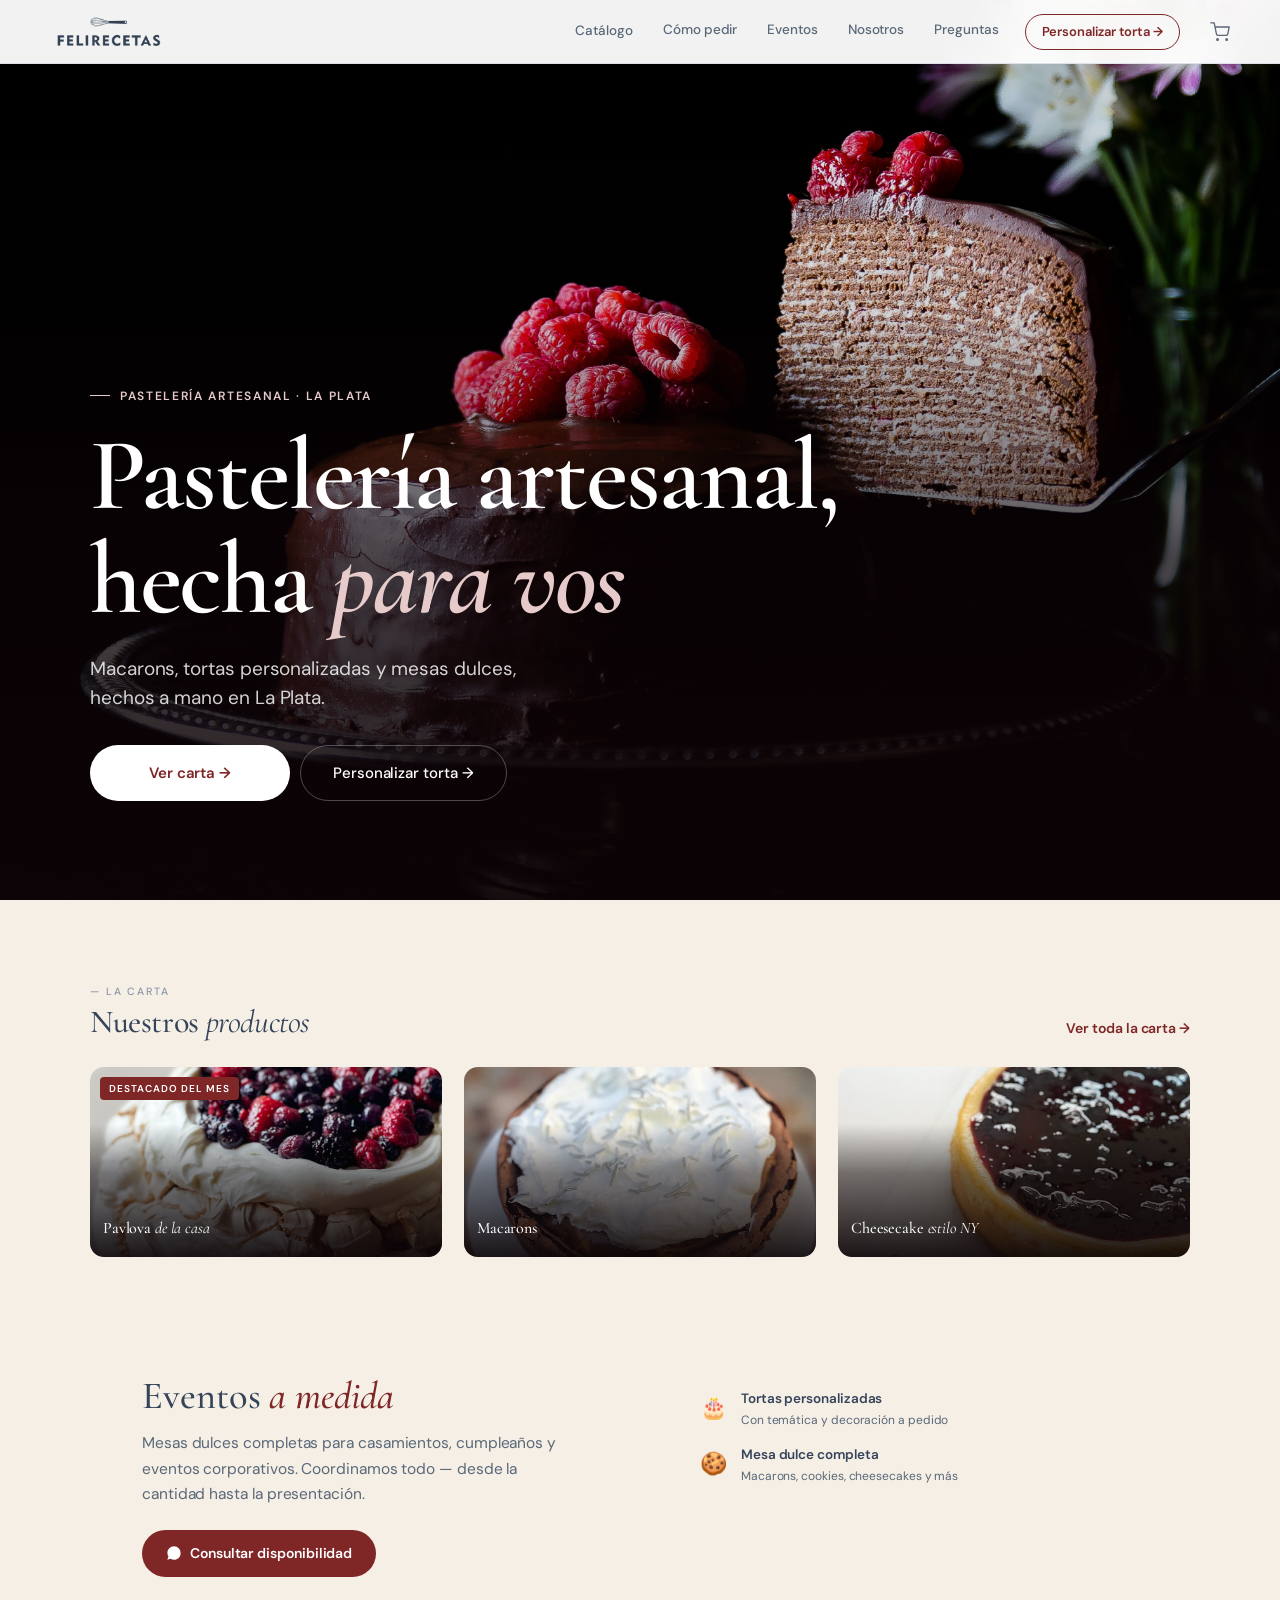
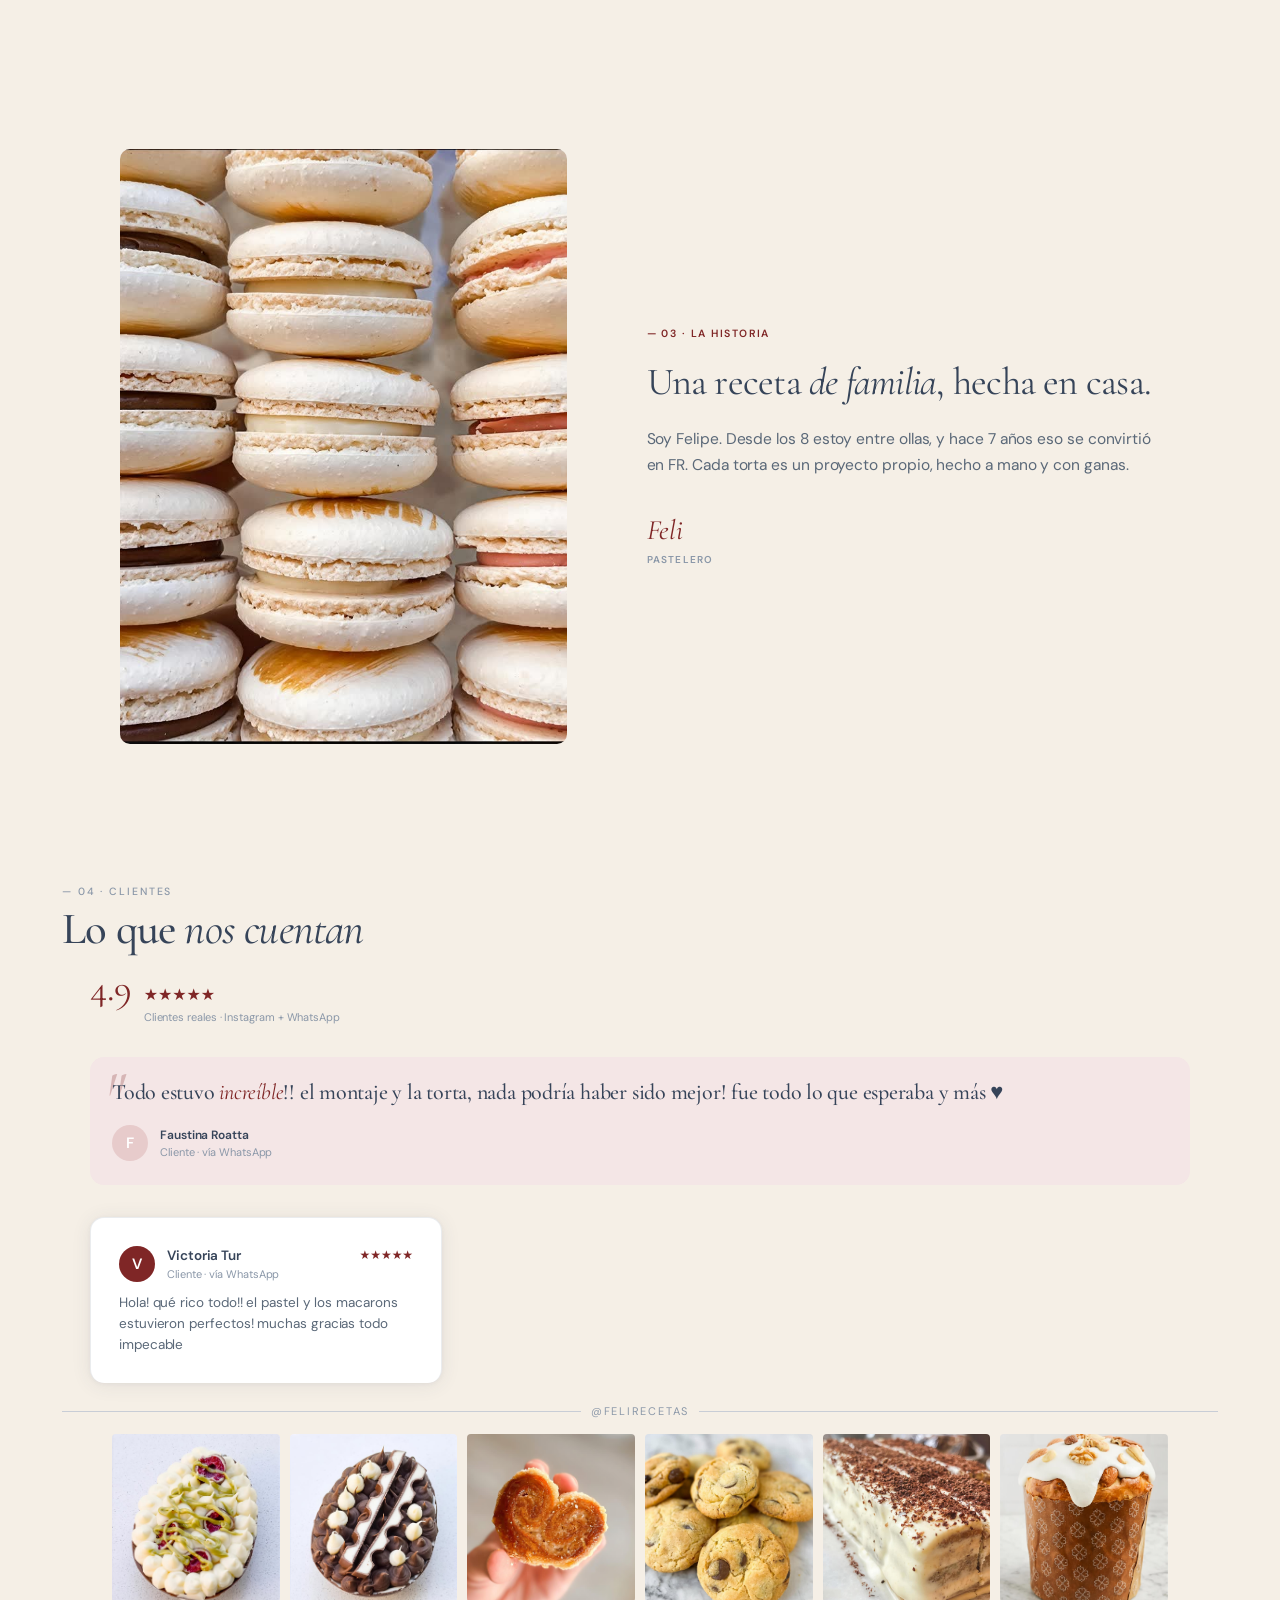
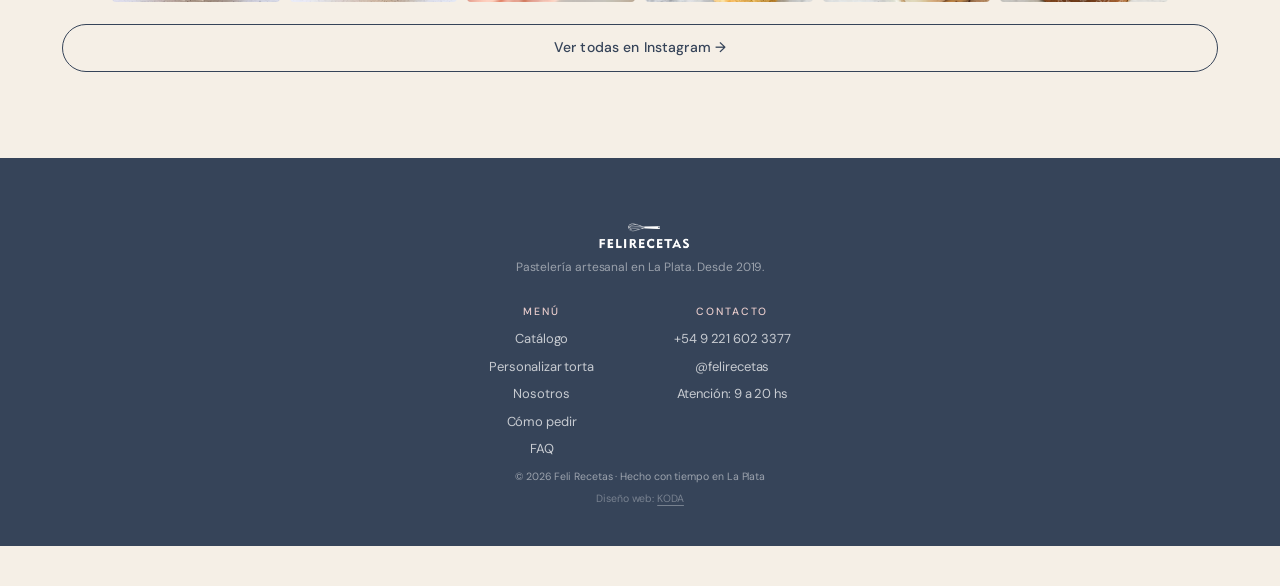
<file: index.html>
<!doctype html>
<html lang="es">
<head>
  <meta charset="utf-8"/>
  <script>document.documentElement.dataset.palette='v2';</script>
  <meta name="viewport" content="width=device-width,initial-scale=1"/>
  <title>Feli Recetas · Pastelería artesanal en La Plata</title>
  <meta name="description" content="Pastelería artesanal en La Plata. Macarons, tortas personalizadas, cheesecakes y más. Pedidos por WhatsApp con 48hs de anticipación."/>
  <meta name="theme-color" content="#EFEFEF"/>

  <!-- Open Graph / WhatsApp preview -->
  <meta property="og:type"        content="website"/>
  <meta property="og:url"         content="https://felirecetas.vercel.app/"/>
  <meta property="og:title"       content="Feli Recetas · Pastelería artesanal en La Plata"/>
  <meta property="og:description" content="Pastelería de cocina chica en La Plata. Macarons, tortas personalizadas, cheesecakes y más. Pedidos por WhatsApp con 48hs de anticipación."/>
  <meta property="og:image"       content="https://felirecetas.vercel.app/split-hero.jpg"/>
  <meta property="og:image:width"  content="1200"/>
  <meta property="og:image:height" content="630"/>

  <link rel="preconnect" href="https://fonts.googleapis.com"/>
  <link rel="preconnect" href="https://fonts.gstatic.com" crossorigin/>
  <link href="https://fonts.googleapis.com/css2?family=Cormorant+Garamond:ital,wght@0,400;0,500;0,600;1,400;1,500&family=DM+Sans:wght@400;500;600&family=Instrument+Serif:ital@0;1&display=swap" rel="stylesheet"/>
  <link rel="stylesheet" href="styles.css"/>
  <link rel="stylesheet" href="mag.css"/>
  <style>
    /* ── Draft resume banner ── */
    #draft-banner {
      display: none;
      animation: draftSlideDown .25s ease;
    }
    @keyframes draftSlideDown {
      from { transform: translateY(-10px); opacity: 0; }
      to   { transform: translateY(0);     opacity: 1; }
    }
    .draft-banner-inner {
      background: #FFFFFF;
      border: 1px solid rgba(54,68,89,.13);
      border-left: 3px solid #7F2626;
      border-radius: 10px;
      padding: 10px 12px;
      display: flex;
      align-items: center;
      gap: 10px;
      box-shadow: 0 4px 18px rgba(54,68,89,.13);
      pointer-events: auto;
      max-width: 430px;
      margin: 0 auto;
    }
    .draft-icon {
      flex-shrink: 0;
      width: 34px; height: 34px;
      background: rgba(127,38,38,.08);
      border-radius: 8px;
      display: flex; align-items: center; justify-content: center;
    }
    .draft-info {
      flex: 1;
      min-width: 0;
    }
    .draft-title {
      font-family: 'DM Sans', sans-serif;
      font-size: 10px; font-weight: 600;
      letter-spacing: 0.8px; text-transform: uppercase;
      color: #7F2626; margin-bottom: 2px;
    }
    .draft-desc {
      font-family: 'DM Sans', sans-serif;
      font-size: 12px; color: rgba(54,68,89,.65);
      white-space: nowrap; overflow: hidden; text-overflow: ellipsis;
    }
    .draft-continue {
      font-family: 'DM Sans', sans-serif;
      font-size: 12px; font-weight: 500;
      color: #FFFFFF; background: #7F2626;
      text-decoration: none;
      padding: 0 13px; height: 32px; border-radius: 6px;
      display: flex; align-items: center;
      white-space: nowrap; flex-shrink: 0;
      transition: opacity .15s;
    }
    .draft-continue:hover { opacity: .85; }
    .draft-dismiss {
      background: none; border: none; cursor: pointer;
      padding: 5px; color: rgba(54,68,89,.32);
      flex-shrink: 0; display: flex; align-items: center;
      transition: color .15s;
    }
    .draft-dismiss:hover { color: rgba(54,68,89,.65); }


    /* Ejemplos modal → bottom sheet en mobile */
    @media (max-width: 767px) {
      #ejemplosModal {
        align-items: flex-end !important;
        padding: 0 !important;
      }
      #ejemplosModal > div {
        border-radius: 18px 18px 0 0 !important;
        max-height: 85vh !important;
        max-width: 100% !important;
        width: 100% !important;
      }
      #ejemplosModal > div > div:last-child {
        grid-template-columns: 1fr !important;
        padding: 16px 16px 32px !important;
        gap: 12px !important;
      }
    }

    /* ── Modal: descripción truncada ── */
    .pm-desc-clamp {
      display: -webkit-box;
      -webkit-line-clamp: 2;
      -webkit-box-orient: vertical;
      overflow: hidden;
    }
    .pm-desc-clamp.pm-desc-expanded {
      display: block;
      overflow: visible;
    }

    /* ── Badge pop al agregar al carrito ── */
    @keyframes badgePop {
      0%   { transform: scale(1); }
      35%  { transform: scale(1.65); }
      65%  { transform: scale(0.85); }
      100% { transform: scale(1); }
    }
    .badge-pop { animation: badgePop 0.38s cubic-bezier(0.34,1.56,0.64,1); }

    /* ── Producto modal — animaciones ── */
    @keyframes pmSheetUp {
      from { transform: translateY(100%); }
      to   { transform: translateY(0); }
    }
    @keyframes pmSheetDown {
      from { transform: translateY(0); }
      to   { transform: translateY(105%); }
    }
    #productModal.pm-open #productModalInner {
      animation: pmSheetUp 0.32s cubic-bezier(0.32, 0.72, 0, 1);
    }
    #productModalInner.pm-closing {
      animation: pmSheetDown 0.28s cubic-bezier(0.4, 0, 1, 1) forwards;
    }

    /* ═══ HERO FULL-BLEED ═══ */
    .hero-fullbleed {
      position: relative;
      height: 100vh !important;
      overflow: hidden;
      display: flex;
      flex-direction: column;
      justify-content: flex-end;
      background: #1c0f14 !important;
    }
    @supports (height: 100svh) {
      .hero-fullbleed { height: 100svh !important; }
    }
    .hero-bg {
      position: absolute;
      inset: 0;
      background-image: url('hero.jpg');
      background-size: cover;
      background-position: center 30%;
      animation: heroZoom 12s ease-out forwards;
      z-index: 0;
    }
    @keyframes heroZoom {
      from { transform: scale(1.04); }
      to   { transform: scale(1.00); }
    }
    .hero-fullbleed::before {
      content: '';
      position: absolute;
      inset: 0;
      background: linear-gradient(to top,
        rgba(12,3,6,.96)  0%,
        rgba(12,3,6,.72) 38%,
        rgba(12,3,6,.15) 65%,
        rgba(12,3,6,.04) 100%);
      z-index: 1;
    }
    /* Topbar flotante dentro del hero */
    .hero-topbar {
      position: absolute;
      top: 0; left: 0; right: 0;
      z-index: 3;
      display: flex;
      align-items: center;
      justify-content: space-between;
      padding: 20px 24px;
    }
    .hero-logo {
      font-family: 'Cormorant Garamond', serif;
      font-weight: 600;
      font-size: 20px;
      letter-spacing: .12em;
      text-transform: uppercase;
      color: #fff;
    }
    .hero-wa-pill {
      display: flex;
      align-items: center;
      gap: 6px;
      font-family: 'DM Sans', sans-serif;
      font-size: 12px;
      font-weight: 500;
      color: #fff;
      background: rgba(255,255,255,.14);
      backdrop-filter: blur(10px);
      -webkit-backdrop-filter: blur(10px);
      border: 1px solid rgba(255,255,255,.25);
      padding: 8px 16px;
      border-radius: 999px;
      text-decoration: none;
      transition: background .15s;
    }
    .hero-wa-pill:hover { background: rgba(255,255,255,.22); }
    /* Contenido inferior */
    .hero-content {
      position: relative;
      z-index: 2;
      padding: 0 24px 44px;
      animation: heroFadeUp .9s ease both;
      animation-delay: .2s;
    }
    @keyframes heroFadeUp {
      from { opacity: 0; transform: translateY(18px); }
      to   { opacity: 1; transform: translateY(0);    }
    }
    .hero-eyebrow {
      display: flex;
      align-items: center;
      gap: 10px;
      font-family: 'DM Sans', sans-serif;
      font-size: 10px;
      font-weight: 600;
      letter-spacing: .14em;
      text-transform: uppercase;
      color: var(--surface-dark-accent);
      margin-bottom: 12px;
    }
    .hero-eyebrow::before {
      content: '';
      display: block;
      width: 20px; height: 1px;
      background: var(--surface-dark-accent);
      flex-shrink: 0;
    }
    .hero-title {
      font-family: 'Cormorant Garamond', serif;
      font-weight: 600;
      font-size: clamp(38px, 11vw, 54px);
      line-height: 1.05;
      color: #FFFFFF;
      margin: 0 0 22px;
    }
    .hero-title em {
      font-style: italic;
      color: var(--surface-dark-accent);
    }
    /* Bajada del hero: solo desktop (en mobile no se muestra) */
    .hero-sub {
      display: none;
      font-family: 'DM Sans', sans-serif;
      font-size: 19px;
      line-height: 1.55;
      color: rgba(255,255,255,.82);
      max-width: 34ch;
      margin: 0 0 32px;
    }
    .hero-ctas {
      display: flex;
      flex-direction: column;
      gap: 10px;
    }
    .hero-btn-primary {
      display: flex; align-items: center; justify-content: center;
      font-family: 'DM Sans', sans-serif;
      font-size: 14px; font-weight: 600;
      color: #7F2626;
      background: #FFFFFF;
      border-radius: 999px;
      padding: 14px 24px;
      text-decoration: none;
      transition: opacity .15s;
    }
    .hero-btn-primary:hover { opacity: .88; }
    .hero-btn-secondary {
      display: flex; align-items: center; justify-content: center;
      font-family: 'DM Sans', sans-serif;
      font-size: 14px; font-weight: 500;
      color: #fff;
      background: transparent;
      border: 1px solid rgba(255,255,255,.28);
      border-radius: 999px;
      padding: 14px 24px;
      text-decoration: none;
      transition: background .15s;
    }
    .hero-btn-secondary:hover { background: rgba(255,255,255,.09); }
    @media (min-width: 768px) {
      .hero-ctas        { flex-direction: row; }
      .hero-btn-primary,
      .hero-btn-secondary { min-width: 200px; }
      .hero-topbar  { padding: 28px 50px; }
      .hero-logo    { font-size: 22px; }

      /* ── Desktop cinematográfico: contenido grande, en el tercio inferior, con aire ── */
      .hero-content {
        width: 100%;
        max-width: 1200px;
        margin: 0 auto;
        padding: 0 50px 11vh;
      }
      .hero-eyebrow { font-size: 12px; margin-bottom: 18px; }
      .hero-title {
        font-size: clamp(60px, 8vw, 104px);
        line-height: 1.02;
        letter-spacing: -.02em;
        max-width: 16ch;
        margin-bottom: 22px;
      }
      .hero-sub { display: block; }
      .hero-btn-primary,
      .hero-btn-secondary {
        padding: 16px 32px;
        font-size: 15px;
      }
    }
    /* ═══ FIN HERO ═══ */

    /* ── Vistas: main (inicio) vs catálogo ── */

    /* Cuando se muestra el catálogo: ocultar secciones principales */
    body.showing-catalogo #inicio,
    body.showing-catalogo #historia,
    body.showing-catalogo #eventos,
    body.showing-catalogo .cta-libre,
    body.showing-catalogo #como-pedir,
    body.showing-catalogo #testimonios,
    body.showing-catalogo #faq,
    body.showing-catalogo .final-cta,
    body.showing-catalogo .site-footer,
    body.showing-catalogo .page-bottom,
    body.showing-catalogo .personalizar-banner { display: none !important; }

    /* Cuando se muestra el inicio: ocultar catálogo */
    body:not(.showing-catalogo) #catalogo,
    body:not(.showing-catalogo) .cta-libre { display: none !important; }

    /* Padding-top en catálogo para compensar el header fijo */
    body.showing-catalogo #catalogo { padding-top: 56px !important; }
    @media (min-width: 768px) {
      body.showing-catalogo #catalogo { padding-top: 72px !important; }
    }

    /* ── Catálogo preview (solo desktop): oculto en mobile y dentro de las vistas ── */
    .catalogo-preview { display: none; }
    body.showing-catalogo #catalogo-preview,
    body.showing-comopedir #catalogo-preview,
    body.showing-faq #catalogo-preview { display: none !important; }
    @media (min-width: 768px) {
      body:not(.showing-catalogo):not(.showing-comopedir):not(.showing-faq) .catalogo-preview {
        display: block;
        padding: 84px 50px 0;
      }
      .cp-head {
        display: flex;
        justify-content: space-between;
        align-items: flex-end;
        margin-bottom: 28px;
      }
      .cp-viewall {
        font-family: var(--sans);
        font-size: 14px; font-weight: 600;
        color: var(--wine);
        text-decoration: none;
        white-space: nowrap;
        transition: opacity .15s;
      }
      .cp-viewall:hover { opacity: .7; }
      .cp-grid {
        display: grid;
        grid-template-columns: repeat(3, 1fr);
        gap: 22px;
      }
      .cp-grid .product-card .card-img { height: 260px !important; }
      .cp-grid .product-card .card-body .caption { display: block !important; }
    }

    /* ── Vista "Cómo pedir": sección fuera del scroll, aparece solo desde el menú ── */
    body.showing-comopedir #inicio,
    body.showing-comopedir #historia,
    body.showing-comopedir #eventos,
    body.showing-comopedir .cta-libre,
    body.showing-comopedir #catalogo,
    body.showing-comopedir #testimonios,
    body.showing-comopedir #faq,
    body.showing-comopedir .final-cta,
    body.showing-comopedir .site-footer,
    body.showing-comopedir .page-bottom,
    body.showing-comopedir .personalizar-banner { display: none !important; }

    /* "Cómo pedir" vive fuera del scroll principal: solo visible en su propia vista */
    body:not(.showing-comopedir) #como-pedir { display: none !important; }

    /* Padding-top para compensar el header fijo */
    body.showing-comopedir #como-pedir { padding-top: 76px !important; }
    @media (min-width: 768px) {
      body.showing-comopedir #como-pedir { padding-top: 96px !important; }
    }

    /* ── Vista "FAQ": sección fuera del scroll, aparece solo desde el menú ── */
    body.showing-faq #inicio,
    body.showing-faq #historia,
    body.showing-faq #eventos,
    body.showing-faq .cta-libre,
    body.showing-faq #catalogo,
    body.showing-faq #como-pedir,
    body.showing-faq #testimonios,
    body.showing-faq .final-cta,
    body.showing-faq .site-footer,
    body.showing-faq .page-bottom,
    body.showing-faq .personalizar-banner { display: none !important; }

    /* El FAQ vive fuera del scroll principal: solo visible en su propia vista */
    body:not(.showing-faq) #faq { display: none !important; }

    /* Padding-top para compensar el header fijo */
    body.showing-faq #faq { padding-top: 76px !important; }
    @media (min-width: 768px) {
      body.showing-faq #faq { padding-top: 96px !important; }
    }

    /* ── Topbar: siempre visible, color según posición ── */
    .topbar {
      position: fixed !important;
      top: 0; left: 0; right: 0;
      transition: background .25s ease, border-color .25s ease;
    }
    /* Hero: fondo negro/oscuro, íconos blancos */
    body .topbar.topbar-in-hero {
      background: rgba(10,4,6,.72);
      border-bottom: 1px solid rgba(255,255,255,.08);
    }
    body .topbar.topbar-in-hero .logo,
    body .topbar.topbar-in-hero .topbar-btn { color: rgba(255,255,255,.9); }
    /* Logo imagen: blanco sobre hero */
    body .topbar.topbar-in-hero .logo-img-mobile {
      filter: brightness(0) invert(1);
    }
    /* La topbar del hero (logo+WA original) sigue oculta */
    .hero-topbar { display: none !important; }
    /* Side menu: glassmorphism — adapta al fondo que haya detrás */
    .side-menu {
      background: rgba(0,0,0,.32) !important;
      backdrop-filter: blur(24px) saturate(160%) !important;
      -webkit-backdrop-filter: blur(24px) saturate(160%) !important;
      box-shadow: 0 0 40px rgba(0,0,0,.25) !important;
    }
    .side-menu .logo,
    .side-menu .topbar-btn { color: rgba(255,255,255,.9) !important; }
    .side-menu .menu-item-title { color: rgba(255,255,255,.92) !important; }
    .side-menu .caption,
    .side-menu .num { color: rgba(255,255,255,.45) !important; }
    .side-menu .menu-item { border-bottom-color: rgba(255,255,255,.1) !important; }
    .side-menu .menu-item:hover { background: rgba(255,255,255,.07) !important; }
    .side-menu hr.rule-soft { border-color: rgba(255,255,255,.1) !important; }
    .side-menu .side-menu-footer { border-top-color: rgba(255,255,255,.1) !important; }
    /* Banner "seguir personalizando": vive dentro del hero, no sigue al scrollear */
    #draft-banner {
      position: absolute !important;
      bottom: auto !important;
      top: 58px;
      left: 12px; right: 12px;
      z-index: 10;
      padding: 0;
      pointer-events: none;
    }
    /* Banner transparente oscuro (siempre dentro del hero) */
    #inicio .draft-banner-inner {
      background: rgba(10,4,6,.52);
      border: 1px solid rgba(255,255,255,.15);
      border-left: 3px solid var(--surface-dark-accent);
      box-shadow: none;
      margin: 0;
    }
    #inicio .draft-title   { color: var(--surface-dark-accent); }
    #inicio .draft-desc    { color: rgba(255,255,255,.65); }
    #inicio .draft-icon    { background: rgba(255,255,255,.10); }
    #inicio .draft-icon svg { stroke: var(--surface-dark-accent); }
    #inicio .draft-dismiss { color: rgba(255,255,255,.4); }
    #inicio .draft-continue { background: rgba(255,255,255,.18); color: #fff; }
    /* ── Split-header (desktop): fixed, oculto durante el hero ── */
    .split-header {
      position: fixed !important;
      left: 0; right: 0; top: 0; width: 100%; box-sizing: border-box;
      transform: translateY(-100%) !important;
      opacity: 0 !important;
      pointer-events: none !important;
      transition: transform .3s ease, opacity .25s ease !important;
    }
    .split-header.nav-visible {
      transform: translateY(0) !important;
      opacity: 1 !important;
      pointer-events: auto !important;
    }
    /* ── Tabbar: ocultar durante el hero ── */
    .tabbar {
      transition: transform .35s cubic-bezier(.34,1.4,.64,1), opacity .25s ease;
    }
    .tabbar.nav-hidden {
      transform: translateX(-50%) translateY(110%) !important;
      opacity: 0;
      pointer-events: none;
    }
    /* Desktop: tabbar siempre visible como header */
    @media (min-width: 768px) {
      .tabbar.nav-hidden {
        transform: none !important;
        opacity: 1 !important;
        pointer-events: auto !important;
      }
    }

    /* WA FAB sube cuando el banner está activo */
    @media (max-width: 767px) {
      /* En mobile la tab "Pedir" ya cubre el CTA de WhatsApp — ocultamos el FAB para no duplicar */
      .whatsapp-fab {
        display: none !important;
      }
      .whatsapp-fab.draft-lifted {
        bottom: 150px;
      }
      .whatsapp-fab.hero-visible {
        opacity: 0;
        visibility: hidden;
        pointer-events: none;
      }
    }

    /* Espacio para que el tabbar no tape el último producto */
    .products-grid { padding-bottom: 100px !important; }

    /* ── Catalog cards: gradient overlay design ── */

    /* Alturas */
    .product-card-big .card-img                 { height: 280px !important; }
    .product-card:not(.product-card-big) .card-img { height: 190px !important; }

    /* Degradado oscuro en la parte de abajo de cada foto */
    .product-card .card-img::after {
      content: '';
      position: absolute;
      inset: 0;
      background: linear-gradient(
        to top,
        rgba(10,4,6,.92) 0%,
        rgba(10,4,6,.52) 44%,
        transparent 70%
      );
      pointer-events: none;
      z-index: 0;
    }

    /* Card: el body flota encima de la imagen */
    .product-card { position: relative !important; border: none !important; }
    .product-card .card-body {
      position: absolute;
      bottom: 0; left: 0; right: 0;
      padding: 10px 13px 14px;
      z-index: 2;
    }

    /* Textos en blanco */
    .product-card .card-body .h3            { color: #fff !important; font-size: 16px; line-height: 1.2; }
    .product-card-big .card-body .h3        { font-size: 20px !important; }
    .product-card .card-body .caption       { color: rgba(255,255,255,.70) !important; margin-top: 3px; }
    .product-card .card-body .price-serif   { color: rgba(255,255,255,.95) !important; font-size: 14px; }
    .product-card-big .card-body .price-serif { font-size: 17px !important; }
    .product-card .card-row                 { margin-top: 5px; }

    /* Ocultar botón "Ver detalles" — toda la card es el CTA */
    .product-card .card-row > span:last-child { display: none !important; }

    /* En cards pequeñas ocultar descripción (poco espacio) */
    .product-card:not(.product-card-big) .card-body .caption { display: none !important; }

    /* Badge queda encima del degradado */
    .product-card .card-img .chip-tag { z-index: 3; }

    /* ── Hover lift en tarjetas (solo en dispositivos con cursor real) ── */
    @media (hover: hover) {
      .product-card {
        transition: transform .2s cubic-bezier(0.4,0,0.2,1),
                    box-shadow .2s cubic-bezier(0.4,0,0.2,1);
      }
      .product-card:hover {
        transform: translateY(-5px);
        box-shadow: 0 12px 36px rgba(54,68,89,.22), 0 3px 10px rgba(54,68,89,.10);
      }
      .product-card:hover .card-img {
        filter: brightness(1.04);
        transition: filter .2s ease;
      }
    }

    /* ── Lightbox de galería ── */
    #lightbox {
      display: none;
      position: fixed;
      inset: 0;
      background: rgba(0,0,0,.88);
      z-index: 2000;
      align-items: center;
      justify-content: center;
      cursor: zoom-out;
      padding: 24px;
      box-sizing: border-box;
    }
    #lightbox.open { display: flex; }
    #lightbox img {
      max-width: 100%;
      max-height: 82vh;
      border-radius: 12px;
      object-fit: contain;
      box-shadow: 0 8px 40px rgba(0,0,0,.5);
      animation: lb-in .18s ease;
    }
    @keyframes lb-in {
      from { opacity: 0; transform: scale(.94); }
      to   { opacity: 1; transform: scale(1); }
    }
    .lightbox-close {
      position: fixed;
      top: 18px; right: 18px;
      width: 36px; height: 36px;
      border-radius: 50%;
      border: none;
      background: rgba(255,255,255,.15);
      color: #fff;
      font-size: 18px;
      line-height: 1;
      cursor: pointer;
      display: flex; align-items: center; justify-content: center;
    }
    .instagram-grid .cell {
      cursor: pointer;
      transition: opacity .18s;
    }
    .instagram-grid .cell:active { opacity: .75; }

    /* ── Card compartida: Cómo pedir + Eventos ── */
    .section-card {
      background: var(--surface-soft);
      border-radius: 16px;
      border-left: 4px solid var(--wine);
      overflow: hidden;
      margin: 0 22px;
    }
    #como-pedir,
    #eventos { --surface-soft: var(--c-white); }
    .eventos-badge {
      display: inline-block;
      background: var(--wine);
      color: #fff;
      font-family: var(--sans);
      font-size: 10px;
      font-weight: 700;
      letter-spacing: .1em;
      text-transform: uppercase;
      padding: 4px 10px;
      border-radius: 999px;
      white-space: nowrap;
      flex-shrink: 0;
    }

    /* ── Cómo pedir: toggle desplegable ── */
    .howto-toggle {
      display: flex;
      align-items: flex-start;
      justify-content: space-between;
      width: 100%;
      padding: 20px 20px 16px;
      background: none;
      border: none;
      cursor: pointer;
      text-align: left;
      gap: 12px;
    }
    .howto-toggle:focus-visible {
      outline: 2px solid var(--wine);
      outline-offset: 2px;
      border-radius: 2px;
    }
    .howto-toggle-text { flex: 1; min-width: 0; }
    .howto-pill {
      display: inline-block;
      margin-top: 10px;
      padding: 5px 12px;
      border-radius: 999px;
      border: 1.5px solid var(--wine);
      color: var(--wine);
      font-family: var(--sans);
      font-size: 12px;
      font-weight: 600;
      letter-spacing: .01em;
      line-height: 1;
      transition: background .2s, color .2s;
    }
    .howto-toggle[aria-expanded="true"] .howto-pill {
      background: var(--wine);
      color: #fff;
    }
    .howto-chevron {
      flex-shrink: 0;
      color: var(--wine);
      margin-top: 4px;
      transition: transform .35s cubic-bezier(.4,0,.2,1);
    }
    .howto-toggle[aria-expanded="true"] .howto-chevron {
      transform: rotate(180deg);
    }
    .howto-body {
      overflow: hidden;
      max-height: 0;
      transition: max-height .4s cubic-bezier(.4,0,.2,1);
    }
    .howto-body.open {
      max-height: 1200px;
    }

    /* ── Cómo pedir: tira simple de 3 pasos ── */
    .howto-strip {
      margin: 18px 22px 0;
      display: grid;
      gap: 12px;
    }
    .howto-strip-step {
      display: flex;
      align-items: flex-start;
      gap: 14px;
      padding: 15px 18px;
      background: var(--c-white);
      border-radius: 14px;
      border-left: 3px solid var(--wine);
    }
    .howto-strip-num {
      font-family: var(--serif);
      font-size: 22px;
      font-weight: 500;
      color: var(--wine);
      line-height: 1;
      flex-shrink: 0;
    }
    .howto-strip-text { display: flex; flex-direction: column; gap: 3px; }
    .howto-strip-text strong {
      font-family: var(--sans);
      font-size: 14.5px;
      font-weight: 600;
      color: var(--ink);
    }
    .howto-strip-text span {
      font-family: var(--sans);
      font-size: 13px;
      line-height: 1.45;
      color: var(--ink-2);
    }
    @media (min-width: 768px) {
      .howto-strip {
        grid-template-columns: repeat(3, 1fr);
        max-width: 1080px;
        margin: 24px auto 0;
        padding: 0 40px;
        gap: 20px;
      }
    }

    /* ── Historia (nueva) ── */
    #historia { margin: 0; padding: 0; }
    .hist-img { width: 100%; aspect-ratio: 4/3; overflow: hidden; }
    .hist-img img { width: 100%; height: 100%; object-fit: cover; object-position: center; display: block; }
    .hist-content {
      background: var(--surface-dark);
      padding: 36px 24px 44px;
    }
    .hist-eyebrow {
      font-family: var(--sans);
      font-size: 10.5px;
      font-weight: 600;
      letter-spacing: .14em;
      text-transform: uppercase;
      color: var(--surface-dark-ink-2);
      margin-bottom: 20px;
    }
    .hist-title {
      font-family: var(--serif);
      font-size: 42px;
      font-weight: 400;
      line-height: 1.08;
      color: var(--surface-dark-ink);
      margin: 0 0 24px;
      letter-spacing: -.02em;
    }
    .hist-title em { color: var(--surface-dark-accent); font-style: italic; }
    .hist-body {
      font-family: var(--sans);
      font-size: 14.5px;
      line-height: 1.72;
      color: var(--surface-dark-ink-2);
      margin: 0 0 34px;
    }
    .hist-author { display: flex; align-items: center; gap: 14px; }
    .hist-avatar {
      width: 46px; height: 46px; border-radius: 50%;
      background: var(--surface-dark-accent); color: var(--surface-dark);
      font-family: var(--serif); font-size: 14px; font-weight: 500;
      display: flex; align-items: center; justify-content: center;
      flex-shrink: 0; letter-spacing: .04em;
      overflow: hidden;
    }
    .hist-avatar img {
      width: 100%; height: 100%;
      object-fit: contain;
      transform: scale(2.08);
      transform-origin: center center;
    }
    .hist-author-name { font-family: var(--serif); font-size: 18px; color: var(--surface-dark-ink); line-height: 1.2; }
    .hist-author-role {
      font-family: var(--sans); font-size: 10px; font-weight: 600;
      letter-spacing: .12em; text-transform: uppercase; color: var(--surface-dark-ink-2); margin-top: 4px;
    }
    /* ── Modal de producto ── */
    .pm-right-panel { display: contents; } /* mobile: los hijos se comportan como hermanos directos */
    .pm-desktop-title { display: none; }   /* oculto en mobile */

    /* Desktop: split 50/50 — foto izquierda, detalles derecha */
    @media (min-width: 768px) {
      #productModal {
        align-items: center !important;
        padding: 24px !important;
      }
      #productModalInner {
        flex-direction: row !important;
        border-radius: 20px !important;
        max-width: 900px !important;
        max-height: 88vh !important;
        overflow: hidden !important;
        width: 100% !important;
      }
      /* La foto ocupa el lado izquierdo, cuadrada */
      #pmImg {
        flex: 0 0 420px !important;
        width: 420px !important;
        height: 100% !important;
        border-radius: 20px 0 0 20px !important;
        align-self: stretch !important;
      }
      /* Ocultar drag-handle pill y overlay-gradient en desktop */
      #pmImg > div:first-child,
      #pmImg > div:nth-child(2) { display: none !important; }
      /* El panel derecho ocupa el resto */
      .pm-right-panel {
        display: flex !important;
        flex-direction: column !important;
        flex: 1 !important;
        overflow: hidden !important;
        min-width: 0 !important;
      }
      /* Título del producto en el panel derecho */
      .pm-desktop-title {
        display: block !important;
        padding: 32px 28px 0 !important;
        font-family: var(--serif) !important;
        font-style: italic !important;
        font-size: 28px !important;
        line-height: 1.15 !important;
        color: var(--ink) !important;
        flex-shrink: 0 !important;
      }
      /* Body ocupa el espacio restante */
      #pmBody { padding: 16px 28px !important; }
      /* Footer alineado */
      #pmBody + div { padding: 14px 28px 28px !important; }
      /* Sin animación bottom-sheet en desktop */
      #productModal.pm-open #productModalInner { animation: none !important; }
      #productModalInner.pm-closing { animation: none !important; }
      /* Sombra centrada, no solo arriba */
      #productModalInner { box-shadow: 0 24px 80px rgba(0,0,0,.28) !important; }
    }

    /* ── Desktop: fondo crema + sin section-cards ── */
    @media (min-width: 768px) {
      body { background: #F5EFE6; }
      .section-card {
        background: transparent !important;
        border-left: none !important;
        border-radius: 0 !important;
        margin: 0 !important;
        box-shadow: none !important;
        overflow: visible !important;
        padding: 0 !important;
      }
      /* Ocultar párrafo intro de cómo pedir y también el howto-body padding wrapper */
      #como-pedir-body > div:first-child { display: none !important; }
    }
  </style>
</head>
<body class="has-mag-hero">

<div class="content-wrap">

  <!-- ░░ SIDE MENU ░░ -->
  <div class="menu-overlay" id="menuOverlay" onclick="closeMenu()"></div>

  <!-- ░░ LIGHTBOX ░░ -->
  <div id="lightbox" onclick="closeLightbox()">
    <img id="lightbox-img" alt="Foto de Feli Recetas">
    <button class="lightbox-close" onclick="closeLightbox();event.stopPropagation()" aria-label="Cerrar">✕</button>
  </div>
  <nav class="side-menu" id="sideMenu" aria-hidden="true">
    <div class="side-menu-head">
      <span class="logo"><img src="logoheader.png" alt="Feli Recetas" class="logo-img-sidemenu"></span>
      <button class="topbar-btn" onclick="closeMenu()" aria-label="Cerrar menú">
        <svg width="20" height="20" viewBox="0 0 20 20" fill="none" stroke="currentColor" stroke-width="1.5" stroke-linecap="round"><path d="M4 4l12 12M16 4L4 16"/></svg>
      </button>
    </div>
    <hr class="rule-soft" style="margin:0 20px"/>
    <div class="side-menu-body">
      <a href="#" class="menu-item" onclick="switchView('catalogo');closeMenu();return false;">
        <span class="eyebrow num">01</span>
        <div>
          <div class="menu-item-title">Catálogo</div>
          <div class="caption" style="margin-top:2px">Macarons · Tortas · Cookies</div>
        </div>
      </a>
      <a href="configurar.html" class="menu-item">
        <span class="eyebrow num">02</span>
        <div>
          <div class="menu-item-title">Personalizar una torta</div>
          <div class="caption" style="margin-top:2px">Configurador paso a paso</div>
        </div>
      </a>
      <a href="#" class="menu-item" onclick="switchView('comopedir');closeMenu();return false;">
        <span class="eyebrow num">03</span>
        <div>
          <div class="menu-item-title">Cómo pedir</div>
          <div class="caption" style="margin-top:2px">El proceso · 48hs mínimo</div>
        </div>
      </a>
      <a href="#historia" class="menu-item" onclick="closeMenu()">
        <span class="eyebrow num">04</span>
        <div>
          <div class="menu-item-title">Nuestra historia</div>
          <div class="caption" style="margin-top:2px">Desde 2019 · La Plata</div>
        </div>
      </a>
      <a href="#testimonios" class="menu-item" onclick="closeMenu()">
        <span class="eyebrow num">05</span>
        <div>
          <div class="menu-item-title">Testimonios</div>
        </div>
      </a>
      <a href="#" class="menu-item" onclick="switchView('faq');closeMenu();return false;">
        <span class="eyebrow num">06</span>
        <div>
          <div class="menu-item-title">Preguntas frecuentes</div>
        </div>
      </a>
      <a href="cart.html" class="menu-item">
        <span class="eyebrow num">07</span>
        <div>
          <div class="menu-item-title" style="display:flex;align-items:center;gap:8px">
            Mi carrito
            <span id="menu-cart-badge" style="display:none;min-width:18px;height:18px;padding:0 5px;background:var(--wine);color:#fff;font-family:var(--sans);font-size:10px;font-weight:700;border-radius:99px;line-height:18px;text-align:center;box-sizing:border-box"></span>
          </div>
          <div class="caption" style="margin-top:2px">Tus productos seleccionados</div>
        </div>
      </a>
    </div>
    <div class="side-menu-footer">
      <a href="https://wa.me/5492216023377?text=Hola%20Feli!%20Quiero%20hacer%20un%20pedido" target="_blank" class="btn btn-wine btn-block">
        <svg width="16" height="16" viewBox="0 0 24 24" fill="currentColor"><path d="M12.04 2C6.58 2 2.13 6.45 2.13 11.91c0 1.92.55 3.79 1.6 5.41L2 22l4.79-1.26a9.9 9.9 0 005.25 1.5c5.46 0 9.91-4.45 9.91-9.91S17.5 2 12.04 2zm5.78 14.16c-.25.71-1.42 1.36-2 1.45-.5.08-1.15.11-1.85-.12-.43-.14-.97-.32-1.67-.62-2.95-1.27-4.87-4.24-5.02-4.44-.15-.2-1.2-1.6-1.2-3.05 0-1.45.76-2.16 1.03-2.45.27-.3.59-.37.79-.37.2 0 .39 0 .57.01.18.01.42-.07.66.5.25.62.85 2.07.93 2.22.07.15.12.32.02.52-.1.2-.15.32-.3.5-.15.17-.32.39-.45.52-.15.15-.31.31-.13.62.17.3.78 1.28 1.67 2.07 1.15 1.02 2.11 1.34 2.42 1.49.31.15.49.13.67-.07.18-.2.78-.91.99-1.22.2-.31.4-.26.68-.15.27.1 1.72.81 2.02.96.3.15.49.22.57.35.07.13.07.74-.18 1.45z"/></svg>
        Pedir por WhatsApp
      </a>
      <div style="display:flex;justify-content:space-between;margin-top:14px;color:var(--ink-3);font-size:11px;">
        <span>@felirecetas</span>
        <span>La Plata, AR · desde 2019</span>
      </div>
    </div>
  </nav>

  <!-- ░░ HERO FULL-BLEED ░░ -->
  <section id="inicio" class="hero-fullbleed">

    <!-- Fondo con zoom sutil -->
    <div class="hero-bg"></div>

    <!-- Topbar flotante encima de la foto -->
    <div class="hero-topbar">
      <img src="logoheader.png" alt="Feli Recetas" class="hero-logo logo-img-hero">
      <a href="https://wa.me/5492216023377?text=Hola%20Feli!%20Quiero%20hacer%20un%20pedido" target="_blank" class="hero-wa-pill">
        <svg width="14" height="14" viewBox="0 0 24 24" fill="currentColor"><path d="M12.04 2C6.58 2 2.13 6.45 2.13 11.91c0 1.92.55 3.79 1.6 5.41L2 22l4.79-1.26a9.9 9.9 0 005.25 1.5c5.46 0 9.91-4.45 9.91-9.91S17.5 2 12.04 2zm5.78 14.16c-.25.71-1.42 1.36-2 1.45-.5.08-1.15.11-1.85-.12-.43-.14-.97-.32-1.67-.62-2.95-1.27-4.87-4.24-5.02-4.44-.15-.2-1.2-1.6-1.2-3.05 0-1.45.76-2.16 1.03-2.45.27-.3.59-.37.79-.37.2 0 .39 0 .57.01.18.01.42-.07.66.5.25.62.85 2.07.93 2.22.07.15.12.32.02.52-.1.2-.15.32-.3.5-.15.17-.32.39-.45.52-.15.15-.31.31-.13.62.17.3.78 1.28 1.67 2.07 1.15 1.02 2.11 1.34 2.42 1.49.31.15.49.13.67-.07.18-.2.78-.91.99-1.22.2-.31.4-.26.68-.15.27.1 1.72.81 2.02.96.3.15.49.22.57.35.07.13.07.74-.18 1.45z"/></svg>
        WhatsApp
      </a>
    </div>

    <!-- Contenido alineado al fondo -->
    <div class="hero-content">
      <div class="hero-eyebrow">Pastelería artesanal · La Plata</div>
      <h1 class="hero-title">Pastelería artesanal,<br>hecha <em>para vos</em></h1>
      <p class="hero-sub">Macarons, tortas personalizadas y mesas dulces, hechos a mano en La Plata.</p>
      <div class="hero-ctas">
        <a href="#" onclick="switchView('catalogo');return false;" class="hero-btn-primary">Ver carta →</a>
        <a href="configurar.html" class="hero-btn-secondary">Personalizar torta →</a>
      </div>
    </div>

    <!-- Banner "seguir personalizando": posición absoluta, no sigue al scrollear -->
    <div id="draft-banner">
      <div class="draft-banner-inner">
        <div class="draft-icon">
          <svg width="18" height="18" viewBox="0 0 22 20" fill="none" stroke="#7F2626" stroke-width="1.6" stroke-linecap="round" stroke-linejoin="round">
            <path d="M2 14c0-4 18-4 18 0l-1.5 5H3.5L2 14z"/>
            <path d="M7 14 Q11 9 15 14"/>
            <line x1="2" y1="14" x2="20" y2="14"/>
            <path d="M8 9 Q11 5.5 14 9"/>
          </svg>
        </div>
        <div class="draft-info">
          <div class="draft-title">Torta en progreso</div>
          <div class="draft-desc" id="draft-desc">—</div>
        </div>
        <a href="configurar.html" class="draft-continue">Seguir →</a>
        <button class="draft-dismiss" onclick="dismissDraft()" aria-label="Descartar borrador">
          <svg width="13" height="13" viewBox="0 0 13 13" fill="none" stroke="currentColor" stroke-width="2.2" stroke-linecap="round"><path d="M1.5 1.5l10 10M11.5 1.5l-10 10"/></svg>
        </button>
      </div>
    </div>

  </section>

  <!-- ░░ TOP BAR (mobile) ░░ -->
  <header class="topbar topbar-in-hero">
    <button class="topbar-btn topbar-hamburger" onclick="openMenu()" aria-label="Abrir menú">
      <svg width="20" height="20" viewBox="0 0 20 20" fill="none" stroke="currentColor" stroke-width="1.4" stroke-linecap="round">
        <path d="M3 6h14M3 10h14M3 14h14"/>
      </svg>
    </button>
    <a href="#" onclick="switchView('main');return false;" class="logo">
      <img src="logoheader.png" alt="Feli Recetas" class="logo-img-mobile">
    </a>
    <a href="cart.html" class="topbar-btn topbar-hamburger topbar-cart" aria-label="Ver carrito" style="position:relative">
      <svg width="20" height="20" viewBox="0 0 24 24" fill="none" stroke="currentColor" stroke-width="1.6" stroke-linecap="round" stroke-linejoin="round"><circle cx="9" cy="21" r="1"/><circle cx="20" cy="21" r="1"/><path d="M1 1h4l2.68 13.39a2 2 0 0 0 2 1.61h9.72a2 2 0 0 0 2-1.61L23 6H6"/></svg>
      <span id="cart-badge" style="display:none;position:absolute;top:-6px;right:-6px;min-width:16px;height:16px;padding:0 4px;background:var(--wine);color:#fff;font-family:var(--sans);font-size:10px;font-weight:700;border-radius:99px;line-height:16px;text-align:center;box-sizing:border-box"></span>
    </a>
  </header>

  <!-- ░░ HEADER EDITORIAL (desktop sticky) ░░ -->
  <header class="split-header">
    <a href="#" onclick="switchView('main');return false;" class="split-logo">FELIRECETAS</a>
    <nav class="split-nav">
      <a href="#" onclick="switchView('catalogo');return false;">Catálogo</a>
      <a href="configurar.html">Personalizar</a>
      <a href="#" onclick="switchView('comopedir');return false;">Cómo pedir</a>
      <a href="#historia">Nosotros</a>
      <a href="#" onclick="switchView('faq');return false;">FAQ</a>
    </nav>
    <a href="https://wa.me/5492216023377?text=Hola%20Feli!%20Quiero%20hacer%20un%20pedido" target="_blank" class="split-wa-btn">
      <svg width="15" height="15" viewBox="0 0 24 24" fill="currentColor"><path d="M12.04 2C6.58 2 2.13 6.45 2.13 11.91c0 1.92.55 3.79 1.6 5.41L2 22l4.79-1.26a9.9 9.9 0 005.25 1.5c5.46 0 9.91-4.45 9.91-9.91S17.5 2 12.04 2zm5.78 14.16c-.25.71-1.42 1.36-2 1.45-.5.08-1.15.11-1.85-.12-.43-.14-.97-.32-1.67-.62-2.95-1.27-4.87-4.24-5.02-4.44-.15-.2-1.2-1.6-1.2-3.05 0-1.45.76-2.16 1.03-2.45.27-.3.59-.37.79-.37.2 0 .39 0 .57.01.18.01.42-.07.66.5.25.62.85 2.07.93 2.22.07.15.12.32.02.52-.1.2-.15.32-.3.5-.15.17-.32.39-.45.52-.15.17-.32.39-.45.52-.15.15-.31.31-.13.62.17.3.78 1.28 1.67 2.07 1.15 1.02 2.11 1.34 2.42 1.49.31.15.49.13.67-.07.18-.2.78-.91.99-1.22.2-.31.4-.26.68-.15.27.1 1.72.81 2.02.96.3.15.49.22.57.35.07.13.07.74-.18 1.45z"/></svg>
      Pedir por WhatsApp
    </a>
  </header>

  <!-- ░░ CATÁLOGO PREVIEW (solo desktop) ░░ -->
  <section id="catalogo-preview" class="catalogo-preview">
    <div class="cp-head">
      <div>
        <div class="eyebrow">— La carta</div>
        <div class="h2" style="margin-top:4px">Nuestros <span class="serif-i">productos</span></div>
      </div>
      <a href="#" onclick="switchView('catalogo');return false;" class="cp-viewall">Ver toda la carta →</a>
    </div>
    <div class="cp-grid">
      <div class="card product-card" data-product="pavlova" onclick="openProduct('pavlova')" style="cursor:pointer">
        <div class="card-img" style="height:240px;position:relative;background-image:url('pavlova.jpg');background-size:cover;background-position:center">
          <span class="chip-tag">Destacado del mes</span>
        </div>
        <div class="card-body">
          <div class="h3">Pavlova <span class="serif-i">de la casa</span></div>
          <div class="caption" style="margin-top:2px">Merengue · crema chantilly · frutos rojos</div>
          <div class="card-row"><span class="price-serif">Consultar precio</span></div>
        </div>
      </div>
      <div class="card product-card" data-product="macarons" onclick="openProduct('macarons')" style="cursor:pointer">
        <div class="card-img" style="height:240px;position:relative;background-image:url('macarons.jpg');background-size:cover;background-position:center"></div>
        <div class="card-body">
          <div class="h3">Macarons</div>
          <div class="caption" style="margin-top:2px">Coquille de almendra · sabores de temporada</div>
          <div class="card-row"><span class="price-serif">Consultar precio</span></div>
        </div>
      </div>
      <div class="card product-card" data-product="cheesecake-ny" onclick="openProduct('cheesecake-ny')" style="cursor:pointer">
        <div class="card-img" style="height:240px;position:relative;background-image:url('cheesecake.jpg');background-size:cover;background-position:center"></div>
        <div class="card-body">
          <div class="h3">Cheesecake <span class="serif-i">estilo NY</span></div>
          <div class="caption" style="margin-top:2px">Base crocante · queso crema · frío</div>
          <div class="card-row"><span class="price-serif">Consultar precio</span></div>
        </div>
      </div>
    </div>
  </section>

  <!-- ░░ CÓMO PEDIR ░░ -->
  <section id="como-pedir" style="padding-top:60px">
    <div style="padding:0 22px 0">
      <div class="eyebrow">— El proceso</div>
      <div class="h1" style="margin-top:6px">¿Cómo <span class="serif-i">pedir</span>?</div>
      <p style="margin-top:12px;font-size:14px;line-height:1.6;color:var(--ink-2);max-width:520px">Trabajamos solo por encargo, así horneamos cada pieza el día anterior a la entrega. En tres pasos:</p>
    </div>
    <div class="howto-strip">
      <div class="howto-strip-step">
        <span class="howto-strip-num">01</span>
        <div class="howto-strip-text">
          <strong>Elegí</strong>
          <span>Del catálogo o personalizá tu torta paso a paso.</span>
        </div>
      </div>
      <div class="howto-strip-step">
        <span class="howto-strip-num">02</span>
        <div class="howto-strip-text">
          <strong>Escribime</strong>
          <span>Coordinamos los detalles por WhatsApp.</span>
        </div>
      </div>
      <div class="howto-strip-step">
        <span class="howto-strip-num">03</span>
        <div class="howto-strip-text">
          <strong>Reservá</strong>
          <span>Seña 50% · mínimo 48hs · retiro o envío.</span>
        </div>
      </div>
    </div>
  </section>

  <!-- ░░ EVENTOS POR WHATSAPP ░░ -->
  <section id="eventos" style="padding-top:24px">
    <div class="eventos-banner">
      <!-- Izquierda: copy -->
      <div class="eventos-copy">
        <h2 class="eventos-title">Eventos <em>a medida</em></h2>
        <p class="eventos-desc">Mesas dulces completas para casamientos, cumpleaños y eventos corporativos. Coordinamos todo — desde la cantidad hasta la presentación.</p>
        <a href="https://wa.me/5492216023377?text=Hola%20Feli!%20Quiero%20consultar%20por%20una%20mesa%20dulce%20para%20un%20evento%20%F0%9F%8E%82"
           target="_blank" class="eventos-btn">
          <svg width="16" height="16" viewBox="0 0 24 24" fill="currentColor"><path d="M12.04 2C6.58 2 2.13 6.45 2.13 11.91c0 1.92.55 3.79 1.6 5.41L2 22l4.79-1.26a9.9 9.9 0 005.25 1.5c5.46 0 9.91-4.45 9.91-9.91S17.5 2 12.04 2z"/></svg>
          Consultar disponibilidad
        </a>
      </div>
      <!-- Derecha: qué incluye -->
      <div class="eventos-items">
        <div class="eventos-item">
          <span class="eventos-item-icon">🎂</span>
          <div>
            <div class="eventos-item-title">Tortas personalizadas</div>
            <div class="eventos-item-sub">Con temática y decoración a pedido</div>
          </div>
        </div>
        <div class="eventos-item">
          <span class="eventos-item-icon">🍪</span>
          <div>
            <div class="eventos-item-title">Mesa dulce completa</div>
            <div class="eventos-item-sub">Macarons, cookies, cheesecakes y más</div>
          </div>
        </div>
      </div>
    </div>
  </section>

  <!-- ░░ HISTORIA ░░ -->
  <section id="historia" style="margin-top:60px">

    <!-- Separador de transición -->
    <div style="display:flex;align-items:center;gap:14px;padding:0 22px 28px">
      <hr style="flex:1;border:none;border-top:1px solid var(--rule)">
      <span style="font-family:var(--sans);font-size:10px;font-weight:700;letter-spacing:.16em;text-transform:uppercase;color:var(--ink-3);white-space:nowrap">Nuestra historia</span>
      <hr style="flex:1;border:none;border-top:1px solid var(--rule)">
    </div>

    <!-- Bloque unificado: foto + contenido -->
    <div style="margin:0 22px;border-radius:16px;overflow:hidden">
      <div class="hist-img">
        <img src="nosotros.jpg" alt="Feli Recetas · equipo">
      </div>
      <div class="hist-content">
        <div class="hist-eyebrow">— 03 · La historia</div>
        <h2 class="hist-title">Una receta <em>de familia</em>, hecha en casa.</h2>
        <p class="hist-body">Soy Felipe. Desde los 8 estoy entre ollas, y hace 7 años eso se convirtió en FR. Cada torta es un proyecto propio, hecho a mano y con ganas.</p>
        <div class="hist-author">
          <div class="hist-avatar"><img src="logo.png" alt="FR" style="width:100%;height:100%;object-fit:contain;"></div>
          <div>
            <div class="hist-author-name">Feli</div>
            <div class="hist-author-role">Pastelero</div>
          </div>
        </div>
      </div>
    </div>

  </section>

  <!-- ░░ CATÁLOGO ░░ -->
  <section id="catalogo" style="padding-top:60px">
    <div class="section-head" style="padding-top:16px">
      <div>
        <div class="eyebrow">— 02 · La carta</div>
        <div class="h2" style="margin-top:4px">Nuestros <span class="serif-i">productos</span></div>
      </div>
      <!-- Desktop only: descripción al lado del título -->
      <p class="catalog-desc-desktop">Todo se hornea a pedido. Precios de referencia para tamaño mediano; ajustamos según porciones.</p>
    </div>

    <!-- Filters -->
    <div class="filters-scroll" style="margin-top:12px">
      <span class="chip active" data-filter="todos">Todos</span>
      <span class="chip" data-filter="tortas">Tortas</span>
      <span class="chip" data-filter="chocolates">Chocolates</span>
      <span class="chip" data-filter="cheesecakes">Cheesecakes</span>
    </div>

    <!-- Featured big card -->
    <div class="featured-wrap" style="padding:0 22px 16px">
      <div class="card product-card product-card-big" data-cat="tortas" data-product="pavlova" onclick="openProduct('pavlova')" style="cursor:pointer">
        <div class="card-img img-placeholder wine" style="height:200px;position:relative;background-image:url('pavlova.jpg');background-size:cover;background-position:center">
          <span class="chip-tag">Destacado del mes</span>
        </div>
        <div class="card-body">
          <div class="h3">Pavlova <span class="serif-i">de la casa</span></div>
          <div class="caption" style="margin-top:2px">Merengue crujiente · crema chantilly · frutos rojos · 12/16/24 porciones</div>
          <div class="card-row">
            <span class="price-serif">Consultar precio</span>
            <span style="background:var(--wine);color:#fff;font-size:11px;font-weight:500;padding:5px 12px;border-radius:20px;font-family:var(--sans);white-space:nowrap">Ver detalles</span>
          </div>
        </div>
      </div>
    </div>

    <!-- Grid -->
    <div class="products-grid" id="productsGrid">

      <!-- Pavlova como card regular (solo visible en filtro "Tortas") -->
      <div id="pavlova-grid" class="card product-card" data-cat="tortas" data-product="pavlova" onclick="openProduct('pavlova')" style="cursor:pointer;display:none">
        <div class="card-img img-placeholder wine" style="height:130px;position:relative;background-image:url('pavlova.jpg');background-size:cover;background-position:center">
          <span class="chip-tag">Destacada</span>
        </div>
        <div class="card-body">
          <div class="h3" style="font-size:17px">Pavlova <span class="serif-i">de la casa</span></div>
          <div class="caption" style="margin-top:2px">Merengue · crema chantilly · frutos rojos</div>
          <div class="card-row">
            <span class="price-serif">Consultar precio</span>
          </div>
        </div>
      </div>

      <div class="card product-card" data-cat="chocolates" data-product="macarons" onclick="openProduct('macarons')" style="cursor:pointer">
        <div class="card-img img-placeholder cream" data-bg="nosotros.jpg" style="height:130px;position:relative;background-size:cover;background-position:center">

        </div>
        <div class="card-body">
          <div class="h3" style="font-size:17px">Macarons</div>
          <div class="caption" style="margin-top:2px">Caja x 6 · sabores variados</div>
          <div class="card-row">
            <span class="price-serif">Consultar precio</span>
            <span style="background:var(--wine);color:#fff;font-size:11px;font-weight:500;padding:5px 12px;border-radius:20px;font-family:var(--sans);white-space:nowrap">Ver detalles</span>
          </div>
        </div>
      </div>

      <div class="card product-card" data-cat="cheesecakes" data-product="cheesecake-ny" onclick="openProduct('cheesecake-ny')" style="cursor:pointer">
        <div class="card-img img-placeholder gold" data-bg="cheesecake.jpg" style="height:130px;position:relative;background-size:cover;background-position:center">
        </div>
        <div class="card-body">
          <div class="h3" style="font-size:17px">Cheesecake estilo NY</div>
          <div class="caption" style="margin-top:2px">Base crocante · queso crema · frío</div>
          <div class="card-row">
            <span class="price-serif">Consultar precio</span>
            <span style="background:var(--wine);color:#fff;font-size:11px;font-weight:500;padding:5px 12px;border-radius:20px;font-family:var(--sans);white-space:nowrap">Ver detalles</span>
          </div>
        </div>
      </div>

      <div class="card product-card" data-cat="tortas" data-product="red-velvet" onclick="openProduct('red-velvet')" style="cursor:pointer">
        <div class="card-img img-placeholder wine" data-bg="red-velvet.jpg" style="height:130px;position:relative;background-size:cover;background-position:center">

        </div>
        <div class="card-body">
          <div class="h3" style="font-size:17px">Red Velvet</div>
          <div class="caption" style="margin-top:2px">Bizcocho aterciopelado · queso crema</div>
          <div class="card-row">
            <span class="price-serif">Consultar precio</span>
            <span style="background:var(--wine);color:#fff;font-size:11px;font-weight:500;padding:5px 12px;border-radius:20px;font-family:var(--sans);white-space:nowrap">Ver detalles</span>
          </div>
        </div>
      </div>

      <div class="card product-card" data-cat="chocolates" data-product="cookies" onclick="openProduct('cookies')" style="cursor:pointer">
        <div class="card-img img-placeholder choc" data-bg="insta-cookies.jpg" style="height:130px;position:relative;background-size:cover;background-position:center">
          <span class="chip-tag">Desde x 6</span>
        </div>
        <div class="card-body">
          <div class="h3" style="font-size:17px">Cookies</div>
          <div class="caption" style="margin-top:2px">Chips de chocolate · base crujiente</div>
          <div class="card-row">
            <span class="price-serif">Consultar precio</span>
            <span style="background:var(--wine);color:#fff;font-size:11px;font-weight:500;padding:5px 12px;border-radius:20px;font-family:var(--sans);white-space:nowrap">Ver detalles</span>
          </div>
        </div>
      </div>

      <div class="card product-card" data-cat="tortas" data-product="key-lime-pie" onclick="openProduct('key-lime-pie')" style="cursor:pointer">
        <div class="card-img img-placeholder gold" data-bg="lemon-pie.jpg" style="height:130px;position:relative;background-size:cover;background-position:center">
        </div>
        <div class="card-body">
          <div class="h3" style="font-size:17px">Key lime pie</div>
          <div class="caption" style="margin-top:2px">Lima · merengue · base crujiente</div>
          <div class="card-row">
            <span class="price-serif">Consultar precio</span>
            <span style="background:var(--wine);color:#fff;font-size:11px;font-weight:500;padding:5px 12px;border-radius:20px;font-family:var(--sans);white-space:nowrap">Ver detalles</span>
          </div>
        </div>
      </div>

      <div class="card product-card" data-cat="chocolates" data-product="marquise" onclick="openProduct('marquise')" style="cursor:pointer">
        <div class="card-img img-placeholder choc" data-bg="brownie.jpg" style="height:130px;position:relative;background-size:cover;background-position:center">

        </div>
        <div class="card-body">
          <div class="h3" style="font-size:17px">Marquise de chocolate</div>
          <div class="caption" style="margin-top:2px">Semi-amargo · sin harina · tipo brownie</div>
          <div class="card-row">
            <span class="price-serif">Consultar precio</span>
            <span style="background:var(--wine);color:#fff;font-size:11px;font-weight:500;padding:5px 12px;border-radius:20px;font-family:var(--sans);white-space:nowrap">Ver detalles</span>
          </div>
        </div>
      </div>

      <div class="card product-card" data-cat="tortas" data-product="tarta-tofee" onclick="openProduct('tarta-tofee')" style="cursor:pointer">
        <div class="card-img img-placeholder cream" data-bg="tarta-tofee.jpg" style="height:130px;position:relative;background-size:cover;background-position:center;background-image:url('tarta-tofee.jpg')">

        </div>
        <div class="card-body">
          <div class="h3" style="font-size:17px">Tarta tipo toffee</div>
          <div class="caption" style="margin-top:2px">Caramelo · crema · base crujiente</div>
          <div class="card-row">
            <span class="price-serif">Consultar precio</span>
            <span style="background:var(--wine);color:#fff;font-size:11px;font-weight:500;padding:5px 12px;border-radius:20px;font-family:var(--sans);white-space:nowrap">Ver detalles</span>
          </div>
        </div>
      </div>


    </div><!-- /products-grid -->

    <!-- Personalizar banner -->
    <div id="personalizar" class="personalizar-banner" style="margin:16px 22px;background:var(--paper-2);border-radius:14px;border:1px solid var(--rule-soft);overflow:hidden">
      <div class="personalizar-banner-inner">
        <div class="personalizar-banner-text" style="padding:22px">
          <div class="eyebrow" style="color:var(--wine)">— Torta a medida</div>
          <div class="h3 serif" style="margin-top:6px">¿Querés una torta <span class="serif-i">tuya</span>?</div>
          <p class="caption" style="margin-top:6px;font-size:13px">Armá tu torta paso a paso — base, relleno, tamaño y decoración.</p>
          <div style="display:flex;gap:18px;margin-top:14px;flex-wrap:wrap">
            <a href="configurar.html" class="btn btn-wine">Personalizar torta →</a>
            <button onclick="openEjemplos()" class="btn btn-ghost" style="white-space:nowrap">No sé qué pedir, ver ejemplos →</button>
          </div>
        </div>
        <div class="personalizar-banner-img img-placeholder wine" data-bg="marquise-pers.jpg" style="background-size:cover;background-position:center">

          <div class="personalizar-preview-card">
            <div class="eyebrow" style="font-size:10px">— Resumen</div>
            <div style="margin-top:8px;font-size:13px;font-weight:500">Red Velvet · 16 porc.</div>
            <div style="font-size:12.5px;color:var(--ink-3);margin-top:2px">Queso crema · redonda</div>
            <div style="display:flex;justify-content:space-between;align-items:baseline;margin-top:10px;border-top:1px solid var(--rule-soft);padding-top:8px">
              <span class="caption" style="font-size:10.5px">Precio</span>
              <span class="serif" style="font-size:17px;color:var(--wine)">Consultar</span>
            </div>
          </div>
        </div>
      </div>
    </div>
  </section>

  <!-- CTA consulta libre -->
  <div class="cta-libre" style="padding:20px 22px 8px;text-align:center">
    <p style="font-size:13px;color:var(--ink-3);margin-bottom:10px">¿No encontrás lo que buscás?</p>
    <a href="https://wa.me/5492216023377?text=Hola%20Feli!%20Tengo%20una%20consulta" target="_blank" class="btn btn-ghost" style="font-size:13px">Contame tu idea por WhatsApp →</a>
  </div>

  <!-- ░░ TESTIMONIOS ░░ -->
  <section id="testimonios" style="padding-top:60px">
    <div style="padding:0 22px 0">
      <div class="eyebrow">— 04 · Clientes</div>
      <div class="h1" style="margin-top:6px">Lo que <span class="serif-i">nos cuentan</span></div>
    </div>

    <div class="rating-row">
      <div class="rating-big">4.9</div>
      <div>
        <div class="stars">★★★★★</div>
        <div class="caption" style="font-size:11px;margin-top:2px">Clientes reales · Instagram + WhatsApp</div>
      </div>
    </div>

    <!-- Featured quote -->
    <div class="quote-card">
      <span class="quote-mark">"</span>
      <p class="serif" style="font-size:22px;line-height:1.25;color:var(--ink);position:relative;margin:0">
        Todo estuvo <span class="serif-i" style="color:var(--wine)">increíble</span>!! el montaje y la torta, nada podría haber sido mejor! fue todo lo que esperaba y más ♥
      </p>
      <div style="display:flex;align-items:center;gap:12px;margin-top:18px">
        <div class="review-avatar" style="background:var(--rose);display:flex;align-items:center;justify-content:center;font-weight:600;font-size:15px;color:#fff;font-family:var(--sans)">F</div>
        <div>
          <div class="caption" style="color:var(--ink);font-weight:600;font-size:12px">Faustina Roatta</div>
          <div class="caption" style="font-size:11px">Cliente · vía WhatsApp</div>
        </div>
      </div>
    </div>

    <!-- Review list -->
    <div class="review-list">
      <div class="review-item" style="border-bottom:none">
        <div style="display:flex;align-items:center;gap:12px">
          <div class="review-avatar" style="background:var(--wine);display:flex;align-items:center;justify-content:center;font-weight:600;font-size:15px;color:#fff;font-family:var(--sans)">V</div>
          <div style="flex:1">
            <div style="display:flex;justify-content:space-between">
              <span style="font-weight:600;font-size:13.5px">Victoria Tur</span>
              <span style="color:var(--gold);font-size:12px">★★★★★</span>
            </div>
            <div class="caption" style="font-size:11px">Cliente · vía WhatsApp</div>
          </div>
        </div>
        <p style="font-size:13.5px;line-height:1.55;color:var(--ink-2);margin-top:10px">Hola! qué rico todo!! el pastel y los macarons estuvieron perfectos! muchas gracias todo impecable</p>
      </div>
    </div>

    <!-- Instagram grid -->
    <div style="padding:20px 22px 0">
      <div class="ornament">@felirecetas</div>
      <div class="instagram-grid" style="margin-top:14px">
        <div class="cell" data-bg="insta-huevo1.jpg" style="background-size:cover;background-position:center"></div>
        <div class="cell" data-bg="insta-huevo2.jpg" style="background-size:cover;background-position:center"></div>
        <div class="cell" data-bg="insta-hojaldre.jpg" style="background-size:cover;background-position:center"></div>
        <div class="cell" data-bg="insta-cookies.jpg" style="background-size:cover;background-position:center"></div>
        <div class="cell" data-bg="insta-tiramisu.jpg" style="background-size:cover;background-position:center"></div>
        <div class="cell" data-bg="insta-budin.jpg" style="background-size:cover;background-position:center"></div>
      </div>
    </div>
    <div style="padding:22px 22px 30px">
      <a href="https://instagram.com/felirecetas" target="_blank" class="btn btn-ghost btn-block">Ver todas en Instagram →</a>
    </div>
  </section>

  <!-- ░░ FAQ ░░ -->
  <section id="faq" style="padding-top:60px">
    <div style="padding:20px 22px 0">
      <div class="eyebrow">— 05 · Dudas</div>
      <div class="h1" style="margin-top:6px">Preguntas <span class="serif-i">frecuentes</span></div>
    </div>

    <div class="faq-layout">

    <!-- Desktop: columna izquierda con título y CTA (oculto en mobile) -->
    <div class="faq-help-box">
      <div class="eyebrow" style="color:var(--wine)">— Preguntas frecuentes</div>
      <div class="h1" style="margin-top:12px;line-height:1.1">Antes de<br><span class="serif-i">encargar</span></div>
      <p style="margin-top:18px;font-size:15px;line-height:1.6;color:var(--ink-2)">¿Tenés otra duda? Escribime y te respondo al toque.</p>
      <a href="https://wa.me/5492216023377" target="_blank" class="btn btn-wine" style="margin-top:28px;display:inline-flex;align-items:center;gap:8px;text-decoration:none">
        <svg width="16" height="16" viewBox="0 0 24 24" fill="currentColor"><path d="M12.04 2C6.58 2 2.13 6.45 2.13 11.91c0 1.92.55 3.79 1.6 5.41L2 22l4.79-1.26a9.9 9.9 0 005.25 1.5c5.46 0 9.91-4.45 9.91-9.91S17.5 2 12.04 2z"/></svg>
        Escribime
      </a>
    </div>

    <div class="faq-list">

      <div class="faq-item">
        <button class="faq-trigger" onclick="toggleFaq(this)">
          <span class="faq-q">¿Con cuánta anticipación tengo que pedir?</span>
          <span class="faq-icon">+</span>
        </button>
        <div class="faq-answer">Mínimo 48 hs para piezas del catálogo. Para tortas personalizadas, una semana ideal. Para eventos grandes (bodas, fiestas, corporativos) necesito <strong>más de una semana</strong> — así organizo bien los tiempos y cada pieza sale perfecta.</div>
      </div>

      <div class="faq-item">
        <button class="faq-trigger" onclick="toggleFaq(this)">
          <span class="faq-q">¿Hacen envíos?</span>
          <span class="faq-icon">+</span>
        </button>
        <div class="faq-answer">Hacemos envíos a <strong>City Bell, Gonnet, Villa Elisa y Zona Centro</strong>. El precio del envío varía según la distancia — consultame y te lo indico. También podés retirar en zona centro sin costo.</div>
      </div>

      <div class="faq-item">
        <button class="faq-trigger" onclick="toggleFaq(this)">
          <span class="faq-q">¿Cómo es el pago y la seña?</span>
          <span class="faq-icon">+</span>
        </button>
        <div class="faq-answer">Pedimos una seña del 50% para reservar la fecha. El resto lo abonás al retirar o antes de la entrega. Aceptamos transferencia, efectivo y Mercado Pago.</div>
      </div>

      <div class="faq-item">
        <button class="faq-trigger" onclick="toggleFaq(this)">
          <span class="faq-q">¿Los ingredientes son frescos?</span>
          <span class="faq-icon">+</span>
        </button>
        <div class="faq-answer">Sí, siempre. Trabajo con materias primas de calidad — manteca real, chocolate de cobertura, huevos frescos, frutas de temporada. Sin mezclas ni conservantes industriales.</div>
      </div>

    </div>

    </div><!-- /faq-layout -->
  </section>

  <div style="height:56px"></div>

  <!-- ░░ FOOTER ░░ -->
  <footer class="site-footer">
    <div class="footer-logo"><img src="logoheader.png" alt="Feli Recetas" class="logo-img-footer"></div>
    <p class="caption" style="margin-top:8px;color:rgba(255,255,255,.5)">Pastelería artesanal en La Plata. Desde 2019.</p>

    <div class="footer-cols">
      <div>
        <div class="footer-col-head">Menú</div>
        <div class="footer-col-list">
          <a href="#" onclick="switchView('catalogo');return false;">Catálogo</a>
          <a href="configurar.html">Personalizar torta</a>
          <a href="#historia">Nosotros</a>
          <a href="#" onclick="switchView('comopedir');return false;">Cómo pedir</a>
          <a href="#" onclick="switchView('faq');return false;">FAQ</a>
        </div>
      </div>
      <div>
        <div class="footer-col-head">Contacto</div>
        <div class="footer-col-list">
          <a href="https://wa.me/5492216023377" target="_blank">+54 9 221 602 3377</a>
          <a href="https://instagram.com/felirecetas" target="_blank">@felirecetas</a>
          <span>Atención: 9 a 20 hs</span>
        </div>
      </div>
    </div>

    <hr class="footer-rule"/>

    <p class="footer-copy">© 2026 Feli Recetas · Hecho con tiempo en La Plata</p>
    <p class="footer-copy" style="margin-top:6px;opacity:.45">Diseño web: <a href="https://kodagit.com" target="_blank" style="color:inherit;text-decoration:underline;text-underline-offset:3px">KODA</a></p>
  </footer>

  <div class="page-bottom"></div>
</div><!-- /content-wrap -->

<!-- WhatsApp FAB -->
<a href="https://wa.me/5492216023377?text=Hola%20Feli!%20Quiero%20hacer%20un%20pedido" target="_blank" class="whatsapp-fab" aria-label="WhatsApp">
  <svg width="26" height="26" viewBox="0 0 24 24" fill="#fff">
    <path d="M12.04 2C6.58 2 2.13 6.45 2.13 11.91c0 1.92.55 3.79 1.6 5.41L2 22l4.79-1.26a9.9 9.9 0 005.25 1.5c5.46 0 9.91-4.45 9.91-9.91S17.5 2 12.04 2zm5.78 14.16c-.25.71-1.42 1.36-2 1.45-.5.08-1.15.11-1.85-.12-.43-.14-.97-.32-1.67-.62-2.95-1.27-4.87-4.24-5.02-4.44-.15-.2-1.2-1.6-1.2-3.05 0-1.45.76-2.16 1.03-2.45.27-.3.59-.37.79-.37.2 0 .39 0 .57.01.18.01.42-.07.66.5.25.62.85 2.07.93 2.22.07.15.12.32.02.52-.1.2-.15.32-.3.5-.15.17-.32.39-.45.52-.15.15-.31.31-.13.62.17.3.78 1.28 1.67 2.07 1.15 1.02 2.11 1.34 2.42 1.49.31.15.49.13.67-.07.18-.2.78-.91.99-1.22.2-.31.4-.26.68-.15.27.1 1.72.81 2.02.96.3.15.49.22.57.35.07.13.07.74-.18 1.45z"/>
  </svg>
</a>


<!-- Tab bar -->
<nav class="tabbar" aria-label="Navegación principal">
  <a href="#" onclick="switchView('main');return false;" class="tabbar-logo">
    <img src="logoheader.png" alt="Feli Recetas">
  </a>

  <!-- Mobile tabs (visible solo en mobile) -->
  <button class="tab active mobile-tab" id="tab-home" onclick="goTo('inicio','tab-home')">
    <svg width="20" height="20" viewBox="0 0 20 20" fill="none" stroke="currentColor" stroke-width="1.4" stroke-linecap="round" stroke-linejoin="round"><path d="M3 9l7-6 7 6v8a1 1 0 01-1 1h-4v-5H8v5H4a1 1 0 01-1-1V9z"/></svg>
    <span>Inicio</span>
    <div class="dot"></div>
  </button>
  <button class="tab mobile-tab" id="tab-catalogo" onclick="switchView('catalogo')">
    <svg width="20" height="20" viewBox="0 0 20 20" fill="none" stroke="currentColor" stroke-width="1.4" stroke-linecap="round"><rect x="3" y="4" width="6" height="6" rx="1"/><rect x="11" y="4" width="6" height="6" rx="1"/><rect x="3" y="11" width="6" height="6" rx="1"/><rect x="11" y="11" width="6" height="6" rx="1"/></svg>
    <span>Catálogo</span>
  </button>
  <button class="tab mobile-tab" id="tab-personalizar" onclick="window.location.href='configurar.html'">
    <svg width="20" height="20" viewBox="0 0 20 20" fill="none" stroke="currentColor" stroke-width="1.4" stroke-linecap="round" stroke-linejoin="round"><path d="M15 2l3 3-10 10H5v-3L15 2z"/><path d="M13 4l3 3"/><path d="M5 17h10"/></svg>
    <span>Personalizar</span>
  </button>
  <button class="tab mobile-tab" id="tab-pedir" onclick="window.open('https://wa.me/5492216023377?text=Hola%20Feli!%20Quiero%20hacer%20un%20pedido','_blank')">
    <svg width="20" height="20" viewBox="0 0 20 20" fill="none" stroke="currentColor" stroke-width="1.4" stroke-linecap="round"><path d="M4 6h12l-1.5 8.5a1.5 1.5 0 01-1.5 1.3H7a1.5 1.5 0 01-1.5-1.3L4 6z"/><path d="M7 6V4.5a3 3 0 016 0V6"/></svg>
    <span>Pedir</span>
  </button>

  <!-- Desktop nav links (visible solo en desktop) -->
  <div class="desktop-nav" id="desktopNav">
    <button class="dnav-link" data-section="catalogo">Catálogo</button>
    <a class="dnav-link" href="#" data-section="como-pedir">Cómo pedir</a>
    <a class="dnav-link" href="#eventos" data-section="eventos">Eventos</a>
    <a class="dnav-link" href="#historia" data-section="historia">Nosotros</a>
    <a class="dnav-link" href="#" data-section="faq">Preguntas</a>
  </div>

  <!-- Desktop CTA: Personalizar torta -->
  <a href="configurar.html" class="dnav-cta">Personalizar torta →</a>

  <a href="cart.html" class="tabbar-cart-btn" aria-label="Ver carrito">
    <svg width="20" height="20" viewBox="0 0 24 24" fill="none" stroke="currentColor" stroke-width="1.6" stroke-linecap="round" stroke-linejoin="round"><circle cx="9" cy="21" r="1"/><circle cx="20" cy="21" r="1"/><path d="M1 1h4l2.68 13.39a2 2 0 002 1.61h9.72a2 2 0 002-1.61L23 6H6"/></svg>
    <span id="tabbar-cart-badge" style="display:none;position:absolute;top:8px;right:6px;background:var(--wine);color:#fff;font-size:10px;font-weight:700;min-width:17px;height:17px;border-radius:999px;display:none;align-items:center;justify-content:center;padding:0 4px;line-height:1"></span>
  </a>
</nav>

<!-- ░░ PRODUCT MODAL ░░ -->
<div id="productModal" style="display:none;position:fixed;inset:0;z-index:1000;background:rgba(30,20,15,.65);backdrop-filter:blur(4px);align-items:flex-end;justify-content:center;padding:0" onclick="if(event.target===this)closeProduct()">
  <div id="productModalInner" style="background:var(--paper);border-radius:18px 18px 0 0;max-width:560px;width:100%;max-height:92vh;overflow-y:hidden;box-shadow:0 -8px 60px rgba(0,0,0,.25);display:flex;flex-direction:column">

    <!-- Image -->
    <div id="pmImg" class="img-placeholder wine" style="height:240px;border-radius:18px 18px 0 0;position:relative;flex-shrink:0;overflow:hidden">

      <!-- Drag handle pill -->
      <div style="position:absolute;top:10px;left:0;right:0;display:flex;justify-content:center;pointer-events:none;z-index:3">
        <div style="width:38px;height:4px;border-radius:99px;background:rgba(255,255,255,.45)"></div>
      </div>

      <!-- Gradiente + nombre del producto -->
      <div style="position:absolute;bottom:0;left:0;right:0;padding:14px 20px 18px;background:linear-gradient(to top,rgba(0,0,0,.82) 0%,rgba(0,0,0,.44) 42%,transparent 72%);pointer-events:none;z-index:2">
        <div id="pmImgEyebrow" style="display:none"></div>
        <div id="pmImgTitle" style="font-family:var(--serif);font-style:italic;font-size:26px;color:#fff;line-height:1.1"></div>
      </div>

      <span id="pmImgLabel" class="img-label"></span>
      <button onclick="closeProduct()" style="position:absolute;top:14px;right:14px;background:rgba(255,255,255,.92);border:none;border-radius:50%;width:34px;height:34px;display:flex;align-items:center;justify-content:center;cursor:pointer;color:#1a0f0a;box-shadow:0 2px 12px rgba(0,0,0,.25);backdrop-filter:blur(6px);-webkit-backdrop-filter:blur(6px);z-index:4">
        <svg width="16" height="16" viewBox="0 0 20 20" fill="none" stroke="currentColor" stroke-width="2" stroke-linecap="round"><path d="M4 4l12 12M16 4L4 16"/></svg>
      </button>
    </div>

    <!-- Panel derecho (body + footer) — en desktop se pone al lado de la foto -->
    <div class="pm-right-panel">

    <!-- Título del producto — solo visible en desktop (en mobile va sobre la foto) -->
    <div id="pmDesktopTitle" class="pm-desktop-title"></div>

    <!-- Body (scrollable) -->
    <div id="pmBody" style="padding:16px 22px 16px;flex:1;overflow-y:auto;min-height:0;overscroll-behavior:contain">
      <p id="pmDesc" class="pm-desc-clamp" style="font-size:14px;line-height:1.6;color:var(--ink-2)"></p>
      <button id="pmDescToggle" onclick="togglePmDesc()" style="font-family:var(--sans);font-size:12px;color:var(--wine);background:none;border:none;cursor:pointer;padding:3px 0 0;display:block">Leer más ↓</button>

      <!-- Tags -->
      <div id="pmTags" style="display:flex;flex-wrap:wrap;gap:6px;margin-top:12px"></div>

      <!-- Size selector -->
      <div style="margin-top:22px">
        <div style="font-size:12px;text-transform:uppercase;letter-spacing:.12em;color:var(--ink-3);font-weight:500;margin-bottom:10px">Tamaño</div>
        <div id="pmSizes" style="display:grid;grid-template-columns:repeat(3,1fr);gap:8px"></div>
      </div>

    </div>

    <!-- Footer sticky: precio + CTAs — siempre visible -->
    <div style="flex-shrink:0;padding:14px 22px 28px;border-top:1px solid var(--rule-soft);background:var(--paper)">
      <div style="display:flex;align-items:baseline;justify-content:space-between;margin-bottom:14px">
        <div class="caption" style="font-size:11px">Precio</div>
        <div id="pmPrice" class="serif" style="font-size:22px;color:var(--wine)">Consultar precio</div>
      </div>
      <div style="display:flex;flex-direction:column;gap:9px">
        <button id="pmAddCart" onclick="addToCart()" class="btn btn-wine" style="display:flex;align-items:center;justify-content:center;gap:8px;padding:13px 20px;font-size:14px;width:100%;border-radius:10px;border:none;cursor:pointer">
          <svg width="16" height="16" viewBox="0 0 24 24" fill="none" stroke="currentColor" stroke-width="2.2" stroke-linecap="round" stroke-linejoin="round"><circle cx="9" cy="21" r="1"/><circle cx="20" cy="21" r="1"/><path d="M1 1h4l2.68 13.39a2 2 0 0 0 2 1.61h9.72a2 2 0 0 0 2-1.61L23 6H6"/></svg>
          Agregar al carrito
        </button>
        <a id="pmCta" href="#" target="_blank" class="btn" style="display:flex;align-items:center;justify-content:center;gap:8px;padding:11px 20px;font-size:13.5px;background:transparent;color:var(--wine);border:1.5px solid var(--wine);border-radius:10px">
          <svg width="15" height="15" viewBox="0 0 24 24" fill="currentColor"><path d="M12.04 2C6.58 2 2.13 6.45 2.13 11.91c0 1.92.55 3.79 1.6 5.41L2 22l4.79-1.26a9.9 9.9 0 005.25 1.5c5.46 0 9.91-4.45 9.91-9.91S17.5 2 12.04 2z"/></svg>
          Encargar directo por WhatsApp
        </a>
      </div>
    </div>

    </div><!-- /pm-right-panel -->
  </div>
</div>

<!-- ░░ EJEMPLOS MODAL ░░ -->
<div id="ejemplosModal" style="display:none;position:fixed;inset:0;z-index:1000;background:rgba(30,20,15,.65);backdrop-filter:blur(4px);align-items:center;justify-content:center;padding:20px">
  <div style="background:var(--paper);border-radius:16px;max-width:860px;width:100%;max-height:90vh;overflow-y:auto;box-shadow:0 24px 80px rgba(0,0,0,.3)">
    <!-- Header -->
    <div style="display:flex;justify-content:space-between;align-items:flex-start;padding:28px 28px 0">
      <div>
        <div class="eyebrow">— Bases populares</div>
        <div class="h2" style="margin-top:6px;font-size:26px">Empezá desde un ejemplo</div>
        <p class="caption" style="margin-top:6px;font-size:12.5px;color:var(--ink-2)">Elegí una base y la abrimos en el configurador — podés cambiar todo.</p>
      </div>
      <button onclick="closeEjemplos()" style="background:none;border:none;cursor:pointer;padding:4px;color:var(--ink-3);flex-shrink:0;margin-top:4px" aria-label="Cerrar">
        <svg width="22" height="22" viewBox="0 0 20 20" fill="none" stroke="currentColor" stroke-width="1.5" stroke-linecap="round"><path d="M4 4l12 12M16 4L4 16"/></svg>
      </button>
    </div>
    <!-- Cards grid -->
    <div style="display:grid;grid-template-columns:repeat(auto-fill,minmax(280px,1fr));gap:16px;padding:22px 28px 28px">

      <!-- 1 · Cumple clásico -->
      <div class="card" style="overflow:hidden;border-radius:10px">
        <div style="height:120px;position:relative;background:url('ejemplo-cumple.jpg') center/cover;border-radius:10px 10px 0 0">
          <span class="chip-tag" style="position:absolute;top:12px;left:12px">Popular</span>
        </div>
        <div style="padding:16px 18px 18px">
          <div style="font-family:var(--serif);font-size:18px;font-weight:500">La del cumple clásico</div>
          <div class="caption" style="margin-top:4px;color:var(--ink-2)">Red Velvet · Redonda · 12 porc. · Relleno: queso crema · Buttercream · Frutas frescas</div>
          <div style="display:flex;justify-content:space-between;align-items:baseline;margin-top:12px">
            <span style="font-family:var(--serif);font-style:italic;font-size:20px;color:var(--wine)">Consultar precio</span>
            <a href="configurar?base=Red+Velvet&relleno=Queso+crema&cobertura=Buttercream&porciones=12&deco=Frutas+frescas" class="btn btn-wine" style="font-size:12.5px;padding:8px 14px">Usar esta base →</a>
          </div>
        </div>
      </div>

      <!-- 2 · Evento grande -->
      <div class="card" style="overflow:hidden;border-radius:10px">
        <div style="height:120px;position:relative;background:url('ejemplo-evento.jpg') center/cover;border-radius:10px 10px 0 0">
          <span class="chip-tag" style="position:absolute;top:12px;left:12px">24 porc.</span>
        </div>
        <div style="padding:16px 18px 18px">
          <div style="font-family:var(--serif);font-size:18px;font-weight:500">La de evento grande</div>
          <div class="caption" style="margin-top:4px;color:var(--ink-2)">Chocolate intenso · Redonda · 24 porc. · Relleno: ganache chocolate · Ganache semi-amargo · Drip</div>
          <div style="display:flex;justify-content:space-between;align-items:baseline;margin-top:12px">
            <span style="font-family:var(--serif);font-style:italic;font-size:20px;color:var(--wine)">Consultar precio</span>
            <a href="configurar?base=Chocolate+intenso&relleno=Ganache+chocolate&cobertura=Ganache+semi-amargo&porciones=24&deco=Drip+de+chocolate" class="btn btn-wine" style="font-size:12.5px;padding:8px 14px">Usar esta base →</a>
          </div>
        </div>
      </div>

      <!-- 3 · Primaveral -->
      <div class="card" style="overflow:hidden;border-radius:10px">
        <div style="height:120px;position:relative;background:url('ejemplo-primaveral.jpg') center/cover;border-radius:10px 10px 0 0">
          <span class="chip-tag sage" style="position:absolute;top:12px;left:12px">Temporada</span>
        </div>
        <div style="padding:16px 18px 18px">
          <div style="font-family:var(--serif);font-size:18px;font-weight:500">La primaveral</div>
          <div class="caption" style="margin-top:4px;color:var(--ink-2)">Vainilla bourbon · Redonda · 12 porc. · Relleno: frutos rojos · Ganache choc. blanco · Frutas frescas</div>
          <div style="display:flex;justify-content:space-between;align-items:baseline;margin-top:12px">
            <span style="font-family:var(--serif);font-style:italic;font-size:20px;color:var(--wine)">Consultar precio</span>
            <a href="configurar?base=Vainilla+bourbon&relleno=Frutos+rojos&cobertura=Ganache+choc.+blanco&porciones=12&deco=Frutas+frescas" class="btn btn-wine" style="font-size:12.5px;padding:8px 14px">Usar esta base →</a>
          </div>
        </div>
      </div>

      <!-- 4 · Cítrica -->
      <div class="card" style="overflow:hidden;border-radius:10px">
        <div style="height:120px;position:relative;background:url('ejemplo-singluten.jpg') center/cover;border-radius:10px 10px 0 0">
          <span class="chip-tag sage" style="position:absolute;top:12px;left:12px">Cítrica</span>
        </div>
        <div style="padding:16px 18px 18px">
          <div style="font-family:var(--serif);font-size:18px;font-weight:500">La cítrica fresca</div>
          <div class="caption" style="margin-top:4px;color:var(--ink-2)">Lemon poppy · Redonda · 12 porc. · Relleno: lemon curd · Buttercream · Frutas frescas</div>
          <div style="display:flex;justify-content:space-between;align-items:baseline;margin-top:12px">
            <span style="font-family:var(--serif);font-style:italic;font-size:20px;color:var(--wine)">Consultar precio</span>
            <a href="configurar?base=Lemon+poppy&relleno=Lemon+curd&cobertura=Buttercream&porciones=12&deco=Frutas+frescas" class="btn btn-wine" style="font-size:12.5px;padding:8px 14px">Usar esta base →</a>
          </div>
        </div>
      </div>

    </div>
  </div>
</div>

<script>
  // ── Nav scroll spy ──
  (function() {
    var navLinks = document.querySelectorAll('.split-nav a');
    var sections = [];

    navLinks.forEach(function(a) {
      var id = a.dataset.section || (a.getAttribute('href').startsWith('#') ? a.getAttribute('href').slice(1) : null);
      if (id) {
        var el = document.getElementById(id);
        if (el) sections.push({ el: el, link: a });
      }
    });

    function update() {
      var headerH = 80;
      var threshold = window.innerHeight * 0.65;
      var best = null;

      sections.forEach(function(s) {
        var top = s.el.getBoundingClientRect().top - headerH;
        if (top <= threshold) {
          if (!best || top > best.top) best = { link: s.link, top: top };
        }
      });

      navLinks.forEach(function(a) { a.classList.remove('active'); });
      if (best) best.link.classList.add('active');
    }

    window.addEventListener('scroll', update, { passive: true });
    update();

    // Intercept desktop nav clicks
    navLinks.forEach(function(a) {
      a.addEventListener('click', function(e) {
        var href = a.getAttribute('href') || '';
        var id = a.dataset.section || (href.startsWith('#') && href.length > 1 ? href.slice(1) : null);
        if (!id) return; // href="#" con onclick propio — se maneja solo
        e.preventDefault();
        // Si estamos en catálogo, volvemos a inicio primero
        if (document.body.classList.contains('showing-catalogo')) {
          if (typeof switchView === 'function') switchView('main');
          setTimeout(function() {
            var el = document.getElementById(id);
            if (el) window.scrollTo({ top: el.getBoundingClientRect().top + window.scrollY - 88, behavior: 'smooth' });
          }, 100);
          return;
        }
        var el = document.getElementById(id);
        if (!el) return;
        window.scrollTo({ top: el.getBoundingClientRect().top + window.scrollY - 88, behavior: 'smooth' });
      });
    });
  })();

  // ── Menu ──
  function openMenu() {
    document.getElementById('sideMenu').classList.add('open');
    document.getElementById('menuOverlay').classList.add('open');
    document.getElementById('sideMenu').setAttribute('aria-hidden','false');
    document.body.style.overflow = 'hidden';
  }
  function closeMenu() {
    document.getElementById('sideMenu').classList.remove('open');
    document.getElementById('menuOverlay').classList.remove('open');
    document.getElementById('sideMenu').setAttribute('aria-hidden','true');
    document.body.style.overflow = '';
  }
  document.addEventListener('keydown', e => { if (e.key === 'Escape') closeMenu(); });

  // ── Cambio de vista: inicio ↔ catálogo ──
  function switchView(view) {
    const topbar      = document.querySelector('.topbar');
    const splitHeader = document.querySelector('.split-header');
    const tabbar      = document.querySelector('.tabbar');
    const fab         = document.querySelector('.whatsapp-fab');

    var VIEW_CLASS = { catalogo: 'showing-catalogo', comopedir: 'showing-comopedir', faq: 'showing-faq' };
    document.body.classList.remove('showing-catalogo', 'showing-comopedir', 'showing-faq');

    if (VIEW_CLASS[view]) {
      // Guardar posición de scroll antes de entrar a la vista
      sessionStorage.setItem('preCartScrollY', String(Math.round(window.scrollY)));
      document.body.classList.add(VIEW_CLASS[view]);
      setActiveTab(view === 'catalogo' ? 'tab-catalogo' : 'tab-home');
      if (topbar)      topbar.classList.remove('topbar-in-hero');
      if (splitHeader) splitHeader.classList.add('nav-visible');
      if (tabbar)      tabbar.classList.remove('nav-hidden');
      if (fab)         fab.classList.remove('hero-visible');
      window.scrollTo(0, 0);
    } else {
      setActiveTab('tab-home');
      // Restaurar posición de scroll al salir del catálogo
      var savedY = sessionStorage.getItem('preCartScrollY');
      sessionStorage.removeItem('preCartScrollY');
      window.scrollTo(0, savedY ? parseInt(savedY) : 0);
      // Re-dispara el handler del hero para que topbar/tabbar reaccionen
      setTimeout(() => window.dispatchEvent(new Event('scroll')), 50);
    }
  }

  // ── Interceptar links a configurar.html para recordar si venían del catálogo ──
  document.addEventListener('click', function(e) {
    var link = e.target.closest('a[href="configurar.html"]');
    if (!link) return;
    if (document.body.classList.contains('showing-catalogo')) {
      sessionStorage.setItem('returnFromPersonalizar', 'catalogo');
    } else {
      sessionStorage.removeItem('returnFromPersonalizar');
    }
  });

  // ── Smooth scroll + tab highlight ──
  function goTo(sectionId, tabId) {
    if (sectionId === 'catalogo')     { switchView('catalogo'); return; }
    if (sectionId === 'personalizar') { window.location.href = 'configurar.html'; return; }
    // Si estamos en una vista (catálogo, cómo pedir o FAQ), volvemos primero a inicio
    if (document.body.classList.contains('showing-catalogo') ||
        document.body.classList.contains('showing-comopedir') ||
        document.body.classList.contains('showing-faq')) {
      switchView('main');
      setTimeout(() => {
        const el = document.getElementById(sectionId);
        if (el) window.scrollTo({ top: el.getBoundingClientRect().top + window.scrollY - 80, behavior: 'smooth' });
      }, 100);
    } else {
      const el = document.getElementById(sectionId);
      if (el) window.scrollTo({ top: el.getBoundingClientRect().top + window.scrollY - 80, behavior: 'smooth' });
    }
    setActiveTab(tabId);
  }
  function setActiveTab(tabId) {
    document.querySelectorAll('.tab').forEach(t => {
      t.classList.remove('active');
      t.querySelector('.dot') && t.querySelector('.dot').remove();
    });
    const tab = document.getElementById(tabId);
    if (tab) {
      tab.classList.add('active');
      const dot = document.createElement('div');
      dot.className = 'dot';
      tab.appendChild(dot);
    }
  }

  // Tab activo: tab-home en todo el body principal, tab-catalogo lo maneja switchView
  function updateTabFromScroll() {
    if (document.body.classList.contains('showing-catalogo')) return;
    setActiveTab('tab-home');
  }
  window.addEventListener('scroll', updateTabFromScroll, { passive: true });
  updateTabFromScroll();

  // ── Hero-aware nav: topbar, split-header, tabbar y FAB ──
  (function() {
    const hero          = document.getElementById('inicio');
    const eventos       = document.getElementById('eventos');
    const comoPedirBody = document.getElementById('como-pedir-body');
    const topbar        = document.querySelector('.topbar');
    const tabbar        = document.querySelector('.tabbar');
    const splitHeader   = document.querySelector('.split-header');
    const fab           = document.querySelector('.whatsapp-fab');
    if (!hero) return;

    function update() {
      const rect        = hero.getBoundingClientRect();
      const heroPassed  = rect.bottom <= 0;
      const heroVisible = rect.bottom > 80;
      const inCatalogo  = document.body.classList.contains('showing-catalogo');

      // La barra aparece cuando el hero ya dejó la mitad superior de la pantalla
      const heroGone = rect.bottom < window.innerHeight * 0.5;

      // Topbar: negro en hero, crema cuando sale
      if (topbar)
        topbar.classList.toggle('topbar-in-hero', !heroPassed && !inCatalogo);

      // Split-header (desktop): aparece solo tras el hero
      if (splitHeader) splitHeader.classList.toggle('nav-visible', heroPassed || inCatalogo);

      // Tabbar: oculta mientras el hero domina la pantalla; aparece al salir de él
      if (tabbar) tabbar.classList.toggle('nav-hidden', !heroGone && !inCatalogo);

      // FAB WA: solo aparece tras el hero
      if (fab && window.innerWidth < 768)
        fab.classList.toggle('hero-visible', heroVisible && !inCatalogo);
    }

    window.addEventListener('scroll', update, { passive: true });
    (document.scrollingElement || document.body).addEventListener('scroll', update, { passive: true });
    update();
  })();

  // ── Product filters ──
  document.querySelectorAll('[data-filter]').forEach(chip => {
    chip.addEventListener('click', () => {
      document.querySelectorAll('[data-filter]').forEach(c => c.classList.remove('active'));
      chip.classList.add('active');
      const filter = chip.dataset.filter;

      // Featured wrap: visible solo en "todos"; en "tortas" se muestra Pavlova como card regular
      const featuredWrap = document.querySelector('.featured-wrap');
      const pavlovaGrid  = document.getElementById('pavlova-grid');
      if (filter === 'todos') {
        if (featuredWrap) featuredWrap.style.display = '';
        if (pavlovaGrid)  pavlovaGrid.style.display  = 'none';
      } else if (filter === 'tortas') {
        if (featuredWrap) featuredWrap.style.display = 'none';
        if (pavlovaGrid)  pavlovaGrid.style.display  = '';
      } else {
        if (featuredWrap) featuredWrap.style.display = 'none';
        if (pavlovaGrid)  pavlovaGrid.style.display  = 'none';
      }

      // Cards del grid
      const cards = document.querySelectorAll('#productsGrid [data-cat]:not(#pavlova-grid)');
      let count = 0;
      cards.forEach(card => {
        const show = filter === 'todos' || card.dataset.cat === filter;
        card.style.display = show ? '' : 'none';
        if (show) count++;
      });
      // Contar Pavlova si está visible
      if (pavlovaGrid && pavlovaGrid.style.display !== 'none') count++;
      const rc = document.getElementById('resultsCount');
      if (rc) rc.textContent = count + ' productos';
    });
  });

  // ── Product data ──
  const PRODUCTS = {
    'pavlova': {
      name: 'Pavlova de la casa', cat: 'Torta · destacada', tone: 'wine', img: 'producto.pavlova.jpg',
      desc: 'Merengue crujiente por fuera y suave por dentro, cubierto con crema chantilly batida a mano y frutos rojos de estación. El postre favorito de la casa.',
      tags: ['Merengue casero', 'Frutos rojos', 'Hecho el día anterior'],
      sizes: [
        { label: '12 porciones', persons: 'Ideal para 10–14 personas', price: 18500 },
        { label: '16 porciones', persons: 'Ideal para 14–20 personas', price: 23800 },
        { label: '24 porciones', persons: 'Ideal para 20–30 personas', price: 33500 },
      ],
    },
    'macarons': {
      name: 'Macarons', cat: 'Dulces · clásico', tone: 'cream', img: 'producto.macarons.jpg',
      desc: 'Macarons artesanales con coquille de almendra — crocantes por fuera, tiernos por dentro. Sabores de temporada: chocolate, vainilla, frambuesa, pistacho y café. Cada unidad hecha a mano.',
      tags: ['Almendra', 'Sin conservantes', 'Sabores rotativos'],
      sizes: [
        { label: 'Caja x 6', persons: 'Para regalar o compartir', price: 5500 },
        { label: 'Caja x 12', persons: 'Para eventos chicos', price: 10500 },
        { label: 'Caja x 24', persons: 'Para eventos grandes', price: 19500 },
      ],
    },
    'cheesecake-ny': {
      name: 'Cheesecake estilo NY', cat: 'Cheesecake · nuevo', tone: 'gold', img: 'producto.cheesecake.jpg',
      desc: 'Base crocante de galletita mantecosa, relleno cremoso de queso crema horneado en baño maría y coulis de frutos rojos. Textura densa y sedosa — el cheesecake que hace llorar de felicidad.',
      tags: ['Estilo Nueva York', 'Baño maría', 'Servir frío'],
      sizes: [
        { label: '6 porciones', persons: 'Para 5–6 personas', price: 9500 },
        { label: '8 porciones', persons: 'Para 7–8 personas', price: 12500 },
        { label: '12 porciones', persons: 'Para 10–12 personas', price: 17800 },
      ],
    },
    'red-velvet': {
      name: 'Red Velvet', cat: 'Torta · popular', tone: 'wine', img: 'producto.red.velvet.jpeg',
      desc: 'Bizcocho aterciopelado, húmedo y con un toque de cacao, cubierto con frosting de queso crema batido a mano. El equilibrio perfecto entre lo dulce y lo ácido.',
      tags: ['Queso crema', 'Bizcocho húmedo', 'Hecho el día anterior'],
      sizes: [
        { label: '12 porciones', persons: 'Ideal para 10–14 personas', price: 18500 },
        { label: '16 porciones', persons: 'Ideal para 14–20 personas', price: 23800 },
        { label: '24 porciones', persons: 'Ideal para 20–30 personas', price: 33500 },
      ],
    },
    'cookies': {
      name: 'Cookies con chips de chocolate', cat: 'Dulces · clásico', tone: 'choc', img: 'producto.cookies.jpg',
      desc: 'Cookies crujientes por fuera, tiernas por dentro, con chips de chocolate de cobertura. Mínimo por 6 unidades. Se hornean el día anterior a la entrega para que lleguen en su punto justo.',
      tags: ['Chips de chocolate', 'Horno fresco', 'Desde x 6'],
      sizes: [
        { label: 'x 6 unidades', persons: 'Ideal para regalar', price: 4800 },
        { label: 'x 12 unidades', persons: 'Para el fin de semana', price: 8900 },
        { label: 'x 24 unidades', persons: 'Para eventos', price: 16500 },
      ],
    },
    'key-lime-pie': {
      name: 'Key lime pie', cat: 'Torta · temporada', tone: 'gold', img: 'producto.lemon-pie.jpg',
      desc: 'Base de galletita mantecosa, relleno cremoso de lima y merengue suizo tostado. Cítrica, fresca y perfectamente equilibrada. Producto de temporada — edición actual.',
      tags: ['Lima fresca', 'Merengue suizo', 'Sin conservantes'],
      sizes: [
        { label: '6 porciones', persons: 'Bandeja chica', price: 10500 },
        { label: '8 porciones', persons: 'Bandeja mediana', price: 13800 },
        { label: '12 porciones', persons: 'Bandeja grande', price: 19500 },
      ],
    },
    'marquise': {
      name: 'Marquise de chocolate', cat: 'Chocolate · clásico', tone: 'choc', img: 'producto.brownie.jpg',
      desc: 'Torta de chocolate semi-amargo sin harina, de textura sedosa y densa — entre mousse y fondant. Solo cuatro ingredientes: chocolate, manteca, azúcar y huevos. Se sirve a temperatura ambiente.',
      tags: ['Sin harina', 'Chocolate semi-amargo', 'Tipo brownie'],
      sizes: [
        { label: 'x 6 unidades', persons: 'Para 4–6 personas', price: 5400 },
        { label: 'x 9 unidades', persons: 'Para 6–9 personas', price: 7800 },
        { label: 'x 16 unidades', persons: 'Para eventos', price: 12500 },
      ],
    },
    'tarta-tofee': {
      name: 'Tarta tipo toffee', cat: 'Torta · popular', tone: 'cream', img: 'producto.tarta.tipo.toffee.jpg.jpg',
      desc: 'Base de masa sablée mantecosa, relleno de caramelo toffee casero y cobertura de crema. Dulce, cremosa y con ese toque crocante en la base que no podés dejar de comer.',
      tags: ['Caramelo toffee', 'Base crocante', 'Artesanal'],
      sizes: [
        { label: 'x 2 unidades', persons: 'Para 1–2 personas', price: 3200 },
        { label: 'x 4 unidades', persons: 'Para 3–4 personas', price: 6000 },
        { label: 'x 8 unidades', persons: 'Para regalar', price: 11500 },
      ],
    },
  };

  let pmSelected = 0;
  let pmCurrent = null;

  function openProduct(id) {
    const p = PRODUCTS[id];
    if (!p) return;
    pmCurrent = p;
    pmSelected = 0;

    // Image — estilos diferentes según pantalla
    const img = document.getElementById('pmImg');
    img.className = 'img-placeholder ' + p.tone;
    const isDesktop = window.innerWidth >= 768;
    if (isDesktop) {
      img.style.cssText = `flex:0 0 420px;width:420px;height:100%;border-radius:20px 0 0 20px;position:relative;flex-shrink:0;overflow:hidden;background-image:url('${p.img}');background-size:cover;background-position:center;align-self:stretch`;
    } else {
      img.style.cssText = `height:240px;border-radius:18px 18px 0 0;position:relative;flex-shrink:0;overflow:hidden;background-image:url('${p.img}');background-size:cover;background-position:center`;
    }
    document.getElementById('pmImgLabel').textContent = '';

    // Overlay nombre sobre la foto (mobile) + título en panel derecho (desktop)
    document.getElementById('pmImgTitle').textContent   = p.name;
    document.getElementById('pmImgEyebrow').textContent = p.cat || '';
    var pmDeskTitle = document.getElementById('pmDesktopTitle');
    if (pmDeskTitle) pmDeskTitle.textContent = p.name;

    // Descripción — resetear estado colapsado
    var pmDescEl = document.getElementById('pmDesc');
    pmDescEl.textContent = p.desc;
    pmDescEl.classList.remove('pm-desc-expanded');
    document.getElementById('pmDescToggle').textContent = 'Leer más ↓';

    // Tags
    const tagsEl = document.getElementById('pmTags');
    tagsEl.innerHTML = p.tags.map(t =>
      `<span style="background:var(--bg-soft);border:1px solid var(--rule-soft);border-radius:20px;padding:3px 10px;font-size:11.5px;color:var(--ink-2)">${t}</span>`
    ).join('');

    // Sizes
    renderPmSizes();

    // Show — push history entry so mobile back gesture closes modal
    _productHistoryPushed = true;
    history.pushState({ modal: 'product' }, '');
    var _modal = document.getElementById('productModal');
    _modal.classList.remove('pm-open');
    _modal.style.display = 'flex';
    requestAnimationFrame(function() {
      requestAnimationFrame(function() { _modal.classList.add('pm-open'); });
    });
    document.body.style.overflow = 'hidden';
  }

  let _productHistoryPushed = false;

  // Mobile back gesture: popstate fires → close modal without calling history.back() again
  window.addEventListener('popstate', function() {
    if (document.getElementById('productModal').style.display !== 'none') {
      _productHistoryPushed = false;
      document.getElementById('productModal').style.display = 'none';
      document.body.style.overflow = '';
    }
    if (document.getElementById('ejemplosModal').style.display !== 'none') {
      _ejemplosHistoryPushed = false;
      document.getElementById('ejemplosModal').style.display = 'none';
      document.body.style.overflow = '';
    }
  });

  function renderPmSizes() {
    const p = pmCurrent;
    const el = document.getElementById('pmSizes');
    el.innerHTML = p.sizes.map((s, i) => `
      <button onclick="selectPmSize(${i})" style="
        border:2px solid ${i === pmSelected ? 'var(--wine)' : 'var(--rule-soft)'};
        background:${i === pmSelected ? 'var(--rose)' : 'transparent'};
        border-radius:10px;padding:10px 8px;cursor:pointer;text-align:center;
        transition:border-color .15s,background .15s
      ">
        <div style="font-weight:600;font-size:13.5px;color:${i === pmSelected ? 'var(--wine-deep)' : 'var(--ink)'}">${s.label}</div>
        <div style="font-size:11px;color:var(--ink-3);margin-top:3px;line-height:1.3">${s.persons}</div>
      </button>
    `).join('');
    document.getElementById('pmPrice').textContent = 'Consultar precio';
    updatePmCta();
  }

  function selectPmSize(i) {
    pmSelected = i;
    renderPmSizes();
  }

  function updatePmCta() {
    const p = pmCurrent;
    const s = p.sizes[pmSelected];
    let msg = `Hola Feli! 👋\nMe interesa: *${p.name}*\nTamaño: ${s.label} (${s.persons})\n¿Me podés dar el precio?`;
    document.getElementById('pmCta').href = 'https://wa.me/5492216023377?text=' + encodeURIComponent(msg);
  }

  function togglePmDesc() {
    var desc = document.getElementById('pmDesc');
    var btn  = document.getElementById('pmDescToggle');
    var expanded = desc.classList.contains('pm-desc-expanded');
    desc.classList.toggle('pm-desc-expanded', !expanded);
    btn.textContent = expanded ? 'Leer más ↓' : 'Leer menos ↑';
  }

  function closeProduct() {
    var _modal = document.getElementById('productModal');
    var _inner = document.getElementById('productModalInner');
    _inner.style.transform  = ''; // limpiar offset de swipe si quedó
    _inner.style.transition = '';
    _modal.style.display = 'none';
    _modal.classList.remove('pm-open');
    document.body.style.overflow = '';
    if (_productHistoryPushed) {
      _productHistoryPushed = false;
      history.back();
    }
  }

  // ── Evitar scroll leak al fondo cuando el modal está abierto (iOS Safari) ──
  document.getElementById('productModal').addEventListener('touchmove', function(e) {
    // Permitir scroll solo si el toque está dentro de pmBody
    if (!e.composedPath().some(function(el) { return el.id === 'pmBody'; })) {
      e.preventDefault();
    }
  }, { passive: false });

  // ── Swipe down para cerrar el modal de producto (con drag-follow) ──
  (function() {
    var inner = document.getElementById('productModalInner');
    var startY = 0, startScrollTop = 0, dragging = false;

    inner.addEventListener('touchstart', function(e) {
      startY = e.touches[0].clientY;
      startScrollTop = document.getElementById('pmBody').scrollTop || 0;
      dragging = false;
      inner.style.transition = 'none';
    }, { passive: true });

    inner.addEventListener('touchmove', function(e) {
      if (startScrollTop > 2) return; // no interceptar si hay scroll en el body
      var dy = e.touches[0].clientY - startY;
      if (dy > 4) {
        dragging = true;
        inner.style.transform = 'translateY(' + Math.max(0, dy) + 'px)';
      }
    }, { passive: true });

    inner.addEventListener('touchend', function(e) {
      var dy = e.changedTouches[0].clientY - startY;
      if (dragging && dy > 80) {
        // Umbral superado: snap hacia afuera y cerrar
        inner.style.transition = 'transform 0.22s cubic-bezier(0.4,0,1,1)';
        inner.style.transform  = 'translateY(110%)';
        setTimeout(function() {
          inner.style.transform  = '';
          inner.style.transition = '';
          closeProduct();
        }, 220);
      } else {
        // No llegó: spring back
        inner.style.transition = 'transform 0.28s cubic-bezier(0.32,0.72,0,1)';
        inner.style.transform  = '';
        setTimeout(function() { inner.style.transition = ''; }, 290);
      }
      dragging = false;
    }, { passive: true });
  })();

  // ── Ejemplos modal ──
  let _ejemplosHistoryPushed = false;

  function openEjemplos() {
    _ejemplosHistoryPushed = true;
    history.pushState({ modal: 'ejemplos' }, '');
    document.getElementById('ejemplosModal').style.display = 'flex';
    document.body.style.overflow = 'hidden';
  }
  function closeEjemplos() {
    document.getElementById('ejemplosModal').style.display = 'none';
    document.body.style.overflow = '';
    if (_ejemplosHistoryPushed) {
      _ejemplosHistoryPushed = false;
      history.back(); // consume el estado pusheado para que el back no quede colgado
    }
  }
  document.addEventListener('keydown', function(e) {
    if (e.key === 'Escape') { closeProduct(); closeEjemplos(); }
  });

  // ── Lazy background images ──
  const lazyBgObserver = new IntersectionObserver((entries) => {
    entries.forEach(entry => {
      if (entry.isIntersecting) {
        const el = entry.target;
        el.style.backgroundImage = `url('${el.dataset.bg}')`;
        lazyBgObserver.unobserve(el);
      }
    });
  }, { rootMargin: '200px' });
  document.querySelectorAll('[data-bg]').forEach(el => lazyBgObserver.observe(el));

  // ── FAQ accordion ──
  function toggleFaq(btn) {
    const item = btn.closest('.faq-item');
    const isOpen = item.classList.contains('open');
    document.querySelectorAll('.faq-item.open').forEach(i => {
      i.classList.remove('open');
      i.querySelector('.faq-icon').textContent = '+';
    });
    if (!isOpen) {
      item.classList.add('open');
      btn.querySelector('.faq-icon').textContent = '−';
    }
  }

  // ── Draft resume banner ──
  function showDraftBannerIfExists() {
    const raw = localStorage.getItem('felirecetas_draft');
    const banner = document.getElementById('draft-banner');
    const descEl = document.getElementById('draft-desc');
    if (!banner || !descEl) return;

    if (!raw) {
      banner.style.display = 'none';
      return;
    }
    try {
      const s = JSON.parse(raw);

      // Mostrar solo lo que decidieron según el paso en que estaban
      const step = s.currentStep || 1;
      const parts = [];
      if (s.base) parts.push(s.base);
      if (step >= 2 && s.fills && s.fills.length) {
        parts.push(s.fills.join(' + '));
        if (s.cobertura) parts.push(s.cobertura.split(' ').slice(0,2).join(' '));
      }
      if (step >= 3 && s.porciones) {
        parts.push(s.porciones + ' porc.');
        if (s.forma) parts.push(s.forma);
      }
      if (step >= 4 && s.decoracion) parts.push(s.decoracion);

      descEl.textContent = parts.join(' · ') || '—';
      banner.style.display = 'block';

    } catch(e) {}
  }

  // Carga normal
  showDraftBannerIfExists();

  // BFCache (swipe-back en iOS/Android): la página se restaura desde memoria
  // sin re-ejecutar el script, por eso escuchamos pageshow con persisted=true
  window.addEventListener('pageshow', function(e) {
    if (e.persisted) showDraftBannerIfExists();
  });


  function dismissDraft() {
    localStorage.removeItem('felirecetas_draft');
    const banner = document.getElementById('draft-banner');
    if (banner) {
      banner.style.transition = 'opacity .2s, transform .2s';
      banner.style.opacity = '0';
      banner.style.transform = 'translateY(10px)';
      setTimeout(() => { banner.style.display = 'none'; }, 210);
    }
  }

  // ── Lightbox de galería ──
  document.querySelectorAll('.instagram-grid .cell').forEach(function(cell) {
    cell.addEventListener('click', function() {
      openLightbox(cell.dataset.bg || cell.style.backgroundImage.replace(/url\(['"]?(.*?)['"]?\)/, '$1'));
    });
  });
  function openLightbox(url) {
    var lb  = document.getElementById('lightbox');
    var img = document.getElementById('lightbox-img');
    img.src = url;
    lb.classList.add('open');
    document.body.style.overflow = 'hidden';
  }
  function closeLightbox() {
    document.getElementById('lightbox').classList.remove('open');
    document.getElementById('lightbox-img').src = '';
    document.body.style.overflow = '';
  }

  // ── Al volver de configurar.html: restaurar catálogo si correspondía ──
  (function() {
    var ret = sessionStorage.getItem('returnFromPersonalizar');
    if (ret === 'catalogo') {
      sessionStorage.removeItem('returnFromPersonalizar');
      switchView('catalogo');
      return;
    }
    // Al volver de cart.html con "Agregar otra pieza"
    if (sessionStorage.getItem('openCatalog') === '1') {
      sessionStorage.removeItem('openCatalog');
      switchView('catalogo');
    }
  })();

  // ── Scroll centrado hacia #como-pedir (mobile) ──
  // En desktop esto lo maneja el handler de dnav-links de abajo
  document.querySelectorAll('a[href="#como-pedir"]:not(.dnav-link)').forEach(function(link) {
    link.addEventListener('click', function(e) {
      e.preventDefault();
      var el = document.getElementById('como-pedir');
      if (!el) return;
      var elRect  = el.getBoundingClientRect();
      var elH     = el.offsetHeight;
      var centered = elRect.top + window.scrollY - (window.innerHeight / 2) + (elH / 2);
      window.scrollTo({ top: Math.max(0, centered), behavior: 'smooth' });
    });
  });

  // ── Cómo pedir: toggle desplegable ──
  function toggleComoPedir(btn) {
    var body = document.getElementById('como-pedir-body');
    var pill = btn.querySelector('.howto-pill-label');
    var isOpen = btn.getAttribute('aria-expanded') === 'true';
    if (isOpen) {
      btn.setAttribute('aria-expanded', 'false');
      body.classList.remove('open');
      if (pill) pill.textContent = 'Ver los 4 pasos →';
    } else {
      btn.setAttribute('aria-expanded', 'true');
      body.classList.add('open');
      if (pill) pill.textContent = 'Ocultar ↑';
      // En mobile: espera que termine la animación y centra la sección
      if (window.innerWidth < 768) {
        setTimeout(function() {
          var sec = document.getElementById('como-pedir');
          if (!sec) return;
          var secH = sec.offsetHeight;
          var top  = sec.getBoundingClientRect().top + window.scrollY
                     - (window.innerHeight / 2) + (secH / 2);
          window.scrollTo({ top: Math.max(0, top), behavior: 'smooth' });
        }, 420);
      }
    }
    // Fuerza re-evaluación del tabbar tras el cambio de layout
    setTimeout(function() { window.dispatchEvent(new Event('scroll')); }, 10);
  }

  // En desktop: abrir "cómo pedir" automáticamente
  if (window.innerWidth >= 768) {
    var howtoBtn  = document.querySelector('.howto-toggle');
    var howtoBody = document.getElementById('como-pedir-body');
    var howtoPill = howtoBtn ? howtoBtn.querySelector('.howto-pill-label') : null;
    if (howtoBtn && howtoBody) {
      howtoBtn.setAttribute('aria-expanded', 'true');
      howtoBody.classList.add('open');
      if (howtoPill) howtoPill.textContent = 'Ocultar ↑';
    }
  }

  // ── Carrito: badge + agregar ──
  var CART_KEY = 'feli:cart';

  function updateCartBadge() {
    try {
      var items = JSON.parse(localStorage.getItem(CART_KEY) || '[]');
      var count = items.reduce(function(sum, item) { return sum + (item.qty || 1); }, 0);
      var label = count > 0 ? (count > 9 ? '9+' : String(count)) : '';
      var badge = document.getElementById('cart-badge');
      var menuBadge = document.getElementById('menu-cart-badge');
      var tabbarBadge = document.getElementById('tabbar-cart-badge');
      if (badge) {
        badge.textContent = label;
        badge.style.display = count > 0 ? 'block' : 'none';
      }
      if (menuBadge) {
        menuBadge.textContent = label;
        menuBadge.style.display = count > 0 ? 'inline-block' : 'none';
      }
      if (tabbarBadge) {
        tabbarBadge.textContent = label;
        tabbarBadge.classList.toggle('visible', count > 0);
      }
    } catch(e) {}
  }

  function closeProductDown() {
    var inner  = document.getElementById('productModalInner');
    var _modal = document.getElementById('productModal');
    inner.style.transform  = ''; // limpiar offset de swipe si quedó
    inner.style.transition = '';
    inner.classList.add('pm-closing');
    setTimeout(function() {
      inner.classList.remove('pm-closing');
      _modal.style.display = 'none';
      _modal.classList.remove('pm-open');
      document.body.style.overflow = '';
      if (_productHistoryPushed) {
        _productHistoryPushed = false;
        history.back();
      }
    }, 290);
  }

  // Opción B: la foto vuela al ícono del carrito mientras el sheet baja
  function flyPhotoToCart() {
    var imgEl  = document.getElementById('pmImg');
    var cartEl = document.querySelector('.topbar-cart');
    if (!imgEl || !cartEl) return;

    var imgRect  = imgEl.getBoundingClientRect();
    var cartRect = cartEl.getBoundingClientRect();

    // Centro del carrito (destino) y de la foto (origen del transform)
    var cartCx = cartRect.left + cartRect.width  / 2;
    var cartCy = cartRect.top  + cartRect.height / 2;
    var imgCx  = imgRect.left  + imgRect.width   / 2;
    var imgCy  = imgRect.top   + imgRect.height  / 2;

    // Cuánto hay que trasladar para que el centro quede en el carrito
    var dx = cartCx - imgCx;
    var dy = cartCy - imgCy;
    // Scale final: la foto se achica a ~24px
    var scale = 24 / imgRect.width;

    var bgImg   = imgEl.style.backgroundImage || '';
    var bgColor = window.getComputedStyle(imgEl).backgroundColor || '';

    // Clonar solo el fondo (sin los hijos: drag handle, overlay, botón)
    var clone = document.createElement('div');
    clone.style.cssText =
      'position:fixed;' +
      'top:'    + imgRect.top    + 'px;' +
      'left:'   + imgRect.left   + 'px;' +
      'width:'  + imgRect.width  + 'px;' +
      'height:' + imgRect.height + 'px;' +
      'border-radius:18px;' +
      'background-image:' + bgImg + ';' +
      'background-size:cover;background-position:center;' +
      'background-color:' + bgColor + ';' +
      'z-index:9999;pointer-events:none;' +
      'will-change:transform,opacity,border-radius;' +
      'transition:' +
        'transform .44s cubic-bezier(0.4,0,0.2,1),' +
        'border-radius .30s ease,' +
        'opacity .14s .30s;';
    document.body.appendChild(clone);

    // Arrancar animación en el próximo frame (permite que el clone se pinte primero)
    requestAnimationFrame(function() {
      requestAnimationFrame(function() {
        clone.style.transform    = 'translate(' + dx + 'px,' + dy + 'px) scale(' + scale + ')';
        clone.style.borderRadius = '50%';
        clone.style.opacity      = '0';
      });
    });

    // Al llegar: limpiar clone + pop del badge
    setTimeout(function() {
      if (clone.parentNode) clone.parentNode.removeChild(clone);
      var badge = document.getElementById('cart-badge');
      if (badge) {
        badge.classList.remove('badge-pop');
        void badge.offsetWidth;
        badge.classList.add('badge-pop');
        setTimeout(function() { badge.classList.remove('badge-pop'); }, 400);
      }
    }, 500);
  }

  function addToCart() {
    if (!pmCurrent) return;
    var p = pmCurrent;
    var s = p.sizes[pmSelected];
    var toneMap = { wine: 'deep', cream: 'cream', gold: 'warm', choc: 'deep' };

    try {
      var items = JSON.parse(localStorage.getItem(CART_KEY) || '[]');
      var metaStr = s.label;
      var existingIdx = items.findIndex(function(i) { return i.name === p.name && i.meta === metaStr; });
      if (existingIdx >= 0) {
        items[existingIdx].qty += 1;
      } else {
        items.push({
          id: 'item-' + Date.now(),
          name: p.name,
          meta: metaStr,
          price: s.price,
          qty: 1,
          tone: toneMap[p.tone] || 'warm',
          img: p.img || ''
        });
      }
      localStorage.setItem(CART_KEY, JSON.stringify(items));
      updateCartBadge();
      flyPhotoToCart();              // foto despega hacia el carrito
      setTimeout(closeProductDown, 80); // sheet baja 80ms después
    } catch(e) {}
  }

  // Inicializar badge al cargar
  updateCartBadge();

  // BFCache: actualizar badge al volver con swipe-back
  window.addEventListener('pageshow', function(e) {
    if (e.persisted) updateCartBadge();
  });

  // ── Desktop nav: clicks con offset + highlight de sección activa ──
  (function() {
    var HEADER_H = 64; // altura del tabbar fijo en desktop (styles.css .tabbar height: 64px)
    var SECTIONS = ['eventos', 'historia', 'testimonios'];
    var links    = document.querySelectorAll('.dnav-link[data-section]');

    function setActive(id) {
      links.forEach(function(l) {
        l.classList.toggle('dnav-active', l.dataset.section === id);
      });
    }

    function scrollToSection(id) {
      var el = document.getElementById(id);
      if (!el) return;
      var top = el.getBoundingClientRect().top + window.scrollY - HEADER_H;
      window.scrollTo({ top: Math.max(0, top), behavior: 'smooth' });
    }

    // Click handler: todas las dnav-links de sección
    links.forEach(function(link) {
      link.addEventListener('click', function(e) {
        var id = link.dataset.section;
        e.preventDefault();
        if (id === 'catalogo') { switchView('catalogo'); return; }
        if (id === 'como-pedir') { switchView('comopedir'); return; }
        if (id === 'faq') { switchView('faq'); return; }
        var showingSpecial = document.body.classList.contains('showing-catalogo') ||
                             document.body.classList.contains('showing-comopedir') ||
                             document.body.classList.contains('showing-faq');
        if (showingSpecial) {
          switchView('main');
          setTimeout(function() { scrollToSection(id); }, 120);
        } else {
          scrollToSection(id);
        }
      });
    });

    // Scroll spy: marca la sección cuyo top pasó el header
    function updateHighlight() {
      if (document.body.classList.contains('showing-catalogo')) {
        setActive('catalogo');
        return;
      }
      if (document.body.classList.contains('showing-comopedir')) {
        setActive('como-pedir');
        return;
      }
      if (document.body.classList.contains('showing-faq')) {
        setActive('faq');
        return;
      }
      var scrollY = window.scrollY + HEADER_H + 32;
      var active  = null;
      SECTIONS.forEach(function(id) {
        var el = document.getElementById(id);
        if (el && el.getBoundingClientRect().top + window.scrollY <= scrollY) {
          active = id;
        }
      });
      setActive(active);
    }

    window.addEventListener('scroll', updateHighlight, { passive: true });
    updateHighlight(); // estado inicial
  })();

</script>

</body>
</html>
</file>
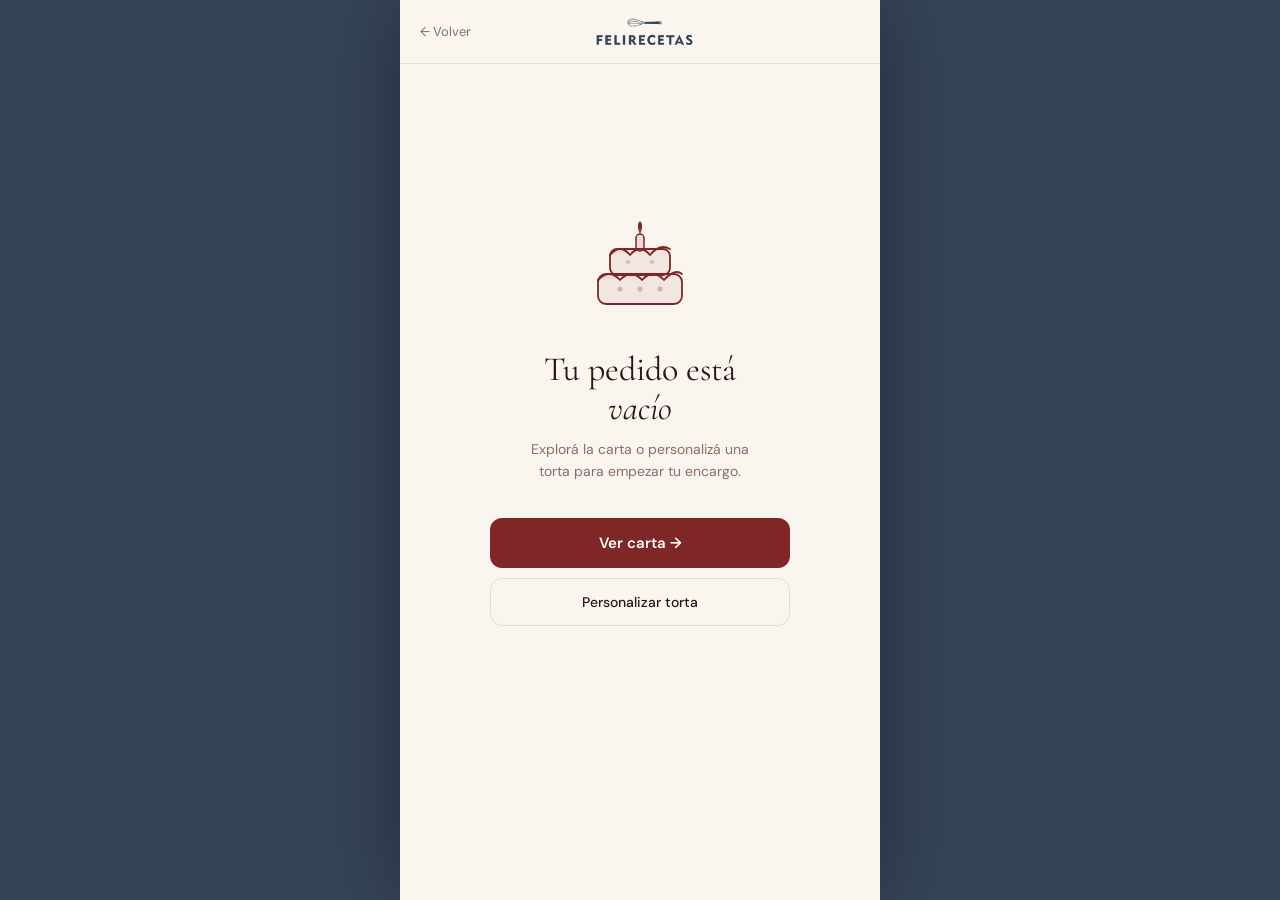
<file: cart.html>
<!doctype html>
<html lang="es">
<head>
  <meta charset="utf-8"/>
  <script>document.documentElement.dataset.palette='v2';</script>
  <meta name="viewport" content="width=device-width,initial-scale=1"/>
  <title>Tu pedido · Feli Recetas</title>
  <meta name="theme-color" content="#364459"/>
  <link rel="preconnect" href="https://fonts.googleapis.com">
  <link rel="preconnect" href="https://fonts.gstatic.com" crossorigin>
  <link href="https://fonts.googleapis.com/css2?family=Cormorant+Garamond:ital,wght@0,400;0,500;0,600;1,400;1,500&family=DM+Sans:wght@400;500;600&family=DM+Mono:wght@400;500&display=swap" rel="stylesheet">
  <style>
    :root {
      --cream:      #FAF5EF;
      --cream-card: #FFFFFF;
      --cream-warm: #F0E8DC;
      --cream-soft: #EAE0D5;
      --bordo:      #7F2626;
      --bordo-deep: #364459;
      --dark-bar:   #364459;
      --ink:        #2A1810;
      --muted:      #8A7060;
      --rule:       rgba(42,24,16,.10);
      --serif:      "Cormorant Garamond","Cormorant",Georgia,serif;
      --sans:       "DM Sans",-apple-system,"Helvetica Neue",system-ui,sans-serif;
      --mono:       "DM Mono","JetBrains Mono",ui-monospace,monospace;
    }
    [data-palette="v1"] body { background:#7F2626; }
    [data-palette="v2"] body { background:#364459; }
    [data-palette="v3"] body { background:#EFEFEF; }

    *,*::before,*::after { box-sizing:border-box;margin:0;padding:0; }
    html { scroll-behavior:smooth;-webkit-text-size-adjust:100%; }
    body {
      font-family:var(--sans);
      background:var(--bordo-deep);
      color:var(--ink);
      -webkit-font-smoothing:antialiased;
      font-size:14px;
      line-height:1.5;
      min-height:100dvh;
    }
    img { max-width:100%;display:block; }
    button { font-family:var(--sans);cursor:pointer;border:none;background:none; }
    a { color:inherit;text-decoration:none; }
    input,textarea { font-family:var(--sans); }

    #app {
      width:100%;max-width:480px;margin:0 auto;
      background:var(--cream);min-height:100dvh;
      display:flex;flex-direction:column;position:relative;
    }

    /* Top bar */
    .top-bar {
      position:sticky;top:0;z-index:30;
      background:rgba(250,245,239,.96);
      backdrop-filter:blur(14px);-webkit-backdrop-filter:blur(14px);
      border-bottom:1px solid var(--rule);
      height:64px;padding:0 20px;
      display:flex;align-items:center;justify-content:space-between;
    }
    .top-bar__nav {
      font-size:13px;color:var(--muted);cursor:pointer;
      padding:6px 0;display:flex;align-items:center;gap:4px;
      transition:color .15s;min-width:52px;
    }
    .top-bar__nav:hover { color:var(--ink); }
    .top-bar__brand {
      text-align:center;
      text-decoration:none;
      display:flex;align-items:center;justify-content:center;
    }
    .brand-logo-img {
      height: 30px;
      width: auto;
      display: block;
      filter: brightness(0) saturate(100%) invert(25%) sepia(18%) saturate(800%) hue-rotate(175deg) brightness(90%) contrast(95%);
    }

    /* Page header */
    .page-header { padding:24px 22px 12px; }
    .eyebrow {
      font-size:11px;font-weight:500;letter-spacing:.10em;text-transform:uppercase;
      color:var(--muted);margin-bottom:6px;display:flex;align-items:center;gap:6px;
    }
    .eyebrow::before { content:"—";color:var(--bordo); }
    .page-title {
      font-family:var(--serif);font-size:44px;font-weight:400;
      line-height:.95;letter-spacing:-.02em;color:var(--ink);
    }
    .page-title em { font-style:italic; }

    /* Sections */
    .section { padding:22px 22px 24px;border-top:1px solid var(--rule); }
    .section--items { padding:16px 22px 24px;border-top:none; }
    .section-label {
      font-size:12px;font-weight:600;color:var(--ink);
      margin-bottom:14px;letter-spacing:.01em;
    }

    /* Item card */
    .item-list { display:flex;flex-direction:column; }
    .item-card {
      display:flex;flex-direction:row;gap:14px;
      padding:16px 0;border-bottom:1px solid var(--rule);
      animation:fadeIn .2s ease;position:relative;
    }
    .item-card:last-child { border-bottom:none; }
    .item-thumb {
      width:80px;height:80px;border-radius:10px;
      flex-shrink:0;overflow:hidden;
      background-size:cover;background-position:center;
    }
    .item-body { flex:1;min-width:0;display:flex;flex-direction:column;gap:3px; }
    .item-name {
      font-family:var(--serif);font-size:19px;font-style:italic;
      font-weight:400;color:var(--ink);line-height:1.2;padding-right:28px;
    }
    .item-meta { font-size:12px;color:var(--muted);line-height:1.4; }
    .item-footer {
      display:flex;align-items:center;justify-content:space-between;margin-top:8px;
    }
    .item-consult { font-size:12px;color:var(--muted);font-style:italic; }
    .qty-stepper { display:flex;align-items:center;gap:10px; }
    .qty-btn {
      width:26px;height:26px;border-radius:50%;
      border:1px solid var(--rule) !important;
      background:var(--cream-card) !important;
      color:var(--ink);font-size:16px;font-weight:300;
      display:flex;align-items:center;justify-content:center;
      cursor:pointer;transition:background .15s;line-height:1;padding:0;
    }
    .qty-btn:hover { background:var(--cream-warm) !important; }
    .qty-btn:disabled { opacity:.3;cursor:not-allowed; }
    .qty-num {
      font-size:14px;font-weight:600;color:var(--ink);
      min-width:16px;text-align:center;
    }
    .remove-btn {
      position:absolute;top:14px;right:0;
      width:28px;height:28px;display:flex;align-items:center;justify-content:center;
      color:var(--muted);opacity:.45;transition:opacity .15s,color .15s;
      cursor:pointer;padding:0;
    }
    .remove-btn:hover { opacity:1;color:var(--bordo); }

    /* Add item button */
    .add-item-btn {
      display:flex;align-items:center;justify-content:center;gap:6px;
      width:100%;padding:13px 18px;
      border:1.5px dashed rgba(127,38,38,.3);border-radius:10px;
      background:transparent;font-size:13px;font-weight:500;
      color:var(--bordo);cursor:pointer;
      transition:border-color .15s,background .15s;
      margin-top:16px;text-decoration:none;
    }
    .add-item-btn:hover { border-color:var(--bordo);background:rgba(127,38,38,.04); }

    /* Toggle pills */
    .toggle-grid {
      display:grid;grid-template-columns:1fr 1fr;
      background:var(--cream-soft);border-radius:999px;
      padding:4px;gap:2px;margin-bottom:20px;
    }
    .toggle-pill {
      border-radius:999px;padding:9px 16px;
      font-size:13px;font-weight:500;text-align:center;
      cursor:pointer;transition:background .18s,color .18s;
      color:var(--ink);background:transparent;border:none;
    }
    .toggle-pill.active { background:var(--bordo);color:#fff; }

    /* Helper */
    .helper { font-size:12px;color:var(--muted);margin-bottom:12px; }

    /* Date chips */
    .chips-outer { position:relative;margin:0 -22px; }
    .chips-outer::before,.chips-outer::after {
      content:'';position:absolute;top:0;bottom:0;width:28px;z-index:1;pointer-events:none;
    }
    .chips-outer::before { left:0;background:linear-gradient(to right,var(--cream) 40%,transparent); }
    .chips-outer::after  { right:0;background:linear-gradient(to left,var(--cream) 40%,transparent); }
    .chips-scroll { overflow-x:auto;-webkit-overflow-scrolling:touch;scrollbar-width:none; }
    .chips-scroll::-webkit-scrollbar { display:none; }
    .chips-row { display:flex;gap:8px;padding:4px 26px 10px;width:max-content; }
    @keyframes chipsPulse { 0%,100%{opacity:1}40%{opacity:.35} }
    .chips-row.highlight { animation:chipsPulse .45s ease; }
    .date-chip {
      display:flex;flex-direction:column;align-items:center;justify-content:center;gap:1px;
      width:56px;height:76px;border-radius:14px;
      border:1.5px solid var(--rule);background:var(--cream-card);
      cursor:pointer;flex-shrink:0;
      transition:background .15s,border-color .15s,transform .12s;
      -webkit-tap-highlight-color:transparent;
    }
    .date-chip:hover:not(.active) { border-color:rgba(127,38,38,.3);background:rgba(127,38,38,.04); }
    .date-chip:active:not(.active) { transform:scale(.94); }
    .date-chip.active { background:var(--bordo);border-color:var(--bordo); }
    .date-chip__day {
      font-size:10px;font-weight:600;letter-spacing:.08em;text-transform:uppercase;
      color:var(--muted);line-height:1;
    }
    .date-chip.active .date-chip__day { color:rgba(255,255,255,.65); }
    .date-chip__num {
      font-family:var(--serif);font-size:28px;font-weight:500;
      color:var(--ink);line-height:1;letter-spacing:-.02em;
    }
    .date-chip.active .date-chip__num { color:#fff; }
    .date-chip__month { font-size:10px;font-weight:500;color:var(--muted);line-height:1; }
    .date-chip.active .date-chip__month { color:rgba(255,255,255,.65); }

    /* Address block */
    .address-block { margin-top:18px;display:none; }
    .address-block.visible { display:block; }
    .delivery-fields { display:flex;flex-direction:column;gap:10px; }
    .delivery-field-card {
      background:var(--cream-card);border:1px solid var(--rule);
      border-radius:12px;padding:14px 16px;
    }
    .field-label {
      font-size:11px;font-weight:600;letter-spacing:.08em;text-transform:uppercase;
      color:var(--muted);margin-bottom:8px;display:block;
    }
    .field-input {
      width:100%;border:none;background:transparent;padding:0;
      font-size:14px;color:var(--ink);outline:none;-webkit-appearance:none;
    }
    .field-input::placeholder { color:var(--muted);opacity:.6; }
    .field-error { font-size:11px;color:var(--bordo);margin-top:5px;display:none; }
    .field-error.visible { display:block; }

    /* Notes */
    .notes-textarea {
      width:100%;border:1.5px solid var(--rule);border-radius:12px;
      padding:14px 16px;font-size:14px;color:var(--ink);
      background:var(--cream-card);outline:none;resize:vertical;
      min-height:100px;line-height:1.55;transition:border-color .15s;
      -webkit-appearance:none;
    }
    .notes-textarea::placeholder { color:var(--muted);opacity:.6; }
    .notes-textarea:focus { border-color:rgba(127,38,38,.4); }

    /* Sticky CTA */
    #cart-content,#empty-state { padding-bottom:90px; }
    .sticky-cta {
      position:fixed;bottom:0;left:50%;transform:translateX(-50%);
      width:100%;max-width:480px;z-index:50;
      background:var(--dark-bar);
      padding:14px 20px 20px;
      display:flex;align-items:center;justify-content:space-between;gap:14px;
      box-shadow:0 -8px 32px rgba(0,0,0,.25);
    }
    .sticky-cta__left { display:flex;flex-direction:column;gap:2px; }
    .sticky-cta__eyebrow {
      font-family:var(--mono);font-size:10px;font-weight:500;
      letter-spacing:.12em;text-transform:uppercase;color:rgba(255,255,255,.45);
    }
    .sticky-cta__total {
      font-family:var(--serif);font-size:18px;font-style:italic;
      color:rgba(255,255,255,.9);line-height:1;
    }
    .sticky-cta__btn {
      background:#fff;color:var(--ink);border:none;border-radius:999px;
      padding:14px 22px;font-size:14px;font-weight:600;cursor:pointer;
      white-space:nowrap;transition:opacity .15s,transform .15s;
    }
    .sticky-cta__btn:hover { transform:scale(1.02); }

    /* Empty state */
    #empty-state { display:none;flex-direction:column;flex:1;background:var(--cream); }
    #empty-state.visible { display:flex; }
    .empty-body {
      flex:1;display:flex;flex-direction:column;align-items:center;
      justify-content:center;padding:40px 32px 72px;text-align:center;
    }
    .empty-illustration { margin-bottom:28px; }
    .empty-title {
      font-family:var(--serif);font-size:34px;font-weight:400;
      color:var(--ink);line-height:1.15;margin-bottom:10px;
    }
    .empty-title em { font-style:italic; }
    .empty-sub { font-size:14px;color:var(--muted);line-height:1.6;max-width:240px;margin-bottom:36px; }
    .empty-actions { display:flex;flex-direction:column;gap:10px;width:100%;max-width:300px; }
    .empty-btn-primary {
      display:flex;align-items:center;justify-content:center;height:50px;
      background:var(--bordo);color:#fff;border:none;border-radius:12px;
      font-size:15px;font-weight:600;text-decoration:none;cursor:pointer;
      transition:opacity .15s;
    }
    .empty-btn-primary:hover { opacity:.88; }
    .empty-btn-secondary {
      display:flex;align-items:center;justify-content:center;height:48px;
      background:transparent;color:var(--ink);border:1.5px solid var(--rule);
      border-radius:12px;font-size:14px;font-weight:500;
      text-decoration:none;cursor:pointer;transition:border-color .15s;
    }
    .empty-btn-secondary:hover { border-color:rgba(127,38,38,.4); }

    /* Cart content */
    #cart-content { display:none;flex-direction:column;flex:1; }
    #cart-content.visible { display:flex; }

    @keyframes fadeIn { from{opacity:0;transform:translateY(6px)}to{opacity:1;transform:translateY(0)} }
    @keyframes sheetIn { from{transform:translateY(100%)}to{transform:translateY(0)} }

    @media(min-width:480px) {
      #app { box-shadow:0 0 80px rgba(0,0,0,.35); }
    }
  </style>
</head>
<body>
<div id="app">

  <!-- ── Empty state ── -->
  <div id="empty-state">
    <header class="top-bar">
      <button class="top-bar__nav" onclick="goBack()">← Volver</button>
      <a href="index.html" class="top-bar__brand"><img src="logoheader.png" alt="Feli Recetas" class="brand-logo-img"></a>
      <span style="min-width:52px"></span>
    </header>
    <div class="empty-body">
      <div class="empty-illustration">
        <svg width="100" height="100" viewBox="0 0 100 100" fill="none" xmlns="http://www.w3.org/2000/svg">
          <rect x="8" y="58" width="84" height="30" rx="8" fill="rgba(127,38,38,.07)" stroke="#7F2626" stroke-width="1.8"/>
          <path d="M8 64 Q19 52 30 64 Q41 52 52 64 Q63 52 74 64 Q85 52 92 58" fill="rgba(127,38,38,.05)" stroke="#7F2626" stroke-width="1.8" stroke-linecap="round" stroke-linejoin="round"/>
          <rect x="20" y="33" width="60" height="26" rx="7" fill="rgba(127,38,38,.07)" stroke="#7F2626" stroke-width="1.8"/>
          <path d="M20 39 Q30 27 40 39 Q50 27 60 39 Q70 27 80 33" fill="rgba(127,38,38,.05)" stroke="#7F2626" stroke-width="1.8" stroke-linecap="round" stroke-linejoin="round"/>
          <rect x="46" y="18" width="8" height="17" rx="4" fill="rgba(127,38,38,.12)" stroke="#7F2626" stroke-width="1.5"/>
          <path d="M50 18 C47 12 47.5 7 50 5 C52.5 7 53 12 50 18Z" fill="#7F2626"/>
          <ellipse cx="50" cy="14" rx="1.5" ry="2.5" fill="#A55656" opacity="0.45"/>
          <circle cx="30" cy="73" r="2.5" fill="#7F2626" opacity="0.28"/>
          <circle cx="50" cy="73" r="2.5" fill="#7F2626" opacity="0.28"/>
          <circle cx="70" cy="73" r="2.5" fill="#7F2626" opacity="0.28"/>
          <circle cx="38" cy="46" r="2" fill="#7F2626" opacity="0.22"/>
          <circle cx="62" cy="46" r="2" fill="#7F2626" opacity="0.22"/>
        </svg>
      </div>
      <h2 class="empty-title">Tu pedido está<br><em>vacío</em></h2>
      <p class="empty-sub">Explorá la carta o personalizá una torta para empezar tu encargo.</p>
      <div class="empty-actions">
        <a href="index.html" class="empty-btn-primary" onclick="sessionStorage.setItem('openCatalog','1')">Ver carta →</a>
        <a href="configurar.html" class="empty-btn-secondary">Personalizar torta</a>
      </div>
    </div>
  </div>

  <!-- ── Filled cart ── -->
  <div id="cart-content">

    <header class="top-bar">
      <button class="top-bar__nav" onclick="goBack()">← Volver</button>
      <a href="index.html" class="top-bar__brand"><img src="logoheader.png" alt="Feli Recetas" class="brand-logo-img"></a>
      <span style="min-width:52px"></span>
    </header>

    <div class="page-header">
      <p class="eyebrow" id="eyebrow-count">Tu pedido · 0 piezas</p>
      <h1 class="page-title">Tu <em>pedido</em></h1>
    </div>

    <!-- Items -->
    <section class="section section--items">
      <div class="item-list" id="item-list"></div>
      <a href="index.html" class="add-item-btn" onclick="sessionStorage.setItem('openCatalog','1')">
        + Agregar otra pieza
      </a>
    </section>

    <!-- Retiro / Envío -->
    <section class="section">
      <div class="toggle-grid" role="group" aria-label="Modo de entrega">
        <button class="toggle-pill active" id="pill-retiro" onclick="setMode('retiro')">Retiro en local</button>
        <button class="toggle-pill" id="pill-envio"  onclick="setMode('envio')">Envío a domicilio</button>
      </div>
      <p class="helper" id="delivery-helper">¿Cuándo lo retirás?</p>
      <div class="chips-outer" id="chips-outer">
        <div class="chips-scroll">
          <div class="chips-row" id="chips-row"></div>
        </div>
      </div>
      <div class="address-block" id="address-block">
        <div class="delivery-fields">
          <div class="delivery-field-card">
            <label class="field-label" for="addr-calle">Calle y número *</label>
            <input class="field-input" id="addr-calle" type="text" placeholder="Ej: Calle 7 N° 1234" autocomplete="address-line1" oninput="onAddressInput()"/>
          </div>
          <div class="delivery-field-card">
            <label class="field-label" for="addr-piso">Piso / Dpto.</label>
            <input class="field-input" id="addr-piso" type="text" placeholder="Ej: 3° B  (opcional)" autocomplete="address-line2" oninput="onAddressInput()"/>
          </div>
          <div class="delivery-field-card">
            <label class="field-label" for="addr-barrio">Barrio / Localidad *</label>
            <input class="field-input" id="addr-barrio" type="text" placeholder="Ej: La Plata, City Bell…" autocomplete="address-level2" oninput="onAddressInput()"/>
          </div>
          <div class="delivery-field-card">
            <label class="field-label" for="addr-ref">Referencia</label>
            <input class="field-input" id="addr-ref" type="text" placeholder="Ej: timbre 3B, portón azul  (opcional)" oninput="onAddressInput()"/>
          </div>
        </div>
        <p class="field-error" id="address-error">Completá calle y localidad para continuar</p>
      </div>
    </section>

    <!-- Notas -->
    <section class="section">
      <p class="section-label">Una nota para nosotros</p>
      <textarea class="notes-textarea" id="notes-textarea" rows="4"
        placeholder="Alergias, mensaje en la torta, preferencias de decoración…"
        oninput="onNotesInput()"></textarea>
    </section>

    <!-- Sticky CTA -->
    <div class="sticky-cta">
      <div class="sticky-cta__left">
        <span class="sticky-cta__eyebrow">Precio</span>
        <span class="sticky-cta__total">A consultar</span>
      </div>
      <button class="sticky-cta__btn" id="whatsapp-btn" onclick="goToConfirmacion()">
        Elegí una fecha →
      </button>
    </div>

  </div><!-- /cart-content -->
</div><!-- /app -->

<!-- Confirm remove sheet -->
<div id="confirm-overlay" onclick="closeConfirm()" style="display:none;position:fixed;inset:0;z-index:200;background:rgba(42,24,16,.55);align-items:flex-end;justify-content:center;padding:0">
  <div id="confirm-sheet" onclick="event.stopPropagation()" style="background:var(--cream);border-radius:20px 20px 0 0;padding:28px 24px 40px;width:100%;max-width:480px;animation:sheetIn .22s ease">
    <div style="width:36px;height:4px;border-radius:99px;background:var(--rule);margin:0 auto 24px"></div>
    <p style="font-family:var(--serif);font-size:22px;font-weight:400;color:var(--ink);line-height:1.2;margin-bottom:6px">¿Quitás este producto?</p>
    <p id="confirm-name" style="font-size:14px;color:var(--muted);margin-bottom:26px"></p>
    <div style="display:flex;flex-direction:column;gap:10px">
      <button onclick="confirmRemove()" style="width:100%;padding:14px;background:var(--bordo);color:#fff;border:none;border-radius:12px;font-size:14px;font-weight:600;cursor:pointer">Sí, quitar</button>
      <button onclick="closeConfirm()" style="width:100%;padding:14px;background:transparent;color:var(--ink);border:1.5px solid var(--rule);border-radius:12px;font-size:14px;cursor:pointer">No, mantenerlo</button>
    </div>
  </div>
</div>

<script>
  const CART_KEY  = 'feli:cart';
  const NOTES_KEY = 'feli:cart:notes';

  const TONES = {
    warm:  'linear-gradient(135deg,#E8C4A0,#C4956A)',
    deep:  'linear-gradient(135deg,#8B3A3A,#5C1A1B)',
    cream: 'linear-gradient(135deg,#EFEFEF,#DDE1E8)',
    dark:  'linear-gradient(135deg,#3D2B1A,#1A0F07)',
  };

  const DAYS_ES_SHORT  = ['Dom','Lun','Mar','Mié','Jue','Vie','Sáb'];
  const DAYS_ES_FULL   = ['Domingo','Lunes','Martes','Miércoles','Jueves','Viernes','Sábado'];
  const MONTHS_ES      = ['ene','feb','mar','abr','may','jun','jul','ago','sep','oct','nov','dic'];
  const MONTHS_ES_FULL = ['enero','febrero','marzo','abril','mayo','junio','julio','agosto','septiembre','octubre','noviembre','diciembre'];

  let cart    = [];
  let notes   = '';
  let mode    = 'retiro';
  let selDate = null;
  let address = '';

  function loadCart()  { try { cart = JSON.parse(localStorage.getItem(CART_KEY)||'[]'); } catch(e){cart=[];} }
  function saveCart()  { localStorage.setItem(CART_KEY, JSON.stringify(cart)); }
  function loadNotes() { notes = localStorage.getItem(NOTES_KEY)||''; }
  function saveNotes() { localStorage.setItem(NOTES_KEY, notes); }
  function totalPieces() { return cart.reduce((s,i)=>s+i.qty,0); }

  function goBack() {
    window.location.href = 'index.html';
  }

  /* ── Date chips ── */
  function buildDates() {
    const base = new Date(); base.setHours(0,0,0,0);
    const dates = [];
    for (let i = 7; i <= 34; i++) {
      const d = new Date(base); d.setDate(base.getDate()+i); dates.push(d);
    }
    return dates;
  }

  function initDateChips() { selDate=null; renderDateChips(); updateCTA(); }

  function renderDateChips() {
    const dates = buildDates();
    const row = document.getElementById('chips-row');
    row.innerHTML = '';
    dates.forEach(date => {
      const chip = document.createElement('button');
      const active = selDate && date.getTime()===selDate.getTime();
      chip.className = 'date-chip'+(active?' active':'');
      chip.innerHTML =
        `<span class="date-chip__day">${DAYS_ES_SHORT[date.getDay()]}</span>`+
        `<span class="date-chip__num">${date.getDate()}</span>`+
        `<span class="date-chip__month">${MONTHS_ES[date.getMonth()]}</span>`;
      chip.addEventListener('click', ()=>selectChipDate(new Date(date)));
      row.appendChild(chip);
    });
  }

  function selectChipDate(date) {
    selDate = date;
    renderDateChips();
    const active = document.querySelector('.date-chip.active');
    if (active) active.scrollIntoView({behavior:'smooth',block:'nearest',inline:'center'});
    updateCTA();
  }

  /* ── Mode toggle ── */
  function setMode(m) {
    mode = m;
    document.getElementById('pill-retiro').classList.toggle('active', m==='retiro');
    document.getElementById('pill-envio').classList.toggle('active',  m==='envio');
    document.getElementById('delivery-helper').textContent =
      m==='retiro' ? '¿Cuándo lo retirás?' : '¿Cuándo te lo enviamos?';
    document.getElementById('address-block').classList.toggle('visible', m==='envio');
    updateCTA();
  }

  /* ── Item list ── */
  function renderItems() {
    const list = document.getElementById('item-list');
    list.innerHTML = '';
    cart.forEach(item => {
      const card = document.createElement('div');
      card.className = 'item-card';
      card.dataset.id = item.id;
      const bg = TONES[item.tone]||TONES.warm;
      const thumbStyle = item.img
        ? `background-image:url('${escHtml(item.img)}');background-size:cover;background-position:center`
        : `background:${bg}`;
      card.innerHTML = `
        <div class="item-thumb" style="${thumbStyle}"></div>
        <div class="item-body">
          <span class="item-name">${escHtml(item.name)}</span>
          <p class="item-meta">${escHtml(item.meta)}</p>
          <div class="item-footer">
            <div class="qty-stepper">
              <button class="qty-btn qty-minus" data-id="${escHtml(item.id)}" aria-label="Reducir">−</button>
              <span class="qty-num qty-display" data-id="${escHtml(item.id)}">${item.qty}</span>
              <button class="qty-btn qty-plus"  data-id="${escHtml(item.id)}" aria-label="Aumentar">+</button>
            </div>
            <span class="item-consult">Consultar precio</span>
          </div>
          <button class="remove-btn" data-id="${escHtml(item.id)}" aria-label="Quitar">
            <svg width="14" height="14" viewBox="0 0 24 24" fill="none" stroke="currentColor" stroke-width="1.8" stroke-linecap="round" stroke-linejoin="round">
              <polyline points="3 6 5 6 21 6"/><path d="M19 6l-1 14a2 2 0 0 1-2 2H8a2 2 0 0 1-2-2L5 6"/>
              <path d="M10 11v6M14 11v6"/><path d="M9 6V4a1 1 0 0 1 1-1h4a1 1 0 0 1 1 1v2"/>
            </svg>
          </button>
        </div>`;
      list.appendChild(card);
    });
    list.querySelectorAll('.qty-minus').forEach(b=>b.addEventListener('click',()=>changeQty(b.dataset.id,-1)));
    list.querySelectorAll('.qty-plus') .forEach(b=>b.addEventListener('click',()=>changeQty(b.dataset.id,+1)));
    list.querySelectorAll('.remove-btn').forEach(b=>b.addEventListener('click',()=>removeItem(b.dataset.id)));
  }

  function escHtml(s) {
    return String(s).replace(/&/g,'&amp;').replace(/</g,'&lt;').replace(/>/g,'&gt;').replace(/"/g,'&quot;');
  }

  function changeQty(id,delta) {
    const item = cart.find(i=>i.id===id);
    if (!item) return;
    const newQty = item.qty+delta;
    if (newQty<1) return;
    item.qty = newQty;
    saveCart(); renderItems(); updateEyebrow(); updateCTA();
  }

  let pendingRemoveId = null;

  function removeItem(id) {
    const item = cart.find(i=>i.id===id);
    if (!item) return;
    pendingRemoveId = id;
    document.getElementById('confirm-name').textContent = item.name+(item.meta?' · '+item.meta:'');
    document.getElementById('confirm-overlay').style.display = 'flex';
    document.body.style.overflow = 'hidden';
  }

  function confirmRemove() {
    if (!pendingRemoveId) return;
    cart = cart.filter(i=>i.id!==pendingRemoveId);
    pendingRemoveId = null;
    saveCart(); closeConfirm();
    if (cart.length===0) showEmptyState();
    else { renderItems(); updateEyebrow(); updateCTA(); }
  }

  function closeConfirm() {
    pendingRemoveId = null;
    document.getElementById('confirm-overlay').style.display = 'none';
    document.body.style.overflow = '';
  }

  function updateEyebrow() {
    const n = totalPieces();
    document.getElementById('eyebrow-count').textContent = `Tu pedido · ${n} ${n===1?'pieza':'piezas'}`;
  }

  /* ── CTA ── */
  const WA_NUMBER = '5492216023377';

  function buildMessage() {
    let msg = '¡Hola Feli! Quiero hacer un pedido:\n\n';
    cart.forEach(item => {
      msg += `• ${item.qty}x ${item.name}\n`;
      if (item.meta) msg += `  ${item.meta}\n`;
      msg += '\n';
    });
    msg += '---\n';
    if (selDate) {
      const d = selDate;
      const label = `${DAYS_ES_FULL[d.getDay()]} ${d.getDate()} de ${MONTHS_ES_FULL[d.getMonth()]}`;
      msg += `${mode==='retiro' ? 'Retiro' : 'Envío'}: ${label}\n`;
    }
    if (mode==='envio' && address.trim()) msg += `Dirección: ${address.trim()}\n`;
    if (notes.trim()) msg += `Notas: ${notes.trim()}\n`;
    msg += '\n¿Me podés confirmar disponibilidad y precio?';
    return msg;
  }

  function updateCTA() {
    const btn = document.getElementById('whatsapp-btn');
    if (!selDate) {
      btn.textContent = 'Elegí una fecha →';
      btn.dataset.ctaState = 'no-date';
      return;
    }
    if (mode==='envio') {
      const calle  = (document.getElementById('addr-calle')?.value||'').trim();
      const barrio = (document.getElementById('addr-barrio')?.value||'').trim();
      if (!calle||!barrio) {
        btn.textContent = 'Completá la dirección →';
        btn.dataset.ctaState = 'no-address';
        return;
      }
    }
    btn.textContent = 'Pedir por WhatsApp →';
    btn.dataset.ctaState = 'ready';
  }

  function goToConfirmacion() {
    const btn   = document.getElementById('whatsapp-btn');
    const state = btn.dataset.ctaState;

    if (state==='no-date') {
      const row = document.getElementById('chips-row');
      document.getElementById('chips-outer').scrollIntoView({behavior:'smooth',block:'nearest'});
      row.classList.remove('highlight');
      void row.offsetWidth;
      row.classList.add('highlight');
      setTimeout(()=>row.classList.remove('highlight'),500);
      return;
    }

    if (mode==='envio') {
      const calle  = (document.getElementById('addr-calle')?.value||'').trim();
      const barrio = (document.getElementById('addr-barrio')?.value||'').trim();
      if (!calle||!barrio) {
        document.getElementById('address-error').classList.add('visible');
        document.getElementById('addr-calle').scrollIntoView({behavior:'smooth'});
        document.getElementById('addr-calle').focus();
        return;
      }
    }

    const msg = buildMessage();
    window.open(`https://wa.me/${WA_NUMBER}?text=${encodeURIComponent(msg)}`, '_blank');
  }

  /* ── Inputs ── */
  function onNotesInput() {
    notes = document.getElementById('notes-textarea').value;
    saveNotes();
  }

  function onAddressInput() {
    const calle  = (document.getElementById('addr-calle')?.value||'').trim();
    const piso   = (document.getElementById('addr-piso')?.value||'').trim();
    const barrio = (document.getElementById('addr-barrio')?.value||'').trim();
    const ref    = (document.getElementById('addr-ref')?.value||'').trim();
    address = [calle,piso,barrio,ref].filter(Boolean).join(', ');
    document.getElementById('address-error').classList.remove('visible');
    updateCTA();
  }

  /* ── Show/hide ── */
  function showEmptyState() {
    document.getElementById('empty-state').classList.add('visible');
    document.getElementById('cart-content').classList.remove('visible');
  }
  function showCartContent() {
    document.getElementById('empty-state').classList.remove('visible');
    document.getElementById('cart-content').classList.add('visible');
  }

  /* ── Init ── */
  function init() {
    loadCart(); loadNotes();
    if (cart.length===0) { showEmptyState(); return; }
    showCartContent();
    document.getElementById('notes-textarea').value = notes;
    renderItems(); initDateChips(); updateEyebrow(); updateCTA();
  }

  document.addEventListener('DOMContentLoaded', init);
</script>
</body>
</html>
</file>
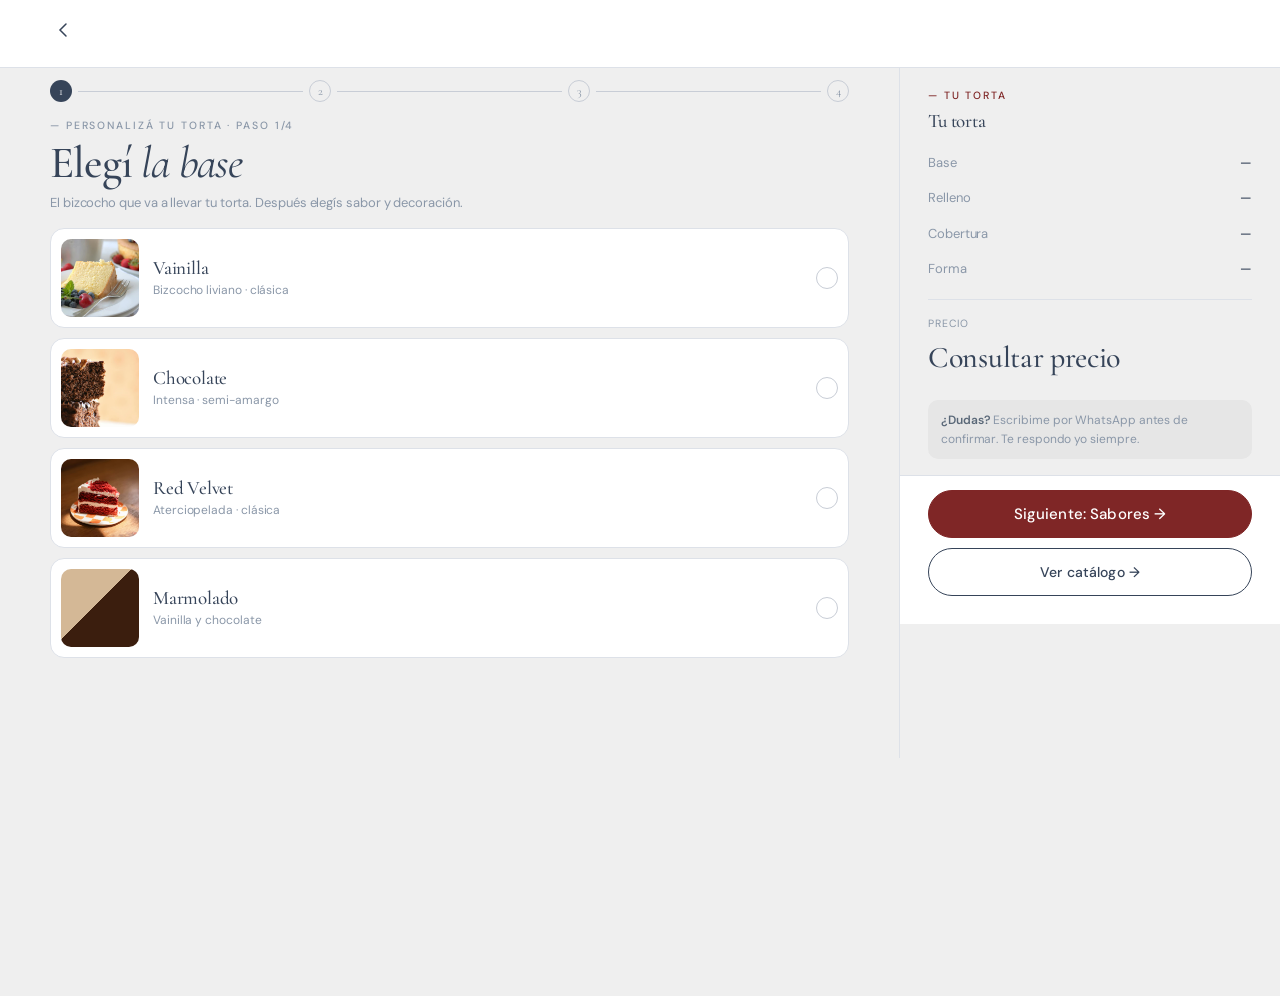
<file: configurar.html>
<!doctype html>
<html lang="es">
<head>
  <meta charset="utf-8"/>
  <script>document.documentElement.dataset.palette='v2';</script>
  <meta name="viewport" content="width=device-width,initial-scale=1"/>
  <title>Personalizar torta · Feli Recetas</title>
  <meta name="description" content="Armá tu torta personalizada paso a paso y enviá el pedido por WhatsApp."/>
  <meta name="theme-color" content="#EFEFEF"/>

  <link rel="preconnect" href="https://fonts.googleapis.com"/>
  <link rel="preconnect" href="https://fonts.gstatic.com" crossorigin/>
  <link href="https://fonts.googleapis.com/css2?family=Cormorant+Garamond:ital,wght@0,400;0,500;0,600;1,400;1,500&family=DM+Sans:wght@400;500;600&display=swap" rel="stylesheet"/>
  <link rel="stylesheet" href="styles.css"/>

  <style>
    /* Topbar fijo en config page (igual que index.html) */
    .topbar {
      position: fixed !important;
      top: 0; left: 0; right: 0; z-index: 100;
      background: rgba(255,255,255,.97) !important;
      border-bottom: 1px solid var(--rule-soft);
      backdrop-filter: blur(12px);
      -webkit-backdrop-filter: blur(12px);
    }
    /* Compensar el topbar fijo */
    #pageConfig { padding-top: 56px; }

    .logo-whisk { height:17px;width:auto;color:var(--wine);flex-shrink:0; }

    .step-page { display:none; }
    .step-page.active { display:block; }

    .size-preview {
      display:flex; justify-content:center; align-items:flex-end;
      gap:14px; padding:20px 22px 8px; min-height:180px;
    }
    .size-preview-item {
      display:flex; flex-direction:column; align-items:center; gap:8px;
      cursor:pointer; transition:opacity .2s;
    }
    .size-preview-cake { border-radius:6px; transition:box-shadow .2s; }

    input[type=range] { -webkit-appearance:none; appearance:none; width:100%; height:4px; border-radius:2px; background:var(--rule); outline:none; }
    input[type=range]::-webkit-slider-thumb { -webkit-appearance:none; width:20px; height:20px; border-radius:50%; background:var(--wine); cursor:pointer; border:2px solid #fff; box-shadow:0 1px 4px rgba(0,0,0,.2); }
    input[type=range]::-moz-range-thumb { width:20px; height:20px; border-radius:50%; background:var(--wine); cursor:pointer; border:2px solid #fff; }
  /* ── Mobile: ocultar aside (evita resumen duplicado) y sticky bars ── */
  .mobile-step-nav { display: none; }

  @media (max-width: 767px) {
    .config-aside  { display: none !important; }
    .sticky-cta    { display: none !important; }
    .step4-body    { padding-bottom: 28px; }

    /* Nav inline entre pasos */
    .mobile-step-nav {
      display: flex;
      gap: 8px;
      margin-top: 24px;
      padding-bottom: 0;
    }
    .mobile-step-nav-row { display: flex; gap: 8px; }
    .mobile-step-nav-row .btn { flex: 1; height: 48px; font-size: 14px; }
    .mobile-step-selection {
      font-family: var(--serif, serif);
      font-size: 15px;
      font-style: italic;
      color: #7F2626;
      font-weight: 500;
      margin-bottom: 10px;
      min-height: 20px;
    }

    /* Botón WA inline paso 4 */
    .step4-wa-inline {
      display: flex;
      align-items: center;
      justify-content: center;
      gap: 10px;
      width: 100%;
      margin-top: 20px;
      padding: 16px;
      background: #25D366;
      border: none;
      border-radius: 12px;
      cursor: pointer;
      font-family: var(--sans, 'DM Sans', sans-serif);
      font-size: 16px;
      font-weight: 600;
      color: #fff;
    }
  }

  /* En desktop, el aside tiene WA — ocultar el bloque inline */
  .step4-wa-inline { display: none; }
  .step4-body { padding-bottom: 24px; }

  @media (max-width: 767px) {
    /* Dentro del mobile-step-nav el botón WA se muestra */
    .mobile-step-nav .step4-wa-inline { display: flex; width: 100%; margin-top: 0; border-radius: 12px; }
  }

  @media (min-width: 768px) {
    /* En paso 4, el único resumen es el aside — ocultar el duplicado */
    /* en mobile paso 4 el summary SÍ se muestra (resumen visual) */
  }

  /* ─── Success state ─── */
  #config-success {
    position: fixed; inset: 0; z-index: 500;
    background: var(--bg);
    display: flex; flex-direction: column;
    align-items: center; justify-content: center;
    padding: 40px 24px 60px;
    opacity: 0; pointer-events: none;
    transition: opacity .28s ease;
  }
  #config-success.visible { opacity: 1; pointer-events: auto; }

  .sc-circle {
    width: 76px; height: 76px; border-radius: 50%;
    background: #F2DADA;
    display: flex; align-items: center; justify-content: center;
    margin-bottom: 22px;
  }
  .sc-check { stroke-dasharray: 32; stroke-dashoffset: 32; transition: stroke-dashoffset .42s .18s ease; }
  #config-success.visible .sc-check { stroke-dashoffset: 0; }

  .sc-title {
    font-family: var(--serif); font-size: 30px; font-style: italic;
    color: var(--ink); text-align: center; margin-bottom: 6px;
  }
  .sc-sub {
    font-family: var(--sans); font-size: 14px; color: var(--ink-2);
    text-align: center; margin-bottom: 28px;
  }
  .sc-card {
    background: var(--paper); border: 1px solid var(--rule);
    border-radius: 14px; padding: 16px 20px;
    width: 100%; max-width: 340px; margin-bottom: 28px;
  }
  .sc-card-name {
    font-family: var(--serif); font-size: 18px; font-style: italic;
    color: var(--ink); margin-bottom: 4px;
  }
  .sc-card-meta { font-family: var(--sans); font-size: 13px; color: var(--ink-2); margin-bottom: 10px; }
  .sc-card-price { font-family: var(--sans); font-size: 15px; font-weight: 600; color: var(--wine); }
  .sc-actions {
    display: flex; flex-direction: column; gap: 10px;
    width: 100%; max-width: 340px;
  }

  /* ─── Badge de precio en fill-cards ─── */
  .fill-extra-badge {
    font-family: var(--sans);
    font-size: 10.5px;
    font-weight: 500;
    color: var(--wine);
    margin-top: 4px;
  }

  /* ─── Barra de precio flotante (solo mobile) ─── */
  .float-bar { display: none; }

  @media (max-width: 767px) {
    .step4-body { padding-bottom: 0; }

    .float-bar {
      display: block;
      position: fixed;
      bottom: 0; left: 0; right: 0;
      background: var(--paper);
      border-top: 1px solid var(--rule-soft);
      box-shadow: 0 -4px 20px rgba(54,68,89,.10);
      z-index: 150;
      border-radius: 16px 16px 0 0;
    }
    .float-bar-top {
      display: flex;
      align-items: center;
      justify-content: space-between;
      padding: 14px 20px 12px;
      cursor: pointer;
      user-select: none;
      -webkit-user-select: none;
    }
    .float-bar-left { display: flex; flex-direction: column; gap: 1px; }
    .float-bar-label {
      font-family: var(--sans);
      font-size: 10px;
      text-transform: uppercase;
      letter-spacing: .12em;
      color: var(--ink-3);
    }
    .float-bar-amount {
      font-family: var(--serif);
      font-size: 22px;
      color: var(--ink);
      font-feature-settings: 'tnum';
      line-height: 1;
    }
    .float-bar-btn {
      font-family: var(--sans);
      font-size: 13px;
      font-weight: 500;
      color: var(--wine);
      background: none;
      border: none;
      cursor: pointer;
      padding: 0;
      flex-shrink: 0;
    }
    .float-bar-summary {
      display: none;
      padding: 0 20px 20px;
      border-top: 1px solid var(--rule-soft);
    }
    .float-bar-summary.open { display: block; }
    .float-bar-row {
      display: flex;
      justify-content: space-between;
      align-items: baseline;
      padding: 7px 0;
      border-bottom: 1px solid rgba(54,68,89,.05);
    }
    .float-bar-row-label { color: var(--ink-3); font-size: 12px; font-family: var(--sans); }
    .float-bar-row-value { color: var(--ink); font-size: 13px; font-weight: 500; text-align: right; max-width: 65%; }
    .float-bar-total-row {
      display: flex;
      justify-content: space-between;
      align-items: baseline;
      padding-top: 12px;
      margin-top: 4px;
    }
    .float-bar-total-label {
      font-size: 10px;
      text-transform: uppercase;
      letter-spacing: .12em;
      color: var(--ink-3);
      font-family: var(--sans);
    }
    .float-bar-total-amount {
      font-family: var(--serif);
      font-size: 20px;
      color: var(--ink);
      font-feature-settings: 'tnum';
    }
  }

  /* ── Float bar: oculta hasta que el usuario elija base ── */
  .float-bar { display: none !important; }
  @media (max-width: 767px) {
    .float-bar.fb-active:not(.fb-step4) { display: block !important; }
  }

  /* ── Botón Siguiente deshabilitado en paso 1 ── */
  .btn-step-disabled {
    opacity: 0.42 !important;
    cursor: not-allowed !important;
  }

  /* ── Mensaje de error pasos ── */
  #step2Error {
    display: none;
    background: rgba(127,38,38,.07);
    border: 1px solid rgba(127,38,38,.25);
    border-radius: 8px;
    padding: 10px 14px;
    font-size: 13px;
    color: #7F2626;
    font-family: var(--sans);
    line-height: 1.4;
    margin-bottom: 16px;
  }
  #step2Error.visible {
    display: block;
    animation: step1Shake .35s ease;
  }
  #step1Error {
    display: none;
    background: rgba(127,38,38,.07);
    border: 1px solid rgba(127,38,38,.25);
    border-radius: 8px;
    padding: 10px 14px;
    font-size: 13px;
    color: #7F2626;
    font-family: var(--sans);
    line-height: 1.4;
  }
  #step1Error.visible {
    display: block;
    animation: step1Shake .35s ease;
  }
  @keyframes step1Shake {
    0%,100% { transform: translateX(0); }
    20%     { transform: translateX(-6px); }
    40%     { transform: translateX(6px); }
    60%     { transform: translateX(-4px); }
    80%     { transform: translateX(4px); }
  }
  </style>
</head>
<body>
<div class="content-wrap config-page">

  <!-- TOP BAR -->
  <header class="topbar">
    <a href="#" class="topbar-btn" aria-label="Volver" onclick="saveDraftAndGoToCatalog(); return false;">
      <svg width="20" height="20" viewBox="0 0 20 20" fill="none" stroke="currentColor" stroke-width="1.5" stroke-linecap="round"><path d="M12 4L6 10l6 6"/></svg>
    </a>
    <a href="index.html" class="logo"><img src="logoheader.png" alt="Feli Recetas" class="logo-img-mobile"></a>
    <div style="width:28px"></div>
  </header>

  <!-- ╔═══════════════════════════════╗
       ║   CONFIGURADOR (4 pasos)      ║
       ╚═══════════════════════════════╝ -->
  <div id="pageConfig">
  <div class="config-layout">
  <div class="config-main">

    <!-- Progress stepper -->
    <div class="config-stepper" id="stepperEl">
      <!-- rendered by JS -->
    </div>

    <!-- PASO 1: BASE -->
    <div class="step-page active" id="step1">
      <div class="config-header">
        <div class="eyebrow">— Personalizá tu torta · paso 1/4</div>
        <div class="h1" style="margin-top:6px">Elegí <span class="serif-i">la base</span></div>
        <p class="caption" style="margin-top:6px;font-size:13px">El bizcocho que va a llevar tu torta. Después elegís sabor y decoración.</p>
      </div>

      <div class="config-body" style="display:flex;flex-direction:column;gap:10px;padding-bottom:100px">
        <div id="step1Error">⚠ Elegí una base para continuar al siguiente paso.</div>

        <div class="option-row" data-base="Vainilla" onclick="selectBase(this)">
          <div style="width:78px;height:78px;border-radius:10px;flex-shrink:0;background:url('vainilla-pers.jpg') center/cover"></div>
          <div style="flex:1">
            <div class="serif" style="font-size:19px;line-height:1.1">Vainilla</div>
            <div class="caption" style="margin-top:2px">Bizcocho liviano · clásica</div>
          </div>
          <div class="option-radio"></div>
        </div>
        <div class="option-row" data-base="Chocolate" onclick="selectBase(this)">
          <div style="width:78px;height:78px;border-radius:10px;flex-shrink:0;background:url('chocolate-intenso-pers.jpg') center/cover"></div>
          <div style="flex:1">
            <div class="serif" style="font-size:19px;line-height:1.1">Chocolate</div>
            <div class="caption" style="margin-top:2px">Intensa · semi-amargo</div>
          </div>
          <div class="option-radio"></div>
        </div>
        <div class="option-row" data-base="Red Velvet" onclick="selectBase(this)">
          <div style="width:78px;height:78px;border-radius:10px;flex-shrink:0;background:url('red-velvet-pers.jpg') center/cover"></div>
          <div style="flex:1">
            <div class="serif" style="font-size:19px;line-height:1.1">Red Velvet</div>
            <div class="caption" style="margin-top:2px">Aterciopelada · clásica</div>
          </div>
          <div class="option-radio"></div>
        </div>
        <div class="option-row" data-base="Marmolado" onclick="selectBase(this)">
          <div style="width:78px;height:78px;border-radius:10px;flex-shrink:0;background:linear-gradient(135deg,#d4b896 45%,#3b1e0e 45%)"></div>
          <div style="flex:1">
            <div class="serif" style="font-size:19px;line-height:1.1">Marmolado</div>
            <div class="caption" style="margin-top:2px">Vainilla y chocolate</div>
          </div>
          <div class="option-radio"></div>
        </div>

        <!-- Nav mobile paso 1 -->
        <div class="mobile-step-nav" style="flex-direction:column;gap:8px;">
          <div class="mobile-step-selection" id="navLabel1">(<span id="navBase">—</span>)</div>
          <div class="mobile-step-nav-row">
            <button id="step1NextMobile" class="btn btn-wine btn-step-disabled" onclick="tryGoStep(2)">Siguiente: Sabores →</button>
          </div>
          <a href="#" onclick="saveDraftAndGoToCatalog(); return false;" class="btn btn-ghost" style="height:44px;display:flex;align-items:center;justify-content:center;text-decoration:none">← Ver catálogo</a>
        </div>
      </div>

      <div class="sticky-cta">
        <div class="label">
          <div style="font-size:10px;opacity:.65;letter-spacing:.1em;text-transform:uppercase">Paso 1/4 · Base</div>
          <div style="font-family:var(--serif);font-size:13px" id="step1Label">Ninguna seleccionada</div>
        </div>
        <button id="step1NextDesktop" class="btn btn-wine btn-sm btn-step-disabled" style="height:40px;padding:0 18px" onclick="tryGoStep(2)">Siguiente →</button>
      </div>
    </div><!-- /step1 -->

    <!-- PASO 2: RELLENO + COBERTURA -->
    <div class="step-page" id="step2">
      <div class="config-header">
        <div class="eyebrow">— Personalizá tu torta · paso 2/4</div>
        <div class="h1" style="margin-top:6px">Sabores y <span class="serif-i">rellenos</span></div>
        <p class="caption" style="margin-top:6px;font-size:13px">Hasta 2 rellenos. Elegí los que más te gusten.</p>
      </div>

      <div class="config-body" style="padding-bottom:100px">
        <div id="step2Error">⚠ Elegí al menos un relleno y una cobertura para continuar.</div>

        <!-- Rellenos -->
        <div class="ornament left" style="gap:10px">
          <span class="section-badge">Rellenos <span id="fillCount" class="badge-count">(1/2)</span></span>
          <span style="flex:1;border-top:1px solid var(--rule);height:0"></span>
        </div>
        <div style="display:grid;grid-template-columns:1fr 1fr;gap:10px;margin-top:12px" id="fillGrid">
          <!-- JS renders -->
        </div>

        <!-- Cobertura -->
        <div class="ornament left" style="gap:10px;margin-top:22px">
          <span class="section-badge">Cobertura</span>
          <span style="flex:1;border-top:1px solid var(--rule);height:0"></span>
        </div>
        <div style="display:flex;flex-wrap:wrap;gap:8px;margin-top:12px" id="coberturaGrid">
          <!-- JS renders -->
        </div>

        <!-- Nav mobile paso 2 -->
        <div class="mobile-step-nav" style="flex-direction:column;gap:8px;">
          <div class="mobile-step-selection" id="navLabel2"></div>
          <div class="mobile-step-nav-row">
            <button class="btn btn-ghost" onclick="goStep(1)">← Volver</button>
            <button class="btn btn-wine" onclick="tryGoStep(3)">Siguiente: Tamaño →</button>
          </div>
          <a href="#" onclick="saveDraftAndGoToCatalog(); return false;" class="btn btn-ghost" style="height:44px;display:flex;align-items:center;justify-content:center;text-decoration:none">← Ver catálogo</a>
        </div>
      </div>

      <div class="sticky-cta">
        <div class="label">
          <div style="font-size:10px;opacity:.65;letter-spacing:.1em;text-transform:uppercase">Paso 2/4 · Sabor</div>
          <div style="font-family:var(--serif);font-size:13px" id="step2Label">Queso crema · buttercream</div>
        </div>
        <div style="display:flex;gap:8px">
          <button class="btn btn-soft btn-sm" style="height:40px" onclick="goStep(1)">← Volver</button>
          <button class="btn btn-wine btn-sm" style="height:40px;padding:0 18px" onclick="tryGoStep(3)">Siguiente →</button>
        </div>
      </div>
    </div><!-- /step2 -->

    <!-- PASO 3: TAMAÑO -->
    <div class="step-page" id="step3">
      <div class="config-header">
        <div class="eyebrow">— Personalizá tu torta · paso 3/4</div>
        <div class="h1" style="margin-top:6px">Tamaño y <span class="serif-i">porciones</span></div>
        <p class="caption" style="margin-top:6px;font-size:13px">¿Cuántas personas vamos a hacer felices?</p>
      </div>

      <!-- Visual preview -->
      <div class="size-preview" id="sizePreview">
        <div class="size-preview-item" data-size="12" onclick="selectSize(this)" style="opacity:.35">
          <svg id="shapePrev12" class="size-preview-cake" width="70" height="60" viewBox="0 0 100 100" style="display:block;filter:drop-shadow(0 4px 8px rgba(127,38,38,.15))"><circle cx="50" cy="50" r="44" fill="#7F2626" opacity="0.85"/></svg>
          <div class="serif" style="font-size:15px;color:var(--ink-3)">12p</div>
        </div>
        <div class="size-preview-item active" data-size="16" onclick="selectSize(this)">
          <svg id="shapePrev16" class="size-preview-cake" width="100" height="90" viewBox="0 0 100 100" style="display:block;filter:drop-shadow(0 8px 20px rgba(127,38,38,.3))"><circle cx="50" cy="50" r="44" fill="#7F2626" opacity="0.85"/></svg>
          <div class="serif" style="font-size:15px;color:var(--wine)">16p</div>
        </div>
        <div class="size-preview-item" data-size="24" onclick="selectSize(this)" style="opacity:.35">
          <svg id="shapePrev24" class="size-preview-cake" width="130" height="120" viewBox="0 0 100 100" style="display:block;filter:drop-shadow(0 4px 8px rgba(127,38,38,.15))"><circle cx="50" cy="50" r="44" fill="#7F2626" opacity="0.85"/></svg>
          <div class="serif" style="font-size:15px;color:var(--ink-3)">24p</div>
        </div>
      </div>

      <div class="config-body" style="padding-bottom:100px">
        <!-- Stepper porciones -->
        <div style="background:var(--bg-soft);border-radius:14px;padding:18px">
          <div style="display:flex;justify-content:space-between;align-items:center">
            <div>
              <div class="caption" style="text-transform:uppercase;letter-spacing:.1em;font-size:10.5px">Porciones</div>
              <div class="serif" style="font-size:30px;margin-top:2px;font-feature-settings:'tnum'" id="porcionesNum">16</div>
            </div>
            <div class="stepper">
              <button onclick="changePorciones(-1)">−</button>
              <span class="v" id="porcionesVal">16</span>
              <button onclick="changePorciones(1)">+</button>
            </div>
          </div>
          <div class="caption" style="margin-top:6px;font-size:11px" id="porcionesHint">Recomendado para 12–18 personas</div>
        </div>

        <!-- Forma -->
        <div class="ornament left" style="gap:10px;margin-top:22px">
          <span class="section-badge">Forma</span>
          <span style="flex:1;border-top:1px solid var(--rule);height:0"></span>
        </div>
        <div style="display:grid;grid-template-columns:1fr 1fr 1fr;gap:10px;margin-top:12px">
          <div class="size-card selected" data-forma="Redonda" onclick="selectForma(this)">
            <svg width="40" height="40" viewBox="0 0 40 40" fill="none" stroke="var(--ink)" stroke-width="1.4"><circle cx="20" cy="20" r="14"/></svg>
            <div class="caption" style="margin-top:6px;font-size:11.5px;color:var(--ink)">Redonda</div>
          </div>
          <div class="size-card" data-forma="Cuadrada" onclick="selectForma(this)">
            <svg width="40" height="40" viewBox="0 0 40 40" fill="none" stroke="var(--ink)" stroke-width="1.4"><rect x="6" y="6" width="28" height="28" rx="2"/></svg>
            <div class="caption" style="margin-top:6px;font-size:11.5px;color:var(--ink)">Cuadrada</div>
          </div>
          <div class="size-card" data-forma="Corazón" onclick="selectForma(this)">
            <svg width="40" height="40" viewBox="0 0 40 40" fill="none" stroke="var(--ink)" stroke-width="1.4"><path d="M20 32C8 23 8 13 14 11c3-1 5 1 6 3 1-2 3-4 6-3 6 2 6 12-6 21z"/></svg>
            <div class="caption" style="margin-top:6px;font-size:11.5px;color:var(--ink)">Corazón</div>
          </div>
        </div>

        <!-- Pisos -->
        <div class="ornament left" style="gap:10px;margin-top:22px">
          <span class="section-badge">Pisos</span>
          <span style="flex:1;border-top:1px solid var(--rule);height:0"></span>
        </div>
        <div style="display:flex;gap:8px;margin-top:12px;flex-wrap:wrap">
          <span class="chip active" data-pisos="1">1 piso</span>
          <span class="chip" data-pisos="2">2 pisos</span>
          <span class="chip" data-pisos="3">3 pisos</span>
        </div>

        <!-- Nav mobile paso 3 -->
        <div class="mobile-step-nav" style="flex-direction:column;gap:8px;">
          <div class="mobile-step-selection" id="navLabel3"></div>
          <div class="mobile-step-nav-row">
            <button class="btn btn-ghost" onclick="goStep(2)">← Volver</button>
            <button class="btn btn-wine" onclick="goStep(4)">Siguiente: Decoración →</button>
          </div>
          <a href="#" onclick="saveDraftAndGoToCatalog(); return false;" class="btn btn-ghost" style="height:44px;display:flex;align-items:center;justify-content:center;text-decoration:none">← Ver catálogo</a>
        </div>
      </div>

      <div class="sticky-cta">
        <div class="label">
          <div style="font-size:10px;opacity:.65;letter-spacing:.1em;text-transform:uppercase">Paso 3/4 · Tamaño</div>
          <div style="font-family:var(--serif);font-size:13px" id="step3Label">16 porc. · Redonda · 1 piso</div>
        </div>
        <div style="display:flex;gap:8px">
          <button class="btn btn-soft btn-sm" style="height:40px" onclick="goStep(2)">← Volver</button>
          <button class="btn btn-wine btn-sm" style="height:40px;padding:0 18px" onclick="goStep(4)">Siguiente →</button>
        </div>
      </div>
    </div><!-- /step3 -->

    <!-- PASO 4: DECORACIÓN + RESUMEN -->
    <div class="step-page" id="step4">
      <div class="config-header">
        <div class="eyebrow">— Personalizá tu torta · paso 4/4</div>
        <div class="h1" style="margin-top:6px">Revisá tu <span class="serif-i">pedido</span></div>
        <p class="caption" style="margin-top:6px;font-size:13px">Confirmá los detalles y enviá por WhatsApp.</p>
      </div>

      <div class="config-body step4-body">

        <!-- Resumen de la torta -->
        <div class="summary-box">
          <div class="eyebrow">— Tu torta</div>
          <div class="h3 serif" style="margin-top:6px" id="summaryTitle">Tu torta</div>
          <div style="margin-top:14px;display:flex;flex-direction:column;gap:8px" id="summaryRows">
            <!-- JS renders -->
          </div>
          <hr class="rule-soft" style="margin:14px 0"/>
          <div style="display:flex;justify-content:space-between;align-items:baseline">
            <div>
              <div class="caption" style="font-size:10.5px;text-transform:uppercase;letter-spacing:.1em">Precio</div>
              <div class="serif" style="font-size:26px;color:var(--ink);margin-top:2px" id="summaryPrice">Consultar</div>
            </div>
          </div>
        </div>

        <!-- Aclaraciones -->
        <div class="ornament left" style="gap:10px;margin-top:22px">
          <span class="section-badge">Aclaraciones <span class="badge-count">(opcional)</span></span>
          <span style="flex:1;border-top:1px solid var(--rule);height:0"></span>
        </div>
        <textarea class="textarea" id="aclaracionesInput" placeholder="Describí colores, detalles, inscripciones o cualquier aclaración para el pedido." style="margin-top:12px" oninput="updateAclaraciones()"></textarea>

        <!-- Nota replicado -->
        <div style="margin-top:16px;background:var(--bg-soft);border-radius:14px;padding:16px 18px">
          <p style="font-size:13px;color:var(--ink-2);line-height:1.6;margin:0">Voy a hacer lo posible para replicar la torta de referencia, aunque el resultado puede variar según los ingredientes y técnicas disponibles.</p>
        </div>

        <!-- Nav mobile paso 4 -->
        <div class="mobile-step-nav" style="flex-direction:column;gap:8px;">
          <!-- Agregar al carrito -->
          <button onclick="addToCartFromConfig()" style="width:100%;height:52px;background:var(--wine);color:#fff;border:none;border-radius:12px;font-family:var(--sans);font-size:15px;font-weight:600;cursor:pointer;display:flex;align-items:center;justify-content:center;gap:8px">
            <svg width="17" height="17" viewBox="0 0 24 24" fill="none" stroke="currentColor" stroke-width="2.2" stroke-linecap="round" stroke-linejoin="round"><circle cx="9" cy="21" r="1"/><circle cx="20" cy="21" r="1"/><path d="M1 1h4l2.68 13.39a2 2 0 0 0 2 1.61h9.72a2 2 0 0 0 2-1.61L23 6H6"/></svg>
            Agregar al carrito
          </button>
          <button id="waBtnMobile" class="step4-wa-inline" onclick="confirmAndSend()">
            <svg width="20" height="20" viewBox="0 0 24 24" fill="currentColor"><path d="M12.04 2C6.58 2 2.13 6.45 2.13 11.91c0 1.92.55 3.79 1.6 5.41L2 22l4.79-1.26a9.9 9.9 0 005.25 1.5c5.46 0 9.91-4.45 9.91-9.91S17.5 2 12.04 2z"/></svg>
            Enviar pedido por WhatsApp
          </button>
          <div class="mobile-step-nav-row">
            <button class="btn btn-ghost" onclick="goStep(3)">← Volver</button>
            <a href="#" onclick="saveDraftAndGoToCatalog(); return false;" class="btn btn-ghost" style="display:flex;align-items:center;justify-content:center;text-decoration:none">← Ver catálogo</a>
          </div>
        </div>
      </div>

      <div class="sticky-cta green">
        <div class="label">
          <div style="font-size:10px;opacity:.85;letter-spacing:.1em;text-transform:uppercase">Paso 4/4 · Listo</div>
          <div style="font-family:var(--serif);font-size:13px">Te respondo en minutos</div>
        </div>
        <div style="display:flex;gap:8px">
          <button class="btn btn-soft btn-sm" style="height:40px" onclick="goStep(3)">← Volver</button>
          <button id="waBtnDesktop" class="btn btn-sm" style="height:40px;padding:0 14px;background:#fff;color:var(--ink)" onclick="confirmAndSend()">
            <svg width="14" height="14" viewBox="0 0 24 24" fill="currentColor"><path d="M12.04 2C6.58 2 2.13 6.45 2.13 11.91c0 1.92.55 3.79 1.6 5.41L2 22l4.79-1.26a9.9 9.9 0 005.25 1.5c5.46 0 9.91-4.45 9.91-9.91S17.5 2 12.04 2z"/></svg>
            Enviar pedido
          </button>
        </div>
      </div>
    </div><!-- /step4 -->

  </div><!-- /config-main -->

  <!-- Desktop aside: live summary -->
  <aside class="config-aside" id="desktopAside">

    <!-- Zona scrolleable: resumen -->
    <div class="aside-body">
      <div>
        <div class="eyebrow" style="color:var(--wine)">— Tu torta</div>
        <div class="h3 serif" style="margin-top:6px" id="asideTitle">Red Velvet · 16 porciones</div>
      </div>

      <div style="display:flex;flex-direction:column;gap:8px" id="asideRows">
        <!-- filled by JS -->
      </div>

      <div style="padding-top:16px;border-top:1px solid var(--rule-soft)">
        <div class="caption" style="font-size:10.5px;text-transform:uppercase;letter-spacing:.1em">Precio</div>
        <div class="serif" style="font-size:30px;color:var(--ink);margin-top:4px" id="asidePrice">Consultar</div>
      </div>

      <div style="font-size:12px;color:var(--ink-3);line-height:1.55;padding:11px 13px;background:var(--bg-soft);border-radius:10px">
        <span style="font-weight:600;color:var(--ink-2)">¿Dudas?</span> Escribime por WhatsApp antes de confirmar. Te respondo yo siempre.
      </div>
    </div>

    <!-- Zona fija: acciones siempre visibles -->
    <div class="aside-actions">
      <!-- Desktop step navigation -->
      <div id="desktopStepNav">
        <button id="desktopNextStep" class="btn btn-wine btn-block" style="padding:13px 16px;font-size:15px"></button>
        <button id="desktopPrevStep" class="btn btn-ghost btn-block" style="display:none">← Paso anterior</button>
      </div>
      <!-- Paso 4: carrito + WA (ambos ocultos hasta llegar al paso 4) -->
      <button id="asideCartBtn" class="btn btn-wine btn-block" onclick="addToCartFromConfig()" style="display:none;align-items:center;justify-content:center;gap:8px">
        <svg width="15" height="15" viewBox="0 0 24 24" fill="none" stroke="currentColor" stroke-width="2.2" stroke-linecap="round" stroke-linejoin="round"><circle cx="9" cy="21" r="1"/><circle cx="20" cy="21" r="1"/><path d="M1 1h4l2.68 13.39a2 2 0 0 0 2 1.61h9.72a2 2 0 0 0 2-1.61L23 6H6"/></svg>
        Agregar al carrito
      </button>
      <button id="asideWaBtn" class="btn btn-ghost btn-block" onclick="sendWhatsApp()" style="display:none;align-items:center;justify-content:center;gap:8px">
        <svg width="14" height="14" viewBox="0 0 24 24" fill="currentColor"><path d="M12.04 2C6.58 2 2.13 6.45 2.13 11.91c0 1.92.55 3.79 1.6 5.41L2 22l4.79-1.26a9.9 9.9 0 005.25 1.5c5.46 0 9.91-4.45 9.91-9.91S17.5 2 12.04 2z"/></svg>
        Enviar por WhatsApp
      </button>
      <a href="#" onclick="saveDraftAndGoToCatalog(); return false;" class="btn btn-ghost btn-block">Ver catálogo →</a>
    </div>

  </aside>

  </div><!-- /config-layout -->

  <!-- BARRA DE PRECIO FLOTANTE (solo mobile) -->
  <div class="float-bar" id="floatBar">
    <div class="float-bar-top" onclick="toggleFloatBar()">
      <div class="float-bar-left">
        <span class="float-bar-label">Precio</span>
        <span class="float-bar-amount" id="floatBarAmount">Consultar</span>
      </div>
      <button class="float-bar-btn" id="floatBarToggle">Ver resumen ↑</button>
    </div>
    <div class="float-bar-summary" id="floatBarSummary">
      <div id="floatBarRows"></div>
      <div class="float-bar-total-row">
        <span class="float-bar-total-label">Precio</span>
        <span class="float-bar-total-amount" id="floatBarTotal">Consultar</span>
      </div>
    </div>
  </div>

  </div><!-- /pageConfig -->

</div><!-- /content-wrap -->

<!-- WhatsApp FAB (only on config page) -->
<a href="https://wa.me/5492216023377?text=Hola%20Feli,%20quiero%20hacer%20un%20pedido!" target="_blank" class="whatsapp-fab" id="wafab" aria-label="WhatsApp" style="display:none">
  <svg width="26" height="26" viewBox="0 0 24 24" fill="#fff"><path d="M12.04 2C6.58 2 2.13 6.45 2.13 11.91c0 1.92.55 3.79 1.6 5.41L2 22l4.79-1.26a9.9 9.9 0 005.25 1.5c5.46 0 9.91-4.45 9.91-9.91S17.5 2 12.04 2zm5.78 14.16c-.25.71-1.42 1.36-2 1.45-.5.08-1.15.11-1.85-.12-.43-.14-.97-.32-1.67-.62-2.95-1.27-4.87-4.24-5.02-4.44-.15-.2-1.2-1.6-1.2-3.05 0-1.45.76-2.16 1.03-2.45.27-.3.59-.37.79-.37.2 0 .39 0 .57.01.18.01.42-.07.66.5.25.62.85 2.07.93 2.22.07.15.12.32.02.52-.1.2-.15.32-.3.5-.15.17-.32.39-.45.52-.15.15-.31.31-.13.62.17.3.78 1.28 1.67 2.07 1.15 1.02 2.11 1.34 2.42 1.49.31.15.49.13.67-.07.18-.2.78-.91.99-1.22.2-.31.4-.26.68-.15.27.1 1.72.81 2.02.96.3.15.49.22.57.35.07.13.07.74-.18 1.45z"/></svg>
</a>

<script>
// ═══════════════════════════════════════════
//  STATE
// ═══════════════════════════════════════════
const state = {
  currentStep: 1,
  maxStep: 1,
  base: null,
  fills: [],
  cobertura: null,
  porciones: 16,
  forma: 'Redonda',
  pisos: 1,
  aclaraciones: '',
  refPhotosCount: 0,
  refPhotoThumb: null,
  _touched: false,
};

// ── URL param pre-load ──
(function() {
  const p = new URLSearchParams(location.search);
  if (p.get('base'))        state.base          = p.get('base');
  if (p.get('relleno'))     state.fills         = [p.get('relleno')];
  if (p.get('cobertura'))   state.cobertura     = p.get('cobertura');
  if (p.get('porciones'))   state.porciones     = parseInt(p.get('porciones'));
  if (p.get('deco'))        state.decoracion    = p.get('deco');
})();

const PRICES = { 12: 18500, 16: 23800, 24: 33500 };
const PISO_EXTRA = { 1: 0, 2: 8500, 3: 18000 };
const DECO_EXTRA = { 'Minimalista': 0, 'Macarons arriba': 3500, 'Frutas frescas': 0, 'Drip de chocolate': 2500 };
const FILL_EXTRA = {
  'Dulce de leche': 0, 'Ganache de chocolate con leche': 1500,
  'Ganache de chocolate semiamargo': 1500, 'Ganache de chocolate blanco': 1500,
  'Crema Oreo': 0, 'Buttercream': 0, 'Creamcheese': 0, 'Nutella': 1500
};
const COB_EXTRA = {
  'Buttercream': 0,
  'Ganache choc. con leche': 1500,
  'Ganache choc. blanco': 1800,
  'Ganache semi-amargo': 1500,
};

// ═══════════════════════════════════════════
//  STEPPER
// ═══════════════════════════════════════════
function renderStepper() {
  const el = document.getElementById('stepperEl');
  let html = '';
  for (let n = 1; n <= 4; n++) {
    const cls = n < state.currentStep ? 'done' : n === state.currentStep ? 'active' : 'future';
    const label = n < state.currentStep ? '✓' : n;
    html += `<div class="config-step-dot ${cls}">${label}</div>`;
    if (n < 4) html += `<div class="config-step-line ${n < state.currentStep ? 'done' : 'future'}"></div>`;
  }
  el.innerHTML = html;
}

const STEP_LABELS = ['', 'Base', 'Sabores', 'Tamaño', 'Decoración'];

function updateDesktopNav() {
  const s = state.currentStep;
  const nextBtn = document.getElementById('desktopNextStep');
  const prevBtn = document.getElementById('desktopPrevStep');
  const waBtn   = document.getElementById('asideWaBtn');
  const cartBtn = document.getElementById('asideCartBtn');
  prevBtn.style.display = s > 1 ? '' : 'none';
  prevBtn.onclick = () => goStep(s - 1);
  if (s < 4) {
    nextBtn.style.display = '';
    nextBtn.textContent = 'Siguiente: ' + STEP_LABELS[s + 1] + ' →';
    nextBtn.onclick = () => tryGoStep(s + 1);
  } else {
    nextBtn.style.display = 'none';
  }
  // Paso 4: mostrar carrito (primario) + WA (secundario)
  if (cartBtn) cartBtn.style.display = s === 4 ? 'flex' : 'none';
  if (waBtn)   waBtn.style.display   = s === 4 ? 'flex' : 'none';
}

function goStep(n) {
  document.getElementById('step' + state.currentStep).classList.remove('active');
  state.currentStep = n;
  state.maxStep = Math.max(state.maxStep, n);
  document.getElementById('step' + n).classList.add('active');
  renderStepper();
  updateDesktopNav();
  // Float bar: ocultar en paso 4 (ya hay resumen), mostrar en otros si base elegida
  const fb = document.getElementById('floatBar');
  if (fb) fb.classList.toggle('fb-step4', n === 4);
  window.scrollTo({ top: 0, behavior: 'smooth' });
  renderSummary();
}

// ═══════════════════════════════════════════
//  STEP 1 — BASE
// ═══════════════════════════════════════════
function updateNavLabel1() {
  const el = document.getElementById('navBase');
  if (el) el.textContent = state.base || '—';
}

function updateStep1Btn() {
  const disabled = !state.base;
  ['step1NextMobile','step1NextDesktop'].forEach(id => {
    const btn = document.getElementById(id);
    if (!btn) return;
    btn.classList.toggle('btn-step-disabled', disabled);
  });
}

function tryGoStep(n) {
  if (n === 2 && !state.base) {
    const err = document.getElementById('step1Error');
    if (err) {
      err.classList.remove('visible');
      err.offsetHeight;
      err.classList.add('visible');
      window.scrollTo({ top: 0, behavior: 'smooth' });
      setTimeout(() => err.classList.remove('visible'), 3500);
    }
    return;
  }
  if (n === 3 && (state.fills.length === 0 || !state.cobertura)) {
    const err = document.getElementById('step2Error');
    if (err) {
      err.classList.remove('visible');
      err.offsetHeight;
      err.classList.add('visible');
      window.scrollTo({ top: 0, behavior: 'smooth' });
      setTimeout(() => err.classList.remove('visible'), 3500);
    }
    return;
  }
  goStep(n);
}
function updateNavLabel2() {
  const el = document.getElementById('navLabel2');
  if (!el) return;
  const fillsLabel = state.fills.length === 2
    ? state.fills[0] + ' + ' + state.fills[1]
    : (state.fills[0] || '—');
  el.textContent = '(' + fillsLabel + (state.cobertura ? ' · ' + state.cobertura.split(' ').slice(0, 2).join(' ') : '') + ')';
}
function updateNavLabel3() {
  const el = document.getElementById('navLabel3');
  if (el) el.textContent = '(' + state.porciones + ' porc.' + (state.forma ? ' · ' + state.forma : '') + ' · ' + state.pisos + ' piso' + (state.pisos > 1 ? 's' : '') + ')';
}

function selectBase(el) {
  state._touched = true;
  document.querySelectorAll('[data-base]').forEach(r => {
    r.classList.remove('selected');
    r.querySelector('.option-radio').textContent = '';
  });
  el.classList.add('selected');
  el.querySelector('.option-radio').textContent = '✓';
  state.base = el.dataset.base;
  document.getElementById('step1Label').textContent = state.base + ' seleccionada';
  // Mostrar float bar la primera vez que el usuario elige algo
  document.getElementById('floatBar').classList.add('fb-active');
  updateStep1Btn();
  updateNavLabel1();
  renderSummary();
}

// ═══════════════════════════════════════════
//  STEP 2 — RELLENOS
// ═══════════════════════════════════════════
const fills = ['Dulce de leche','Ganache de chocolate con leche','Ganache de chocolate semiamargo','Ganache de chocolate blanco','Crema Oreo','Buttercream','Creamcheese','Nutella'];
const coberturas = ['Buttercream','Ganache choc. con leche','Ganache choc. blanco','Ganache semi-amargo'];
function renderFills() {
  document.getElementById('fillGrid').innerHTML = fills.map(f => {
    const sel   = state.fills.includes(f);
    const extra = FILL_EXTRA[f] || 0;
    const badge = '';
    return `<div class="fill-card ${sel ? 'selected' : ''}" data-fill="${f}" onclick="toggleFill(this)">
      <div class="fill-check">✓</div>
      <div class="serif" style="font-size:15.5px;line-height:1.15">${f}</div>
      ${badge}
    </div>`;
  }).join('');
}

function renderCoberturas() {
  document.getElementById('coberturaGrid').innerHTML = coberturas.map(c => {
    const sel   = state.cobertura === c;
    const extra = COB_EXTRA[c] || 0;
    const badge = '';
    return `<span class="chip ${sel ? 'active' : ''}" onclick="selectCobertura(this)" data-cob="${c}">${c}${badge}</span>`;
  }).join('');
}

function toggleFill(el) {
  state._touched = true;
  const fill = el.dataset.fill;
  if (state.fills.includes(fill)) {
    state.fills = state.fills.filter(f => f !== fill);
    el.classList.remove('selected');
  } else if (state.fills.length < 2) {
    state.fills.push(fill);
    el.classList.add('selected');
  }
  document.getElementById('fillCount').textContent = `(${state.fills.length}/2)`;
  updateStep2Label();
  renderSummary();
}

function selectCobertura(el) {
  state._touched = true;
  document.querySelectorAll('[data-cob]').forEach(c => c.classList.remove('active'));
  el.classList.add('active');
  state.cobertura = el.dataset.cob;
  updateStep2Label();
  renderSummary();
}

function updateStep2Label() {
  const fillLabel = state.fills.length ? state.fills[0] : '—';
  document.getElementById('step2Label').textContent = fillLabel + ' · ' + (state.cobertura.split(' ').slice(0,2).join(' '));
  updateNavLabel2();
}

// ═══════════════════════════════════════════
//  STEP 3 — TAMAÑO
// ═══════════════════════════════════════════
function setSizeHighlight(items, selectedEl) {
  items.forEach(i => {
    const sel = i === selectedEl;
    i.style.opacity = sel ? '1' : '.35';
    const cake = i.querySelector('.size-preview-cake');
    if (cake) cake.style.filter = sel ? 'drop-shadow(0 8px 20px rgba(127,38,38,.4))' : 'drop-shadow(0 4px 8px rgba(127,38,38,.15))';
    i.querySelector('.serif').style.color = sel ? 'var(--wine)' : 'var(--ink-3)';
  });
}

function selectSize(el) {
  state._touched = true;
  const items = document.querySelectorAll('.size-preview-item');
  setSizeHighlight(items, el);
  const size = parseInt(el.dataset.size);
  state.porciones = size;
  document.getElementById('porcionesVal').textContent = size;
  document.getElementById('porcionesNum').textContent = size;
  updatePorcionesHint();
  updateStep3Label();
  renderSummary();
}

function changePorciones(d) {
  state._touched = true;
  const options = [8, 10, 12, 14, 16, 18, 20, 24, 28, 32];
  const idx = options.indexOf(state.porciones);
  const newIdx = Math.max(0, Math.min(options.length - 1, idx + d));
  state.porciones = options[newIdx];
  document.getElementById('porcionesVal').textContent = state.porciones;
  document.getElementById('porcionesNum').textContent = state.porciones;
  updatePorcionesHint();
  updateStep3Label();
  renderSummary();
  // Update size preview visual
  const items = document.querySelectorAll('.size-preview-item');
  let activeItem = null;
  items.forEach(i => {
    const s = parseInt(i.dataset.size);
    if (s === state.porciones || (state.porciones > 18 && s === 24) || (state.porciones <= 14 && s === 12) || (state.porciones >= 15 && state.porciones <= 22 && s === 16)) {
      activeItem = i;
    }
  });
  setSizeHighlight(items, activeItem);
}

function updatePorcionesHint() {
  const p = state.porciones;
  const hint = p <= 12 ? `Ideal para ${p}–${p+2} personas` : p <= 16 ? `Recomendado para ${p-4}–${p+2} personas` : `Ideal para un evento de ${p-4}–${p+4} personas`;
  document.getElementById('porcionesHint').textContent = hint;
}

const SHAPE_SVG = {
  'Redonda':  '<circle cx="50" cy="50" r="44" fill="#7F2626" opacity="0.85"/>',
  'Cuadrada': '<rect x="8" y="8" width="84" height="84" rx="5" fill="#7F2626" opacity="0.85"/>',
  'Corazón':  '<path d="M50 82C18 62,8 42,8 30C8 18,18 10,30 10C38 10,45 14,50 20C55 14,62 10,70 10C82 10,92 18,92 30C92 42,82 62,50 82Z" fill="#7F2626" opacity="0.85"/>'
};

function updateShapePreview(forma) {
  const inner = SHAPE_SVG[forma] || SHAPE_SVG['Redonda'];
  ['shapePrev12','shapePrev16','shapePrev24'].forEach(id => {
    const svg = document.getElementById(id);
    if (svg) svg.innerHTML = inner;
  });
}

function selectForma(el) {
  state._touched = true;
  document.querySelectorAll('[data-forma]').forEach(c => c.classList.remove('selected'));
  el.classList.add('selected');
  state.forma = el.dataset.forma;
  updateShapePreview(state.forma);
  updateStep3Label();
  renderSummary();
}

document.querySelectorAll('[data-pisos]').forEach(chip => {
  chip.addEventListener('click', () => {
    state._touched = true;
    document.querySelectorAll('[data-pisos]').forEach(c => c.classList.remove('active'));
    chip.classList.add('active');
    state.pisos = parseInt(chip.dataset.pisos);
    updateStep3Label();
    renderSummary();
  });
});

function updateStep3Label() {
  document.getElementById('step3Label').textContent = `${state.porciones} porc. · ${state.forma} · ${state.pisos} piso${state.pisos > 1 ? 's' : ''}`;
  updateNavLabel3();
}

// ═══════════════════════════════════════════
//  STEP 4 — DECORACIÓN + RESUMEN
// ═══════════════════════════════════════════
function selectDeco(el) {
  state._touched = true;
  document.querySelectorAll('[data-deco]').forEach(d => d.classList.remove('selected'));
  el.classList.add('selected');
  state.decoracion = el.dataset.deco;
  renderSummary();
}

function confirmAndSend() {
  const modal = document.getElementById('photoModal');
  modal.style.display = 'flex';
}
function closePhotoModal() {
  document.getElementById('photoModal').style.display = 'none';
}
function closeModalAndSend() {
  closePhotoModal();
  sendWhatsApp();
}

function updateAclaraciones() {
  state._touched = true;
  state.aclaraciones = document.getElementById('aclaracionesInput').value;
  renderSummary();
}

function handlePhotoUpload(input) {
  state._touched = true;
  state.refPhotosCount = input.files.length;
  state.refPhotoThumb = null;
  const grid = document.getElementById('photoPreviewGrid');
  const countEl = document.getElementById('photoCount');
  grid.innerHTML = '';
  Array.from(input.files).forEach((file, i) => {
    const reader = new FileReader();
    reader.onload = e => {
      // Mostrar preview
      const imgEl = document.createElement('img');
      imgEl.src = e.target.result;
      imgEl.style.cssText = 'width:100%;aspect-ratio:1;object-fit:cover;border-radius:10px';
      grid.appendChild(imgEl);
      // Primera foto: guardar inmediatamente (full) y luego comprimir
      if (i === 0) {
        state.refPhotoThumb = e.target.result; // disponible al instante
        const tmpImg = new Image();
        tmpImg.onload = () => {
          const canvas = document.createElement('canvas');
          const size = 300;
          const scale = Math.min(size / tmpImg.width, size / tmpImg.height);
          canvas.width  = Math.round(tmpImg.width  * scale);
          canvas.height = Math.round(tmpImg.height * scale);
          canvas.getContext('2d').drawImage(tmpImg, 0, 0, canvas.width, canvas.height);
          state.refPhotoThumb = canvas.toDataURL('image/jpeg', 0.75); // reemplaza con versión liviana
        };
        tmpImg.src = e.target.result;
      }
    };
    reader.readAsDataURL(file);
  });
  countEl.style.display = input.files.length > 0 ? 'block' : 'none';
  countEl.textContent = input.files.length + ' foto' + (input.files.length > 1 ? 's' : '') + ' seleccionada' + (input.files.length > 1 ? 's' : '');
  renderSummary();
}

function calcPrice() {
  if (!state.base) return 0;
  const base = state.porciones <= 12 ? 18500 : state.porciones <= 16 ? 23800 : state.porciones <= 24 ? 33500 : 33500 + (state.porciones - 24) * 800;
  const piso   = PISO_EXTRA[state.pisos] || 0;
  const fillEx = state.fills.reduce((s, f) => s + (FILL_EXTRA[f] || 0), 0);
  const cobEx  = COB_EXTRA[state.cobertura] || 0;
  return base + piso + fillEx + cobEx;
}

function renderSummary() {
  const price = calcPrice();
  const v2 = state.maxStep >= 2;
  const v3 = state.maxStep >= 3;
  const v4 = state.maxStep >= 4;
  const title = state.base ? `${state.base}${v3 ? ' · ' + state.porciones + ' porciones' : ''}` : 'Tu torta';
  const rows = [
    ['Base', state.base || '—'],
    ['Relleno', v2 ? (state.fills.join(' + ') || '—') : '—'],
    ['Cobertura', v2 ? (state.cobertura || '—') : '—'],
    ['Forma', v3 ? `${state.forma || '—'} · ${state.porciones} porc. · ${state.pisos} piso${state.pisos > 1 ? 's' : ''}` : '—'],
    ...(v4 && state.aclaraciones ? [['Aclaraciones', state.aclaraciones]] : []),
  ];
  const rowsHtml = rows.map(([k, v]) =>
    `<div class="summary-row"><span style="color:var(--ink-3)">${k}</span><span style="color:var(--ink);font-weight:500;text-align:right;max-width:60%">${v}</span></div>`
  ).join('');
  const priceStr = 'Consultar precio';

  // Step 4 summary panel
  document.getElementById('summaryTitle').textContent = title;
  document.getElementById('summaryPrice').textContent = priceStr;
  document.getElementById('summaryRows').innerHTML = rowsHtml;

  // Desktop aside
  if (document.getElementById('asideTitle')) {
    document.getElementById('asideTitle').textContent = title;
    document.getElementById('asidePrice').textContent = priceStr;
    document.getElementById('asideRows').innerHTML = rowsHtml;
  }

  // Auto-guardar borrador en cada cambio (solo si el usuario tocó algo)
  if (state._touched) localStorage.setItem('felirecetas_draft', JSON.stringify(state));

  // Barra flotante (mobile)
  const floatAmt   = document.getElementById('floatBarAmount');
  const floatTotal = document.getElementById('floatBarTotal');
  const floatRows  = document.getElementById('floatBarRows');
  if (floatAmt)   floatAmt.textContent   = priceStr;
  if (floatTotal) floatTotal.textContent = priceStr;
  if (floatRows) {
    const visibleRows = rows.filter(([, v]) => v !== '—');
    floatRows.innerHTML = visibleRows.map(([k, v]) =>
      `<div class="float-bar-row">
        <span class="float-bar-row-label">${k}</span>
        <span class="float-bar-row-value">${v}</span>
      </div>`
    ).join('');
  }
}

// ═══════════════════════════════════════════
//  FLOAT BAR TOGGLE
// ═══════════════════════════════════════════
function toggleFloatBar() {
  const summary = document.getElementById('floatBarSummary');
  const btn     = document.getElementById('floatBarToggle');
  const isOpen  = summary.classList.contains('open');
  summary.classList.toggle('open', !isOpen);
  btn.textContent = isOpen ? 'Ver resumen ↑' : 'Ocultar ↓';
}

function saveDraftAndGoToCatalog() {
  if (state._touched) {
    localStorage.setItem('felirecetas_draft', JSON.stringify(state));
  }
  window.location.href = 'index.html';
}

const CART_KEY = 'feli:cart';

function addToCartFromConfig() {
  if (!state.base) return;
  try {
    var metaParts = [];
    if (state.fills && state.fills.length) metaParts.push(state.fills.join(' + '));
    if (state.cobertura) metaParts.push(state.cobertura);
    if (state.porciones) metaParts.push(state.porciones + ' porciones');
    if (state.pisos && state.pisos > 1) metaParts.push(state.pisos + ' pisos');

    var BASE_IMGS = {
      'Vainilla':   'vainilla-pers.jpg',
      'Chocolate':  'chocolate-intenso-pers.jpg',
      'Red Velvet': 'red-velvet-pers.jpg',
    };
    var price = calcPrice();
    var item = {
      id: 'config-' + Date.now(),
      name: 'Torta ' + state.base,
      meta: metaParts.join(' · ') || 'Torta personalizada',
      price: price,
      qty: 1,
      tone: 'deep',
      img: state.refPhotoThumb || BASE_IMGS[state.base] || ''
    };

    var items = JSON.parse(localStorage.getItem(CART_KEY) || '[]');
    items.push(item);
    localStorage.setItem(CART_KEY, JSON.stringify(items));
    localStorage.removeItem('felirecetas_draft');

    // Poblar success state
    document.getElementById('scName').textContent  = item.name;
    document.getElementById('scMeta').textContent  = item.meta;
    document.getElementById('scPrice').textContent = 'Precio a consultar';

    // Mostrar pantalla de éxito
    var sc = document.getElementById('config-success');
    sc.classList.add('visible');
    // Scroll al tope para que no quede cortado
    window.scrollTo({ top: 0, behavior: 'smooth' });
  } catch(e) {}
}

function resetConfig() {
  // Ocultar success state y recargar la página (limpia todo el estado)
  document.getElementById('config-success').classList.remove('visible');
  window.location.href = 'configurar.html';
}

function sendWhatsApp() {
  localStorage.removeItem('felirecetas_draft');
  const price = calcPrice();
  let msg = `Hola Feli, quiero encargar una torta personalizada:\n\n`;
  msg += `🍰 *${state.base}*\n`;
  msg += `• Relleno: ${state.fills.join(' + ') || '—'}\n`;
  msg += `• Cobertura: ${state.cobertura}\n`;
  msg += `• Forma: ${state.forma} · ${state.pisos} piso${state.pisos > 1 ? 's' : ''}\n`;
  msg += `• Porciones: ${state.porciones}\n`;
  if (state.aclaraciones) msg += `• Aclaraciones: ${state.aclaraciones}\n`;
  if (state.refPhotosCount > 0) msg += `• Fotos de referencia: ${state.refPhotosCount} adjunta${state.refPhotosCount > 1 ? 's' : ''} 📷\n`;
  msg += `\n¿Me podés dar el precio?\n`;
  msg += `\n¿Podemos coordinar fecha y entrega?`;

  window.open('https://wa.me/5492216023377?text=' + encodeURIComponent(msg), '_blank');
}

// ═══════════════════════════════════════════
//  INIT
// ═══════════════════════════════════════════

// Restaurar borrador si no hay URL params de preset
(function() {
  const p = new URLSearchParams(location.search);
  if (p.has('base') || p.has('relleno') || p.has('porciones')) return;
  const raw = localStorage.getItem('felirecetas_draft');
  if (!raw) return;
  try {
    const d = JSON.parse(raw);
    const targetStep = d.currentStep || 1;
    Object.assign(state, d);
    // Resetear a 1 para que el DOM inicial (step1 con 'active') coincida con state
    state.currentStep = 1;
    state._draftStep = targetStep;
  } catch(e) {}
})();

renderStepper();
renderFills();
renderCoberturas();
renderSummary();
updateDesktopNav();
updateNavLabel1();
updateNavLabel2();
updateNavLabel3();
updateStep1Btn();

// Si hay base (por draft o URL), activar la float bar y el step1 btn
if (state.base) {
  document.getElementById('floatBar').classList.add('fb-active');
  // Sincronizar la selección visual de base
  document.querySelectorAll('[data-base]').forEach(r => {
    const sel = r.dataset.base === state.base;
    r.classList.toggle('selected', sel);
    r.querySelector('.option-radio').textContent = sel ? '✓' : '';
  });
  if (document.getElementById('step1Label'))
    document.getElementById('step1Label').textContent = state.base + ' seleccionada';
}

// Saltar al paso guardado del borrador
if (state._draftStep && state._draftStep > 1) {
  goStep(state._draftStep);
  delete state._draftStep;
}

// ── Apply preset from URL params ──
(function() {
  const p = new URLSearchParams(location.search);
  if (!p.has('base') && !p.has('relleno') && !p.has('porciones')) return;

  // Step 1: sync base card selection
  document.querySelectorAll('[data-base]').forEach(r => {
    const sel = r.dataset.base === state.base;
    r.classList.toggle('selected', sel);
    const radio = r.querySelector('.option-radio');
    if (radio) radio.textContent = sel ? '✓' : '';
  });
  document.getElementById('step1Label').textContent = state.base + ' seleccionada';

  // Step 2: update labels
  updateStep2Label();
  document.getElementById('fillCount').textContent = `(${state.fills.length}/2)`;

  // Step 3: porciones display
  document.getElementById('porcionesVal').textContent = state.porciones;
  document.getElementById('porcionesNum').textContent = state.porciones;
  updatePorcionesHint();
  updateStep3Label();

  // Step 3: size preview highlight
  const items = document.querySelectorAll('.size-preview-item');
  let activeItem = null;
  items.forEach(i => {
    const s = parseInt(i.dataset.size);
    if (s === state.porciones ||
        (state.porciones > 18 && s === 24) ||
        (state.porciones <= 14 && s === 12) ||
        (state.porciones >= 15 && state.porciones <= 22 && s === 16)) {
      activeItem = i;
    }
  });
  setSizeHighlight(items, activeItem);

  // Sync deco card selection
  document.querySelectorAll('[data-deco]').forEach(d => {
    d.classList.toggle('selected', d.dataset.deco === state.decoracion);
  });

  // Saltar al paso 4 con todo pre-cargado
  state.maxStep = 4;
  goStep(4);
})();
</script>

<!-- ░░ SUCCESS STATE ░░ -->
<div id="config-success" role="status" aria-live="polite">
  <div class="sc-circle">
    <svg width="34" height="34" viewBox="0 0 24 24" fill="none"
         stroke="#7F2626" stroke-width="2.6" stroke-linecap="round" stroke-linejoin="round">
      <path class="sc-check" d="M4 12.5l5 5L20 7"/>
    </svg>
  </div>
  <h2 class="sc-title">¡Lista para el horno!</h2>
  <p class="sc-sub">Tu torta fue agregada al carrito.</p>
  <div class="sc-card">
    <div class="sc-card-name" id="scName"></div>
    <div class="sc-card-meta" id="scMeta"></div>
    <div class="sc-card-price" id="scPrice"></div>
  </div>
  <div class="sc-actions">
    <a href="cart.html"
       style="height:52px;background:var(--wine);color:#fff;border:none;border-radius:12px;font-family:var(--sans);font-size:15px;font-weight:600;cursor:pointer;display:flex;align-items:center;justify-content:center;gap:8px;text-decoration:none">
      Ver carrito →
    </a>
    <button onclick="resetConfig()"
            style="height:48px;background:transparent;color:var(--ink);border:1.5px solid var(--rule);border-radius:12px;font-family:var(--sans);font-size:14px;font-weight:500;cursor:pointer">
      Configurar otra torta
    </button>
  </div>
</div>

<!-- Modal confirmación fotos -->
<div id="photoModal" style="display:none;position:fixed;inset:0;z-index:999;background:rgba(0,0,0,.55);backdrop-filter:blur(4px);align-items:flex-end;justify-content:center" onclick="if(event.target===this)closePhotoModal()">
  <div style="background:#fff;border-radius:20px 20px 0 0;padding:28px 24px 36px;width:100%;max-width:480px;animation:slideUp .25s ease">
    <div style="text-align:center;font-size:36px;margin-bottom:14px">📸</div>
    <div style="font-family:var(--serif);font-size:22px;color:var(--ink);text-align:center;line-height:1.3;margin-bottom:10px">¿Ya tenés tus fotos<br>de referencia listas?</div>
    <p style="font-size:13.5px;color:var(--ink-2);text-align:center;line-height:1.6;margin:0 0 24px">Cuando se abra WhatsApp, <strong>adjuntá las fotos</strong> de la torta que querés antes de enviar el mensaje.</p>
    <button onclick="closeModalAndSend()" style="width:100%;height:52px;background:var(--wine);color:#fff;border:none;border-radius:14px;font-family:var(--sans);font-size:15px;font-weight:600;cursor:pointer">Entendido, abrir WhatsApp →</button>
    <button onclick="closePhotoModal()" style="width:100%;height:44px;background:transparent;border:none;font-family:var(--sans);font-size:14px;color:var(--ink-3);cursor:pointer;margin-top:8px">Volver</button>
  </div>
</div>
<style>
@keyframes slideUp { from { transform: translateY(100%); } to { transform: translateY(0); } }
</style>

</body>
</html>
</file>
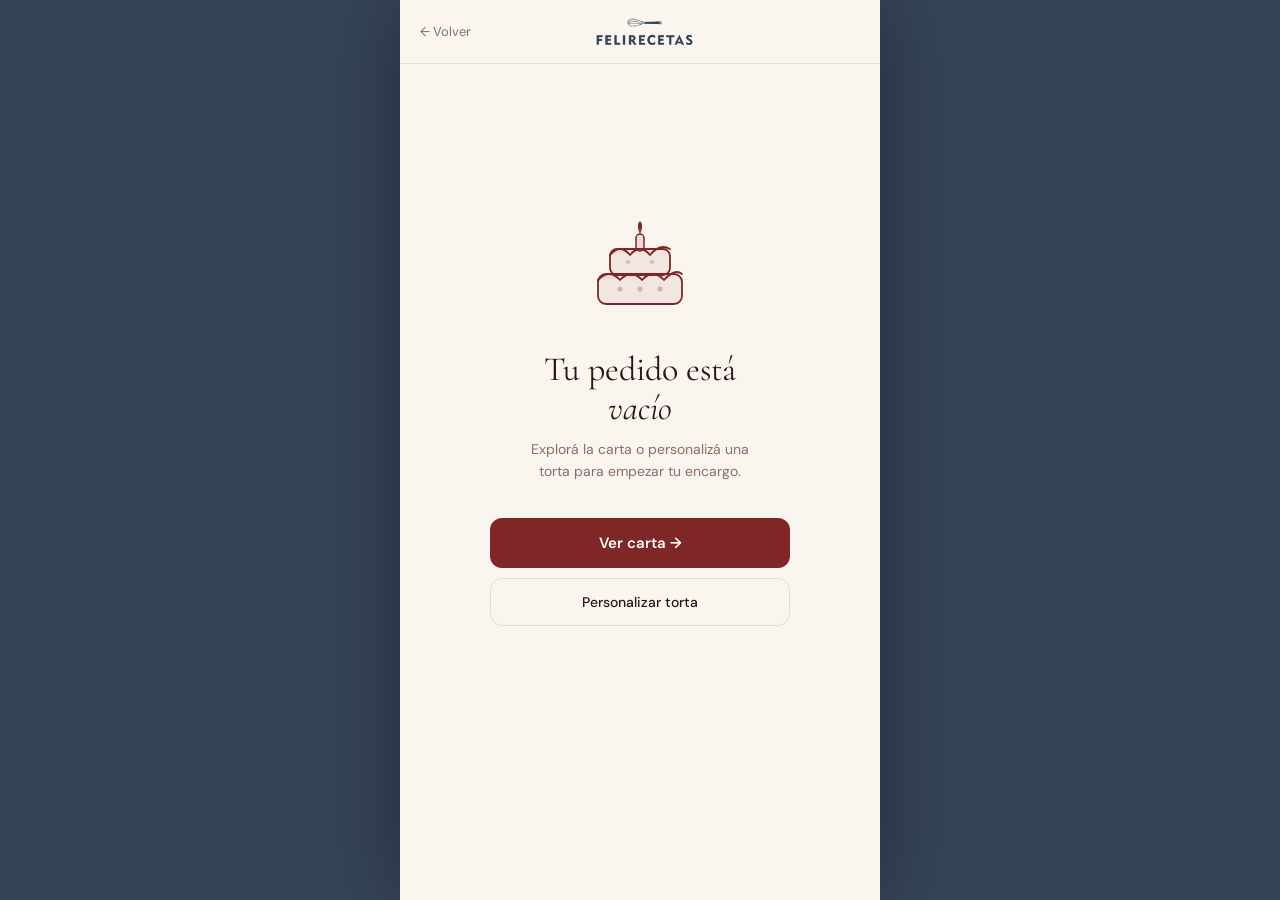
<file: confirmacion.html>
<!doctype html>
<html lang="es">
<head>
  <meta charset="utf-8"/>
  <script>document.documentElement.dataset.palette='v2';</script>
  <meta name="viewport" content="width=device-width,initial-scale=1"/>
  <title>Confirmá tu pedido · Feli Recetas</title>
  <meta name="theme-color" content="#364459"/>
  <link rel="preconnect" href="https://fonts.googleapis.com">
  <link rel="preconnect" href="https://fonts.gstatic.com" crossorigin>
  <link href="https://fonts.googleapis.com/css2?family=Cormorant+Garamond:ital,wght@0,400;0,500;0,600;1,400;1,500&family=DM+Sans:wght@400;500;600&family=DM+Mono:wght@400;500&display=swap" rel="stylesheet">
  <style>
    :root {
      --cream:      #FAF5EF;
      --cream-card: #FFFFFF;
      --cream-warm: #F0E8DC;
      --cream-soft: #EAE0D5;
      --bordo:      #7F2626;
      --bordo-deep: #364459;
      --dark-bar:   #1A0C08;
      --ink:        #2A1810;
      --muted:      #8A7060;
      --rule:       rgba(42,24,16,.10);
      --serif:      "Cormorant Garamond","Cormorant",Georgia,serif;
      --sans:       "DM Sans",-apple-system,"Helvetica Neue",system-ui,sans-serif;
      --mono:       "DM Mono","JetBrains Mono",ui-monospace,monospace;
    }
    [data-palette="v2"] body { background:#364459; }

    *,*::before,*::after { box-sizing:border-box;margin:0;padding:0; }
    html { scroll-behavior:smooth;-webkit-text-size-adjust:100%; }
    body {
      font-family:var(--sans);background:var(--bordo-deep);color:var(--ink);
      -webkit-font-smoothing:antialiased;font-size:14px;line-height:1.5;min-height:100dvh;
    }
    button { font-family:var(--sans);cursor:pointer;border:none;background:none; }
    a { color:inherit;text-decoration:none; }
    input,textarea { font-family:var(--sans); }

    #app {
      width:100%;max-width:480px;margin:0 auto;background:var(--cream);
      min-height:100dvh;display:flex;flex-direction:column;
    }

    /* Top bar */
    .top-bar {
      position:sticky;top:0;z-index:30;
      background:rgba(250,245,239,.96);backdrop-filter:blur(14px);-webkit-backdrop-filter:blur(14px);
      border-bottom:1px solid var(--rule);height:52px;padding:0 20px;
      display:flex;align-items:center;justify-content:space-between;
    }
    .top-bar__nav {
      font-size:13px;color:var(--muted);cursor:pointer;padding:6px 0;
      display:flex;align-items:center;gap:4px;transition:color .15s;min-width:52px;
    }
    .top-bar__nav:hover { color:var(--ink); }
    .top-bar__brand {
      font-size:11px;font-weight:600;letter-spacing:.14em;
      color:var(--ink);text-transform:uppercase;text-align:center;
    }

    /* Page header */
    .page-header { padding:24px 22px 12px; }
    .eyebrow {
      font-size:11px;font-weight:500;letter-spacing:.10em;text-transform:uppercase;
      color:var(--muted);margin-bottom:6px;display:flex;align-items:center;gap:6px;
    }
    .eyebrow::before { content:"—";color:var(--bordo); }
    .page-title {
      font-family:var(--serif);font-size:40px;font-weight:400;
      line-height:.95;letter-spacing:-.02em;color:var(--ink);
    }
    .page-title em { font-style:italic; }

    /* Sections */
    .section { padding:22px 22px 24px;border-top:1px solid var(--rule); }
    .section-label {
      font-size:12px;font-weight:600;color:var(--ink);
      margin-bottom:14px;letter-spacing:.01em;
    }

    /* Order summary card */
    .summary-item {
      display:flex;gap:14px;align-items:flex-start;
      padding-bottom:16px;border-bottom:1px solid var(--rule);margin-bottom:16px;
    }
    .summary-item:last-of-type { border-bottom:none;margin-bottom:0;padding-bottom:0; }
    .summary-thumb {
      width:64px;height:64px;border-radius:8px;flex-shrink:0;
      background-size:cover;background-position:center;
    }
    .summary-item-body { flex:1;min-width:0; }
    .summary-item-name {
      font-family:var(--serif);font-size:17px;font-style:italic;
      font-weight:400;color:var(--ink);line-height:1.2;margin-bottom:3px;
    }
    .summary-item-meta { font-size:12px;color:var(--muted);line-height:1.4; }
    .summary-item-qty  { font-size:11px;color:var(--muted);margin-top:4px; }
    .summary-item-price { font-size:12px;color:var(--muted);font-style:italic;margin-top:2px; }

    /* Delivery chip */
    .delivery-tag {
      display:inline-flex;align-items:center;gap:7px;
      background:var(--bordo);color:#fff;
      padding:5px 12px;border-radius:999px;
      font-size:11.5px;font-weight:600;margin-bottom:6px;
    }
    .delivery-date { font-size:13px;color:var(--muted);margin-top:4px; }

    /* Form fields */
    .form-fields { display:flex;flex-direction:column;gap:10px; }
    .form-field {
      background:var(--cream-card);border:1px solid var(--rule);
      border-radius:12px;padding:14px 16px;
      transition:border-color .15s;
    }
    .form-field:focus-within { border-color:rgba(127,38,38,.4); }
    .form-field label {
      display:block;font-size:10.5px;font-weight:600;letter-spacing:.1em;
      text-transform:uppercase;color:var(--muted);margin-bottom:6px;
    }
    .form-field input {
      width:100%;border:none;background:transparent;padding:0;
      font-size:15px;color:var(--ink);outline:none;-webkit-appearance:none;
    }
    .form-field input::placeholder { color:var(--muted);opacity:.55; }

    /* Payment options */
    .payment-options { display:flex;flex-direction:column;gap:10px; }
    .payment-opt {
      display:flex;align-items:center;gap:14px;
      background:var(--cream-card);border:1.5px solid var(--rule);
      border-radius:12px;padding:14px 16px;cursor:pointer;
      transition:border-color .15s,background .15s;
    }
    .payment-opt.active { border-color:var(--bordo);background:rgba(127,38,38,.03); }
    .payment-opt-icon {
      width:36px;height:36px;border-radius:8px;
      background:var(--cream-soft);display:flex;align-items:center;
      justify-content:center;font-size:18px;flex-shrink:0;
    }
    .payment-opt-body { flex:1; }
    .payment-opt-name { font-size:14px;font-weight:600;color:var(--ink); }
    .payment-opt-sub  { font-size:12px;color:var(--muted);margin-top:2px; }
    .payment-opt-check {
      width:22px;height:22px;border-radius:50%;
      border:1.5px solid var(--rule);
      display:flex;align-items:center;justify-content:center;
      flex-shrink:0;transition:background .15s,border-color .15s;
    }
    .payment-opt.active .payment-opt-check {
      background:var(--bordo);border-color:var(--bordo);
    }
    .payment-opt.active .payment-opt-check::after {
      content:'';display:block;width:6px;height:6px;
      border-radius:50%;background:#fff;
    }

    /* Price note */
    .price-note-box {
      background:var(--cream-warm);border-radius:12px;
      padding:16px 18px;
    }
    .price-note-row {
      display:flex;justify-content:space-between;align-items:baseline;
      padding:5px 0;border-bottom:1px solid rgba(42,24,16,.08);
    }
    .price-note-row:last-child { border-bottom:none; }
    .price-note-label { font-size:13px;color:var(--muted); }
    .price-note-value { font-size:13px;color:var(--ink);font-weight:500; }
    .price-note-value.consultar { font-style:italic;color:var(--bordo); }
    .price-note-hint {
      font-size:11.5px;color:var(--muted);line-height:1.55;margin-top:12px;
    }

    /* Sticky CTA */
    .sticky-cta {
      position:sticky;bottom:0;background:var(--dark-bar);
      padding:14px 20px 20px;display:flex;align-items:center;
      justify-content:space-between;gap:14px;
      box-shadow:0 -8px 32px rgba(0,0,0,.25);margin-top:auto;
    }
    .sticky-cta__left { display:flex;flex-direction:column;gap:2px; }
    .sticky-cta__eyebrow {
      font-family:var(--mono);font-size:10px;font-weight:500;
      letter-spacing:.12em;text-transform:uppercase;color:rgba(255,255,255,.45);
    }
    .sticky-cta__total {
      font-family:var(--serif);font-size:18px;font-style:italic;
      color:rgba(255,255,255,.9);line-height:1;
    }
    .sticky-cta__btn {
      background:#fff;color:var(--ink);border:none;border-radius:999px;
      padding:14px 22px;font-size:14px;font-weight:600;cursor:pointer;
      white-space:nowrap;transition:opacity .15s,transform .15s;
    }
    .sticky-cta__btn:hover:not(:disabled) { transform:scale(1.02); }
    .sticky-cta__btn:disabled { opacity:.4;pointer-events:none; }

    @keyframes fadeIn { from{opacity:0;transform:translateY(6px)}to{opacity:1;transform:translateY(0)} }

    @media(min-width:480px) {
      #app { box-shadow:0 0 80px rgba(0,0,0,.35); }
    }
  </style>
</head>
<body>
<div id="app">

  <header class="top-bar">
    <button class="top-bar__nav" onclick="goBack()">← Volver</button>
    <span class="top-bar__brand">Feli · Recetas</span>
    <span style="min-width:52px"></span>
  </header>

  <div class="page-header">
    <p class="eyebrow">Paso 2 de 2 · Confirmación</p>
    <h1 class="page-title">Confirmá tu <em>pedido</em></h1>
  </div>

  <!-- Resumen del pedido -->
  <section class="section">
    <div id="order-items"></div>
    <div id="delivery-info" style="margin-top:12px"></div>
  </section>

  <!-- Tus datos -->
  <section class="section">
    <p class="section-label">Tus datos</p>
    <div class="form-fields">
      <div class="form-field">
        <label for="f-nombre">Nombre</label>
        <input id="f-nombre" type="text" placeholder="Ej: María García" oninput="onFormInput()"/>
      </div>
      <div class="form-field">
        <label for="f-wa">WhatsApp</label>
        <input id="f-wa" type="tel" placeholder="Ej: +54 9 11 1234-5678" oninput="onFormInput()"/>
      </div>
    </div>
  </section>

  <!-- Preferencia de pago -->
  <section class="section">
    <p class="section-label">¿Cómo preferís pagar?</p>
    <div class="payment-options">
      <div class="payment-opt active" id="opt-transferencia" onclick="selectPayment('transferencia')">
        <div class="payment-opt-icon">🏦</div>
        <div class="payment-opt-body">
          <div class="payment-opt-name">Transferencia</div>
          <div class="payment-opt-sub">Te pasamos el alias por WhatsApp</div>
        </div>
        <div class="payment-opt-check"></div>
      </div>
      <div class="payment-opt" id="opt-tarjeta" onclick="selectPayment('tarjeta')">
        <div class="payment-opt-icon">💳</div>
        <div class="payment-opt-body">
          <div class="payment-opt-name">Tarjeta</div>
          <div class="payment-opt-sub">Débito o crédito</div>
        </div>
        <div class="payment-opt-check"></div>
      </div>
    </div>
  </section>

  <!-- Nota de precio -->
  <section class="section">
    <p class="section-label">Resumen</p>
    <div class="price-note-box">
      <div class="price-note-row">
        <span class="price-note-label">Precio del pedido</span>
        <span class="price-note-value consultar">A consultar</span>
      </div>
      <div class="price-note-row" id="envio-row" style="display:none">
        <span class="price-note-label">Envío</span>
        <span class="price-note-value consultar">A consultar</span>
      </div>
      <p class="price-note-hint">Feli te confirma disponibilidad y precio por WhatsApp antes de reservar.</p>
    </div>
  </section>

  <!-- Sticky CTA -->
  <div class="sticky-cta">
    <div class="sticky-cta__left">
      <span class="sticky-cta__eyebrow">Precio</span>
      <span class="sticky-cta__total">A consultar</span>
    </div>
    <button class="sticky-cta__btn" id="send-btn" onclick="sendWhatsApp()" disabled>
      Enviar pedido →
    </button>
  </div>

</div><!-- /app -->

<script>
  const CART_KEY = 'feli:cart';
  const WA_NUMBER = '5492216023377';

  const TONES = {
    warm:  'linear-gradient(135deg,#E8C4A0,#C4956A)',
    deep:  'linear-gradient(135deg,#8B3A3A,#5C1A1B)',
    cream: 'linear-gradient(135deg,#EFEFEF,#DDE1E8)',
    dark:  'linear-gradient(135deg,#3D2B1A,#1A0F07)',
  };

  const DAYS_ES_FULL   = ['Domingo','Lunes','Martes','Miércoles','Jueves','Viernes','Sábado'];
  const MONTHS_ES_FULL = ['enero','febrero','marzo','abril','mayo','junio','julio','agosto','septiembre','octubre','noviembre','diciembre'];

  let cart     = [];
  let checkout = {};
  let payMethod = 'transferencia';

  function goBack() { window.location.href = 'cart.html'; }

  function escHtml(s) {
    return String(s).replace(/&/g,'&amp;').replace(/</g,'&lt;').replace(/>/g,'&gt;').replace(/"/g,'&quot;');
  }

  /* ── Render order items ── */
  function renderOrderItems() {
    const container = document.getElementById('order-items');
    container.innerHTML = '';
    cart.forEach(item => {
      const bg = TONES[item.tone]||TONES.warm;
      const thumbStyle = item.img
        ? `background-image:url('${escHtml(item.img)}');background-size:cover;background-position:center`
        : `background:${bg}`;
      const div = document.createElement('div');
      div.className = 'summary-item';
      div.innerHTML = `
        <div class="summary-thumb" style="${thumbStyle}"></div>
        <div class="summary-item-body">
          <div class="summary-item-name">${escHtml(item.name)}</div>
          <div class="summary-item-meta">${escHtml(item.meta)}</div>
          <div class="summary-item-qty">Cantidad: ${item.qty}</div>
          <div class="summary-item-price">Precio a consultar</div>
        </div>`;
      container.appendChild(div);
    });
  }

  /* ── Render delivery info ── */
  function renderDeliveryInfo() {
    const container = document.getElementById('delivery-info');
    if (!checkout.date) return;

    const d    = new Date(checkout.date);
    const label = `${DAYS_ES_FULL[d.getDay()]} ${d.getDate()} de ${MONTHS_ES_FULL[d.getMonth()]}`;
    const modeLabel = checkout.mode === 'retiro' ? 'Retiro en local' : 'Envío a domicilio';

    container.innerHTML = `
      <div class="delivery-tag">
        <svg width="12" height="12" viewBox="0 0 24 24" fill="none" stroke="currentColor" stroke-width="2.2" stroke-linecap="round" stroke-linejoin="round"><rect x="3" y="4" width="18" height="18" rx="2"/><line x1="16" y1="2" x2="16" y2="6"/><line x1="8" y1="2" x2="8" y2="6"/><line x1="3" y1="10" x2="21" y2="10"/></svg>
        ${escHtml(modeLabel)}
      </div>
      <div class="delivery-date">${escHtml(label)}${checkout.address ? ' · '+escHtml(checkout.address) : ''}</div>`;

    if (checkout.mode === 'envio') {
      document.getElementById('envio-row').style.display = 'flex';
    }
  }

  /* ── Payment selection ── */
  function selectPayment(method) {
    payMethod = method;
    document.getElementById('opt-transferencia').classList.toggle('active', method==='transferencia');
    document.getElementById('opt-tarjeta').classList.toggle('active', method==='tarjeta');
  }

  /* ── Form validation ── */
  function onFormInput() {
    const nombre = (document.getElementById('f-nombre').value||'').trim();
    const wa     = (document.getElementById('f-wa').value||'').trim();
    document.getElementById('send-btn').disabled = !(nombre && wa);
  }

  /* ── Build & send WA message ── */
  function sendWhatsApp() {
    const nombre = (document.getElementById('f-nombre').value||'').trim();
    const wa     = (document.getElementById('f-wa').value||'').trim();
    if (!nombre || !wa) return;

    let msg = `¡Hola Feli! Quiero hacer un pedido:\n\n`;

    cart.forEach(item => {
      msg += `• ${item.qty}x ${item.name}\n`;
      if (item.meta) msg += `  ${item.meta}\n`;
      msg += '\n';
    });

    msg += '---\n';

    if (checkout.date) {
      const d = new Date(checkout.date);
      const label = `${DAYS_ES_FULL[d.getDay()]} ${d.getDate()} de ${MONTHS_ES_FULL[d.getMonth()]}`;
      msg += `${checkout.mode==='retiro' ? 'Retiro' : 'Envío'}: ${label}\n`;
    }
    if (checkout.mode==='envio' && checkout.address) {
      msg += `Dirección: ${checkout.address}\n`;
    }
    if (checkout.notes) {
      msg += `Notas: ${checkout.notes}\n`;
    }

    msg += `\nMis datos:\n`;
    msg += `Nombre: ${nombre}\n`;
    msg += `WhatsApp: ${wa}\n`;
    msg += `Pago preferido: ${payMethod==='transferencia' ? 'Transferencia' : 'Tarjeta'}\n`;
    msg += `\n¿Me podés confirmar disponibilidad y precio?`;

    // Clear cart after sending
    localStorage.removeItem(CART_KEY);
    sessionStorage.removeItem('feli-checkout');

    window.open(`https://wa.me/${WA_NUMBER}?text=${encodeURIComponent(msg)}`, '_blank');
  }

  /* ── Init ── */
  function init() {
    try { cart = JSON.parse(localStorage.getItem(CART_KEY)||'[]'); } catch(e){ cart=[]; }

    if (cart.length === 0) {
      window.location.href = 'cart.html';
      return;
    }

    try { checkout = JSON.parse(sessionStorage.getItem('feli-checkout')||'{}'); } catch(e){ checkout={}; }

    if (!checkout.date) {
      window.location.href = 'cart.html';
      return;
    }

    renderOrderItems();
    renderDeliveryInfo();
  }

  document.addEventListener('DOMContentLoaded', init);
</script>
</body>
</html>
</file>
<file: styles.css>
/* FeliRecetas — sistema de diseño · boutique parisina */

:root {
  /* ── Paleta base (PDF) ──────────────────────────
     Bordó #7F2626 · Azul pizarra #364459 · Gris #EFEFEF
     + tonos derivados de la misma familia              */
  --c-bordo:          #7F2626;
  --c-bordo-deep:     #5C1A1B;
  --c-bordo-soft:     #9B4242;
  --c-navy:           #364459;
  --c-navy-deep:      #283545;
  --c-navy-2:         #5A6878;
  --c-navy-3:         #8A97A8;
  --c-navy-tint:      #D4DCEA;
  --c-navy-tint-soft: #E8ECF3;
  --c-blush:          #E7CBCB;
  --c-blush-soft:     #F4E6E6;
  --c-gray:           #EFEFEF;
  --c-gray-soft:      #E6E6E6;
  --c-white:          #FFFFFF;
  --c-paper-2:        #F7F7F7;
  --c-rule:           #C8CDD6;
  --c-rule-soft:      #DDE1E8;

  /* ── Tokens funcionales (compat. con el código existente) ── */
  --bg:        var(--c-gray);
  --bg-soft:   var(--c-gray-soft);
  --paper:     var(--c-white);
  --paper-2:   var(--c-paper-2);
  --ink:       var(--c-navy);
  --ink-2:     var(--c-navy-2);
  --ink-3:     var(--c-navy-3);
  --rule:      var(--c-rule);
  --rule-soft: var(--c-rule-soft);
  --wine:      var(--c-bordo);
  --wine-deep: var(--c-bordo-deep);
  --rose:      var(--c-navy-tint);
  --rose-soft: var(--c-navy-tint-soft);
  --sage:      var(--c-navy-2);
  --gold:      var(--c-bordo);

  /* ── Marca fuerte: bordó, presente en TODAS las variantes ── */
  --brand-loud:     var(--c-bordo);
  --brand-loud-ink: var(--c-white);

  /* ── Superficies oscuras editoriales — esto cambia por variante ── */
  --surface-dark:        var(--c-bordo);
  --surface-dark-2:      var(--c-bordo-deep);
  --surface-dark-ink:    #FCEFEF;
  --surface-dark-ink-2:  rgba(255,255,255,.74);
  --surface-dark-accent: #F2DADA;
  --surface-dark-rule:   rgba(255,255,255,.16);
  /* tarjeta clara secundaria (Cómo pedir / Eventos) */
  --surface-soft:        var(--c-blush-soft);

  --shadow-sm: 0 1px 2px rgba(54,68,89,.08), 0 2px 8px rgba(54,68,89,.05);
  --shadow-md: 0 4px 14px rgba(54,68,89,.10), 0 12px 32px rgba(54,68,89,.08);
  --serif: "Cormorant Garamond","Cormorant",Georgia,serif;
  --sans:  "DM Sans",-apple-system,"Helvetica Neue",system-ui,sans-serif;
  --mono:  "DM Mono","JetBrains Mono",ui-monospace,monospace;
}

/* ════════════════════════════════════════════════════
   VARIANTES DE PALETA  (data-palette en <html>)
   v1 = Bordó protagonista (default)
   v2 = Azul + bordó (equilibrado)
   v3 = Editorial claro
   ════════════════════════════════════════════════════ */
[data-palette="v2"] {
  --surface-dark:        var(--c-navy);
  --surface-dark-2:      var(--c-navy-deep);
  --surface-dark-ink:    #EEF1F6;
  --surface-dark-ink-2:  rgba(255,255,255,.72);
  --surface-dark-accent: var(--c-blush);
  --surface-soft:        var(--c-navy-tint-soft);
  --rose:                var(--c-blush);
  --rose-soft:           var(--c-blush-soft);
}

[data-palette="v3"] {
  --surface-dark:        var(--c-gray);
  --surface-dark-2:      var(--c-gray-soft);
  --surface-dark-ink:    var(--c-navy);
  --surface-dark-ink-2:  var(--c-navy-2);
  --surface-dark-accent: var(--c-bordo);
  --surface-dark-rule:   var(--c-rule);
  --surface-soft:        var(--c-white);
}

/* ── Overrides fijos por sección ── */
#como-pedir,
#eventos {
  --surface-soft: var(--c-white);
}

/* ── Desktop nav: oculto en mobile ── */
.desktop-nav { display: none; }
.dnav-cta    { display: none; }

/* ── Eventos banner ── */
.eventos-banner {
  background: var(--surface-dark);
  border-radius: 16px;
  margin: 0 16px;
  padding: 28px 22px 32px;
  color: var(--surface-dark-ink);
}
.eventos-title {
  font-family: var(--serif);
  font-size: 30px;
  font-weight: 500;
  line-height: 1.1;
  color: var(--surface-dark-ink);
  margin: 10px 0 14px;
}
.eventos-title em { color: var(--surface-dark-accent); font-style: italic; }
.eventos-desc {
  font-family: var(--sans);
  font-size: 14px;
  line-height: 1.6;
  color: var(--surface-dark-ink-2);
  margin-bottom: 22px;
}
.eventos-btn {
  display: inline-flex; align-items: center; gap: 8px;
  background: #fff;
  color: var(--surface-dark);
  font-family: var(--sans);
  font-size: 13.5px;
  font-weight: 600;
  padding: 12px 20px;
  border-radius: 999px;
  text-decoration: none;
  transition: opacity .15s;
  border: none;
}
.eventos-btn:hover { opacity: .88; }
.eventos-items { margin-top: 24px; display: flex; flex-direction: column; gap: 16px; }
.eventos-item {
  display: flex; align-items: flex-start; gap: 14px;
}
.eventos-item-icon { font-size: 22px; flex-shrink: 0; margin-top: 2px; }
.eventos-item-title {
  font-family: var(--sans); font-size: 13.5px; font-weight: 600;
  color: var(--surface-dark-ink);
}
.eventos-item-sub {
  font-family: var(--sans); font-size: 12px;
  color: var(--surface-dark-ink-2); margin-top: 2px;
}

/* ── Eventos: minimalista, sin recuadro — vive sobre el fondo de la página ── */
#eventos {
  --surface-dark-ink:    var(--ink);           /* títulos en navy */
  --surface-dark-ink-2:  var(--ink-2);         /* texto secundario */
  --surface-dark-accent: var(--wine);          /* eyebrow + acentos en bordó */
}
#eventos .eventos-banner {
  background: transparent;                      /* sin bloque de color */
  border: none;
  box-shadow: none;
}
#eventos .eventos-btn {
  background: var(--wine);                      /* botón bordó sólido */
  color: #fff;
}
#eventos .eventos-btn:hover { opacity: .9; }

#historia {
  --surface-dark-accent: var(--c-navy-tint);
}


*, *::before, *::after { box-sizing: border-box; margin: 0; padding: 0; }

html { scroll-behavior: smooth; overflow-x: hidden; }

body {
  font-family: var(--sans);
  background: var(--bg);
  color: var(--ink);
  -webkit-font-smoothing: antialiased;
  font-size: 14px;
  line-height: 1.5;
  letter-spacing: -.005em;
  overflow-x: hidden;
}

img { max-width: 100%; display: block; }
button { font-family: var(--sans); cursor: pointer; }
a { color: inherit; text-decoration: none; }

/* ─── Layout ─────────────────────────────────── */
.container { width: 100%; max-width: 480px; margin: 0 auto; padding: 0 22px; }

/* ─── Typography ─────────────────────────────── */
.serif   { font-family: var(--serif); font-weight: 500; letter-spacing: -.01em; }
.serif-i { font-family: var(--serif); font-style: italic; font-weight: 400; }

.display {
  font-family: var(--serif); font-weight: 500;
  font-size: clamp(36px, 10vw, 44px);
  line-height: 1.02; letter-spacing: -.022em;
}
.h1 { font-family: var(--serif); font-weight: 500; font-size: clamp(26px, 8vw, 32px); line-height: 1.05; letter-spacing: -.018em; }
.h2 { font-family: var(--serif); font-weight: 500; font-size: clamp(20px, 6vw, 24px); line-height: 1.1;  letter-spacing: -.012em; }
.h3 { font-family: var(--serif); font-weight: 500; font-size: 19px; line-height: 1.2; letter-spacing: -.008em; }

.eyebrow {
  font-family: var(--sans); font-size: 10.5px; font-weight: 500;
  letter-spacing: .18em; text-transform: uppercase; color: var(--ink-3);
}
.caption { font-size: 12px; color: var(--ink-3); }
.product-card .caption { color: rgba(54,68,89,.70); }
.price-serif { font-family: var(--serif); font-weight: 500; font-size: 18px; }

/* ─── Buttons ─────────────────────────────────── */
.btn {
  display: inline-flex; align-items: center; justify-content: center; gap: 8px;
  height: 48px; padding: 0 22px; border-radius: 999px;
  font-family: var(--sans); font-weight: 500; font-size: 14px;
  letter-spacing: .01em; border: 1.5px solid transparent;
  transition: transform .15s, background .15s, opacity .15s;
  white-space: nowrap;
}
.btn:active { transform: translateY(1px); }
.btn-primary { background: var(--ink); color: var(--paper); }
.btn-wine    { background: var(--wine); color: #fff; border-color: var(--wine); }
.btn-ghost   { background: transparent; color: var(--ink); border-color: var(--ink); }
.btn-soft    { background: var(--bg-soft); color: var(--ink); }
.btn-green   { background: #25D366; color: #fff; border-color: #25D366; }
.btn-block   { width: 100%; }
.btn-sm      { height: 36px; padding: 0 14px; font-size: 12.5px; }
.btn-icon    { width: 42px; height: 42px; padding: 0; border-radius: 999px; }

/* ─── Chips ───────────────────────────────────── */
.chip {
  display: inline-flex; align-items: center; gap: 6px;
  padding: 6px 12px; border-radius: 999px;
  background: var(--paper-2); color: var(--ink-2);
  font-size: 12px; font-weight: 500;
  border: 1px solid var(--rule-soft);
  cursor: pointer; white-space: nowrap;
  transition: background .12s, color .12s, border-color .12s;
}
.chip.active { background: var(--ink); color: var(--paper); border-color: var(--ink); }
.chip.wine   { background: var(--wine); color: #fff; border-color: var(--wine); }

.chip-tag {
  display: inline-block; padding: 4px 9px;
  font-size: 10px; font-weight: 600; letter-spacing: .1em; text-transform: uppercase;
  border-radius: 4px; background: var(--wine); color: #fff;
}
.chip-tag.muted { background: var(--bg-soft); color: var(--ink-2); }
.chip-tag.sage  { background: var(--sage);    color: #fff; }
.chip-tag.gold  { background: var(--gold);    color: #fff; }

/* ─── Dividers ───────────────────────────────── */
hr.rule      { border: 0; border-top: 1px solid var(--rule);      margin: 0; }
hr.rule-soft { border: 0; border-top: 1px solid var(--rule-soft); margin: 0; }

.ornament {
  display: flex; align-items: center; gap: 10px;
  color: var(--ink-3); font-size: 11px;
  letter-spacing: .16em; text-transform: uppercase;
}
.ornament::before, .ornament::after { content: ""; flex: 1; height: 1px; background: var(--rule); }
.ornament.left::before { display: none; }

/* ─── Section badge (configurador) ───────────── */
.section-badge {
  display: inline-flex;
  align-items: center;
  gap: 5px;
  background: rgba(127,38,38,.09);
  color: #7F2626;
  border-radius: 999px;
  padding: 4px 12px;
  font-family: var(--sans);
  font-size: 11px;
  font-weight: 600;
  letter-spacing: 0.06em;
  text-transform: uppercase;
  flex-shrink: 0;
}
.section-badge .badge-count {
  font-weight: 400;
  opacity: .7;
}

/* ─── Cards ───────────────────────────────────── */
.card {
  background: var(--paper); border: 1px solid var(--rule-soft);
  border-radius: 14px; overflow: hidden;
}

/* ─── Image placeholders ──────────────────────── */
.img-placeholder {
  position: relative; overflow: hidden;
  background: repeating-linear-gradient(135deg,rgba(127,38,38,.05) 0 1px,transparent 1px 14px),
              linear-gradient(160deg, var(--rose-soft) 0%, var(--rose) 100%);
}
.img-placeholder.sage { background:
  repeating-linear-gradient(135deg,rgba(0,0,0,.04) 0 1px,transparent 1px 14px),
  linear-gradient(160deg,#C4CCB5 0%,var(--sage) 100%); }
.img-placeholder.gold { background:
  repeating-linear-gradient(135deg,rgba(0,0,0,.04) 0 1px,transparent 1px 14px),
  linear-gradient(160deg,#E6D2A8 0%,var(--gold) 100%); }
.img-placeholder.cream { background:
  repeating-linear-gradient(135deg,rgba(110,80,40,.05) 0 1px,transparent 1px 14px),
  linear-gradient(160deg,#F5E6D0 0%,#E5C9A0 100%); }
.img-placeholder.wine { background:
  repeating-linear-gradient(135deg,rgba(0,0,0,.06) 0 1px,transparent 1px 14px),
  linear-gradient(160deg,#A55656 0%,var(--wine) 100%); }
.img-placeholder.choc { background:
  repeating-linear-gradient(135deg,rgba(0,0,0,.05) 0 1px,transparent 1px 14px),
  linear-gradient(160deg,#8A5A3A 0%,#5C3520 100%); }
.img-placeholder.rose-soft { background:
  linear-gradient(160deg,#E8ECF3,#D4DCEA); }
.img-placeholder .img-label {
  position: absolute; bottom: 8px; left: 8px;
  font-family: var(--mono); font-size: 9px; color: rgba(255,255,255,.85);
  letter-spacing: .06em; text-transform: uppercase;
  background: rgba(0,0,0,.18); padding: 3px 6px; border-radius: 3px;
}

/* ─── Inputs ──────────────────────────────────── */
.input {
  width: 100%; height: 46px; border: 1px solid var(--rule);
  background: var(--paper); border-radius: 10px; padding: 0 14px;
  font-family: var(--sans); font-size: 14px; color: var(--ink);
  outline: none; transition: border-color .15s;
}
.input:focus { border-color: var(--ink); }
.textarea {
  width: 100%; min-height: 80px; border: 1px solid var(--rule);
  background: var(--paper); border-radius: 10px; padding: 12px 14px;
  font-family: var(--sans); font-size: 14px; color: var(--ink);
  outline: none; resize: none; transition: border-color .15s;
}
.textarea:focus { border-color: var(--ink); }

.stepper {
  display: inline-flex; align-items: center;
  border: 1px solid var(--rule); border-radius: 999px;
  background: var(--paper); height: 38px;
}
.stepper button {
  width: 38px; height: 38px; background: transparent; border: 0;
  font-size: 18px; color: var(--ink); cursor: pointer; border-radius: 999px;
  transition: background .12s;
}
.stepper button:hover { background: var(--bg-soft); }
.stepper .v { min-width: 28px; text-align: center; font-weight: 600; font-size: 14px; }

/* ─── Topbar ──────────────────────────────────── */
.topbar {
  position: sticky; top: 0; z-index: 50;
  display: flex; align-items: center; justify-content: space-between;
  padding: 12px 18px;
  background: rgba(255,255,255,.95);
  border-bottom: 1px solid var(--rule-soft);
  backdrop-filter: blur(12px);
  -webkit-backdrop-filter: blur(12px);
}
.topbar .logo {
  display: flex; align-items: center; gap: 7px;
  font-family: var(--sans); font-weight: 700; font-size: 15px;
  letter-spacing: .06em; text-transform: uppercase;
  color: var(--ink);
}
.logo-whisk { height: 17px; width: auto; color: var(--wine); flex-shrink: 0; }
.topbar .logo em { font-style: normal; color: var(--wine); }
/* Logo imágenes — todas las variantes */
.logo-img-sidemenu {
  height: 28px;
  width: auto;
  display: block;
  /* PNG blanco sobre fondo oscuro del menú — sin filtro */
}
.logo-img-footer {
  height: 28px;
  width: auto;
  display: block;
  margin: 0 auto;
  /* PNG blanco sobre footer oscuro — sin filtro */
}
.logo-img-hero {
  height: 20px;
  width: auto;
  display: block;
  /* PNG blanco sobre hero oscuro — sin filtro */
}
/* Logo imagen mobile (topbar) */
.logo-img-mobile {
  height: 30px;
  width: auto;
  display: block;
  /* blanco del PNG → navy de la marca */
  filter: brightness(0) saturate(100%) invert(25%) sepia(18%) saturate(800%) hue-rotate(175deg) brightness(90%) contrast(95%);
}
.topbar-btn {
  background: transparent; border: 0; padding: 4px;
  color: var(--ink); position: relative;
}

/* ─── Side Menu ───────────────────────────────── */
.menu-overlay {
  position: fixed; inset: 0; z-index: 100;
  background: rgba(54,68,89,.45); backdrop-filter: blur(2px);
  opacity: 0; pointer-events: none;
  transition: opacity .25s;
}
.menu-overlay.open { opacity: 1; pointer-events: all; }

.side-menu {
  position: fixed; top: 0; left: 0; bottom: 0; right: 60px; z-index: 101;
  background: var(--paper); display: flex; flex-direction: column;
  box-shadow: 0 0 40px rgba(0,0,0,.2);
  transform: translateX(-100%);
  transition: transform .28s cubic-bezier(.2,.8,.3,1);
}
.side-menu.open { transform: translateX(0); }

.side-menu-head {
  padding: 14px 20px 10px;
  display: flex; justify-content: space-between; align-items: center;
}
.side-menu-body { flex: 1; overflow-y: auto; padding: 8px 0; }
.menu-item {
  display: flex; gap: 14px; align-items: flex-start;
  padding: 14px 20px;
  border-bottom: 1px solid var(--rule-soft);
  cursor: pointer; transition: background .12s;
}
.menu-item:last-child { border-bottom: none; }
.menu-item:hover { background: var(--bg-soft); }
.menu-item .num { padding-top: 4px; flex-shrink: 0; }
.menu-item-title {
  font-family: var(--serif); font-weight: 500; font-size: 22px;
  line-height: 1.1; letter-spacing: -.012em; color: var(--ink);
}
.side-menu-footer {
  padding: 18px 20px;
  border-top: 1px solid var(--rule-soft);
}

/* ─── Announcement banner ─────────────────────── */
.banner {
  background: var(--surface-dark); color: var(--surface-dark-ink);
  padding: 8px 20px;
  display: flex; justify-content: space-between; align-items: center;
  font-size: 11px; letter-spacing: .08em;
}

/* ─── Hero ────────────────────────────────────── */
.hero { padding: 18px 22px 8px; }

.hero-img {
  height: 280px; margin: 12px 22px;
  border-radius: 6px; position: relative;
}
.hero-img .over {
  position: absolute; left: 14px; bottom: 14px; color: var(--wine);
  background: rgba(255,255,255,0.92); backdrop-filter: blur(4px);
  padding: 10px 14px; border-radius: 8px;
}

/* ─── Stats strip ─────────────────────────────── */
.stats-strip {
  background: var(--bg-soft); padding: 20px 22px; margin-top: 8px;
}
.stats-grid {
  display: grid; grid-template-columns: 1fr 1fr; gap: 16px 24px;
}
.stat-n {
  font-family: var(--serif); font-style: italic;
  font-size: 30px; line-height: 1; color: var(--wine);
}
.stat-n span { font-style: normal; }

/* ─── Section header ──────────────────────────── */
.section-head {
  display: flex; justify-content: space-between; align-items: baseline;
  padding: 20px 22px 0;
}
.section-head-left {}

/* ─── Products grid ───────────────────────────── */
.products-section { padding: 16px 22px 12px; }

.filters-scroll {
  overflow-x: auto; padding: 12px 22px 8px;
  display: flex; gap: 8px;
  -ms-overflow-style: none; scrollbar-width: none;
}
.filters-scroll::-webkit-scrollbar { display: none; }

.products-grid {
  display: grid; grid-template-columns: 1fr 1fr; gap: 12px;
  padding: 0 22px 24px;
}

.product-card { display: flex; flex-direction: column; }
.product-card .card-img { position: relative; }
.product-card .card-img .chip-tag { position: absolute; top: 10px; left: 10px; }
.product-card .card-body { padding: 12px 14px 14px; flex: 1; }
.product-card .card-row {
  display: flex; justify-content: space-between; align-items: baseline; margin-top: 10px;
}
.product-card-big .card-img { height: 200px; }
.product-card     .card-img { height: 130px; }

/* Carrito del header: solo visible en desktop */
.tabbar-cart-btn { display: none; }

/* ─── Tab bar ─────────────────────────────────── */
.tabbar {
  position: fixed; bottom: 0; left: 50%; transform: translateX(-50%);
  width: 100%; max-width: 480px; z-index: 40;
  display: grid; grid-template-columns: repeat(4, 1fr);
  padding: 10px 4px 24px;
  background: rgba(255,255,255,.92);
  backdrop-filter: blur(20px);
  -webkit-backdrop-filter: blur(20px);
  border-top: 1px solid var(--rule-soft);
}
.tab {
  display: flex; flex-direction: column; align-items: center; gap: 4px;
  font-size: 10px; font-weight: 600; color: var(--ink-2);
  cursor: pointer; transition: color .15s;
  background: none; border: 0; padding: 0;
}
.tab.active { color: var(--wine); }
.tab .dot {
  width: 4px; height: 4px; border-radius: 999px;
  background: var(--wine); margin-top: 2px;
}
/* Logo del tabbar — oculto en mobile */
.tabbar-logo { display: none; }

/* ─── WhatsApp FAB ────────────────────────────── */
.whatsapp-fab {
  position: fixed; right: 20px; bottom: 90px;
  width: 52px; height: 52px; border-radius: 999px;
  background: #25D366;
  box-shadow: 0 8px 24px rgba(37,211,102,.4), 0 2px 6px rgba(0,0,0,.12);
  display: flex; align-items: center; justify-content: center;
  border: 0; cursor: pointer; z-index: 41;
  transition: transform .15s;
}
.whatsapp-fab:active { transform: scale(.94); }

/* ─── How to order ────────────────────────────── */
.howto-steps { padding: 24px 22px 0; display: flex; flex-direction: column; }
.step-row { display: flex; gap: 18px; padding-bottom: 22px; }
.step-icon-col { display: flex; flex-direction: column; align-items: center; flex-shrink: 0; }
.step-icon {
  width: 44px; height: 44px; border-radius: 999px;
  display: flex; align-items: center; justify-content: center;
  font-family: var(--serif); font-style: italic; font-size: 18px;
}
.step-icon.first,
.step-icon.rest  { background: var(--paper-2); border: 1px solid var(--rule); color: var(--ink); }
.step-line { flex: 1; width: 1px; background: var(--rule); margin-top: 4px; }
.step-body { flex: 1; padding-top: 6px; }
/* Label de paso (ELEGÍ, ESCRIBÍ…) — oculto en mobile */
.step-label { display: none; }
.step-body .h3.serif { font-family: var(--sans); font-style: normal; font-weight: 500; font-size: 17px; letter-spacing: 0; }

.info-cards { display: flex; flex-direction: column; gap: 8px; padding: 14px 22px 24px; }
.info-card {
  display: flex; align-items: center; gap: 12px;
  padding: 12px 14px; border-radius: 10px; font-size: 13px;
}
.info-card.bg-soft { background: var(--bg-soft); }
.info-card.bg-paper { background: var(--paper-2); }
.info-card .icon { font-size: 16px; opacity: .7; }

/* ─── About (dark) ────────────────────────────── */
.about-section { background: var(--surface-dark); color: var(--surface-dark-ink); }
.about-section .eyebrow { color: var(--surface-dark-accent); }
.about-content { padding: 20px 22px 30px; }
.about-img { height: 320px; margin: 20px 22px; border-radius: 4px; }

.founder-row { display: flex; align-items: center; gap: 12px; margin-top: 26px; }
.founder-avatar {
  width: 56px; height: 56px; border-radius: 999px;
  background: var(--surface-dark-accent); color: var(--surface-dark);
  display: flex; align-items: center; justify-content: center;
  font-family: var(--serif); font-style: italic; font-size: 26px;
  flex-shrink: 0;
}
.about-stats {
  display: grid; grid-template-columns: 1fr 1fr 1fr; gap: 12px;
  margin-top: 30px; border-top: 1px solid var(--surface-dark-rule); padding-top: 22px;
}
.about-stat-n {
  font-family: var(--serif); font-style: italic; font-size: 26px;
  color: var(--surface-dark-accent); line-height: 1;
}
.values-list { margin-top: 16px; display: flex; flex-direction: column; gap: 14px; }
.value-item { display: flex; gap: 12px; align-items: flex-start; }
.value-dash { color: var(--surface-dark-accent); font-family: var(--serif); font-style: italic; font-size: 18px; line-height: 1; }

/* ─── Reviews ─────────────────────────────────── */
.reviews-section {}
.rating-row { display: flex; gap: 12px; align-items: baseline; padding: 14px 22px 0; }
.rating-big { font-family: var(--serif); font-size: 38px; color: var(--wine); line-height: 1; }
.stars { color: var(--gold); font-size: 16px; }

.quote-card {
  margin: 22px 22px 0; padding: 22px 22px 24px;
  background: var(--rose-soft); border-radius: 14px; position: relative;
}
.quote-mark {
  position: absolute; top: 6px; left: 14px;
  font-family: var(--serif); font-style: italic; font-size: 64px;
  color: var(--wine); opacity: .25; line-height: 1;
}
.review-list { padding: 20px 22px 0; display: flex; flex-direction: column; gap: 12px; }
.review-item { padding: 16px; background: #fff; border: 1px solid var(--rule-soft); border-radius: 12px; }
.review-item:last-child { border-bottom: 1px solid var(--rule-soft); }
.review-avatar { width: 36px; height: 36px; border-radius: 999px; flex-shrink: 0; }


.instagram-grid {
  display: grid; grid-template-columns: 1fr 1fr 1fr; gap: 6px;
  padding: 0 22px;
}
.instagram-grid .cell { aspect-ratio: 1; border-radius: 4px; }

/* ─── FAQ ─────────────────────────────────────── */
.faq-list { padding: 20px 22px 0; display: flex; flex-direction: column; }
.faq-item { border-bottom: 1px solid var(--rule-soft); }
.faq-trigger {
  width: 100%; display: flex; justify-content: space-between; align-items: flex-start;
  padding: 16px 0; gap: 14px; background: none; border: 0; text-align: left;
  cursor: pointer;
}
.faq-q { font-family: var(--serif); font-size: 16.5px; font-weight: 500; line-height: 1.3; color: var(--ink); flex: 1; }
.faq-icon {
  width: 24px; height: 24px; border-radius: 999px; flex-shrink: 0; margin-top: 2px;
  display: flex; align-items: center; justify-content: center;
  font-size: 14px; transition: background .15s, color .15s;
  border: 1px solid var(--rule); background: transparent; color: var(--ink);
}
.faq-item.open .faq-icon { background: var(--ink); color: #fff; border-color: var(--ink); }
.faq-answer {
  font-size: 13.5px; line-height: 1.6; color: var(--ink-2);
  padding-bottom: 18px; display: none;
}
.faq-item.open .faq-answer { display: block; }

/* faq-help-box y catalog-desc: ocultos en mobile, visibles solo en desktop */
.faq-help-box { display: none; }
.catalog-desc-desktop { display: none; }

/* ─── Final CTA + Footer ──────────────────────── */
.final-cta {
  background: var(--brand-loud); color: var(--brand-loud-ink); padding: 60px 22px 72px; position: relative; overflow: hidden;
  border-radius: 24px;
  margin: 0 0 32px;
}
.final-cta .decor-letter {
  position: absolute; right: -50px; top: -30px;
  font-family: var(--serif); font-style: italic; font-size: 220px;
  color: rgba(255,255,255,.05); line-height: 1; pointer-events: none;
}
.final-cta .eyebrow { color: var(--rose); }
.final-cta-btns { display: flex; flex-direction: column; gap: 12px; margin-top: 26px; }

.site-footer {
  background: var(--surface-dark); color: var(--surface-dark-ink-2);
  padding: 30px 22px;
  text-align: center;
}
.footer-logo { display: flex; flex-direction: column; align-items: center; gap: 6px; font-family: var(--sans); font-size: 20px; font-weight: 700; letter-spacing: .08em; text-transform: uppercase; color: var(--surface-dark-ink); }
.footer-whisk { height: 32px; width: auto; color: var(--surface-dark-ink-2); }
.footer-logo em { font-style: normal; color: var(--surface-dark-accent); }
.footer-cols { display: grid; grid-template-columns: 1fr 1fr; gap: 18px; margin-top: 28px; }
.footer-col-head { font-size: 10.5px; font-weight: 500; letter-spacing: .18em; text-transform: uppercase; color: var(--surface-dark-accent); }
.footer-col-list { display: flex; flex-direction: column; gap: 8px; margin-top: 10px; font-size: 13px; }
.footer-col-list a:hover { color: var(--surface-dark-ink); }
.footer-contact { display: flex; flex-direction: column; gap: 8px; font-size: 13px; margin-top: 20px; }
.footer-contact-row { display: flex; align-items: center; gap: 10px; }
.footer-rule { border: 0; border-top: 1px solid var(--surface-dark-rule); margin: 26px 0; }
.footer-copy { font-size: 10.5px; color: var(--surface-dark-ink-2); margin-top: 10px; opacity: .7; }

/* ─── Page spacer (above fixed tab bar) ─────────── */
.page-bottom { height: 100px; }

/* ─── Section wrapper ─────────────────────────── */
section { scroll-margin-top: 64px; }

/* ─── Configurator ────────────────────────────── */
.config-page {
  min-height: 100vh; background: var(--bg);
  padding-bottom: 100px;
}
.config-stepper {
  display: flex; align-items: center; gap: 6px; padding: 16px 22px 8px;
}
.config-step-dot {
  width: 22px; height: 22px; border-radius: 999px;
  display: flex; align-items: center; justify-content: center;
  font-family: var(--serif); font-size: 12px;
  transition: background .2s;
}
.config-step-dot.done   { background: var(--wine); color: #fff; }
.config-step-dot.active { background: var(--ink);  color: #fff; }
.config-step-dot.future { background: transparent; color: var(--ink-3); border: 1px solid var(--rule); }
.config-step-line { flex: 1; height: 1px; }
.config-step-line.done   { background: var(--wine); }
.config-step-line.future { background: var(--rule); }

.config-header { padding: 8px 22px 0; }
.config-body   { padding: 16px 22px 0; }

.option-row {
  display: flex; align-items: center; gap: 14px; padding: 10px;
  border-radius: 14px; border: 1px solid var(--rule-soft);
  background: var(--paper); cursor: pointer; transition: border-color .15s, background .15s;
}
.option-row.selected { border: 1.5px solid var(--ink); background: var(--bg-soft); }
.option-radio {
  width: 22px; height: 22px; border-radius: 999px;
  border: 1.5px solid var(--rule);
  background: transparent;
  display: flex; align-items: center; justify-content: center;
  color: #fff; font-size: 12px; flex-shrink: 0;
  transition: background .15s, border-color .15s;
}
.option-row.selected .option-radio { background: var(--ink); border-color: var(--ink); }

.fill-card {
  padding: 16px 14px; border-radius: 12px; cursor: pointer;
  border: 1px solid var(--rule-soft); background: var(--paper); position: relative;
  transition: border-color .15s, background .15s;
}
.fill-card.selected { border: 1.5px solid var(--wine); background: var(--rose-soft); }
.fill-check {
  position: absolute; top: 8px; right: 8px;
  width: 18px; height: 18px; background: var(--wine); border-radius: 999px;
  display: flex; align-items: center; justify-content: center; color: #fff; font-size: 11px;
  opacity: 0; transition: opacity .15s;
}
.fill-card.selected .fill-check { opacity: 1; }

.size-card {
  padding: 14px 8px; border-radius: 12px; text-align: center; position: relative; cursor: pointer;
  border: 1px solid var(--rule); background: var(--paper);
  transition: border-color .15s, background .15s;
}
.size-card.selected { border: 1.5px solid var(--ink); background: var(--bg-soft); }
.size-badge {
  position: absolute; top: -8px; left: 50%; transform: translateX(-50%);
  background: var(--ink); color: #fff; font-size: 9px; padding: 2px 6px;
  border-radius: 4px; letter-spacing: .08em; text-transform: uppercase; white-space: nowrap;
}

.date-card {
  padding: 10px 4px; text-align: center; border-radius: 10px; cursor: pointer;
  border: 1px solid var(--rule); background: var(--paper);
  transition: border-color .15s;
}
.date-card.selected { border: 1.5px solid var(--wine); }
.date-card.disabled { opacity: .35; pointer-events: none; }

.deco-card { border-radius: 12px; overflow: hidden; cursor: pointer; border: 1px solid var(--rule-soft); transition: border-color .15s; }
.deco-card.selected { border: 1.5px solid var(--ink); }
.deco-body { padding: 8px 10px 10px; }
.deco-card.selected .deco-body { background: var(--bg-soft); }

.summary-box { padding: 18px; background: var(--paper-2); border-radius: 14px; border: 1px solid var(--rule-soft); }
.config-aside { padding: 20px; font-size: 13.5px; }
.summary-row { display: flex; justify-content: space-between; font-size: 13px; margin-bottom: 8px; }
.summary-row:last-child { margin-bottom: 0; }

/* ─── Desktop step nav (sidebar) ─────────────── */
#desktopStepNav { display: none; flex-direction: column; gap: 8px; }

/* ─── Sticky CTA bar ──────────────────────────── */
.sticky-cta {
  position: fixed; bottom: 0; left: 50%; transform: translateX(-50%);
  width: 100%; max-width: 480px; z-index: 50;
  display: flex; align-items: center; gap: 10px;
  padding: 10px 12px 10px 18px;
  background: rgba(54,68,89,.96);
  color: var(--paper); backdrop-filter: blur(12px);
  box-shadow: 0 -4px 24px rgba(0,0,0,.15);
}
.sticky-cta.green { background: #25D366; }
.sticky-cta .label { flex: 1; }
.sticky-cta .price { font-family: var(--serif); font-size: 17px; }

/* ─── Calculator ──────────────────────────────── */
.calc-result {
  background: var(--surface-dark); color: var(--surface-dark-ink);
  padding: 22px; margin-top: 24px;
}
.calc-result-row {
  display: flex; justify-content: space-between; align-items: baseline;
  border-bottom: 1px solid var(--surface-dark-rule); padding-bottom: 10px; margin-bottom: 12px;
}

/* ─── Personalizar banner: fondo oscuro en mobile ── */
@media (max-width: 767px) {
  .personalizar-banner {
    background: var(--surface-dark) !important;
    border-color: transparent !important;
  }
  .personalizar-banner .eyebrow { color: var(--surface-dark-accent) !important; }
  .personalizar-banner .h3,
  .personalizar-banner .serif   { color: var(--surface-dark-ink) !important; }
  .personalizar-banner .caption { color: var(--surface-dark-ink-2) !important; }
  .personalizar-banner .btn-ghost {
    border-color: var(--surface-dark-rule) !important;
    color: var(--surface-dark-ink) !important;
  }
  .personalizar-banner .btn-ghost:hover {
    background: rgba(255,255,255,.08) !important;
  }
}

/* Hidden on mobile, shown on desktop */
.desktop-nav             { display: none; }
.desktop-stats           { display: none; }
.personalizar-banner-img { display: none; }

/* ─── Desktop (768px+) ────────────────────────── */
@media (min-width: 768px) {
  body { background: #F5EFE6; font-size: 15px; }

  .content-wrap {
    max-width: none;
    box-shadow: none;
  }

  /* Secciones sin card — contenido directo sobre el fondo crema */
  .section-card {
    background: transparent;
    border-left: none;
    border-radius: 0;
    margin: 0;
    box-shadow: none;
  }

  /* Centrar y limitar el ancho de todas las secciones excepto el hero */
  section:not(#inicio) {
    max-width: 1200px;
    margin-left: auto;
    margin-right: auto;
  }
  /* Footer ocupa todo el ancho, el contenido se centra internamente */
  .site-footer {
    max-width: 100% !important;
  }
  .footer-cols, .footer-logo, .footer-rule, .footer-contact {
    max-width: 1200px;
    margin-left: auto;
    margin-right: auto;
  }

  /* ── Topbar ── */
  .topbar {
    position: sticky; top: 0;
    width: 100%; left: auto; transform: none;
    padding: 16px 50px;
    background: rgba(255, 255, 255, 0.88);
    backdrop-filter: blur(18px);
    -webkit-backdrop-filter: blur(18px);
    border-bottom: 1px solid var(--rule-soft);
    border-radius: 0;
    box-shadow: none;
  }
  .topbar-hamburger { display: none; }
  .logo-img-mobile { display: none; } /* en desktop lo maneja el tabbar */
  .desktop-nav {
    display: flex; align-items: center; gap: 28px;
    font-size: 14px; font-weight: 500;
  }
  .desktop-nav a { color: var(--ink-2); transition: color .15s; }
  .desktop-nav a:hover { color: var(--ink); }
  .desktop-nav .nav-cta {
    height: 40px; padding: 0 20px; border-radius: 999px;
    background: var(--wine); color: #fff;
    display: flex; align-items: center; gap: 7px;
    font-size: 13.5px; font-weight: 500; border: none; cursor: pointer;
    transition: opacity .15s;
  }
  .desktop-nav .nav-cta:hover { opacity: .88; }

  /* Show desktop-only elements */
  .desktop-nav   { display: flex; }
  .desktop-stats { display: flex; }

  /* Hide mobile-only elements */
  .topbar-hamburger { display: none; }
  .whatsapp-fab     { display: none; }
  .page-bottom      { height: 40px; }

  /* ── Tabbar → header en desktop ── */
  .tabbar {
    display: flex !important;
    position: fixed;
    top: 0; bottom: auto;
    left: 0; right: 0;
    transform: none !important;
    max-width: none;
    width: 100%;
    height: 64px;
    padding: 0 40px;
    border-top: none;
    border-bottom: 1px solid var(--rule-soft);
    grid-template-columns: none;
    justify-content: flex-end;
    align-items: center;
    gap: 4px;
    background: rgba(255,255,255,.95);
    backdrop-filter: blur(18px);
    -webkit-backdrop-filter: blur(18px);
    z-index: 200;
  }
  /* Siempre visible en desktop, ignorar nav-hidden */
  .tabbar.nav-hidden {
    transform: none !important;
    opacity: 1 !important;
    pointer-events: auto !important;
  }
  /* Carrito en el header desktop */
  .tabbar-cart-btn {
    display: flex; align-items: center; justify-content: center;
    position: relative;
    width: 40px; height: 40px; border-radius: 8px;
    color: var(--ink-2); margin-left: 8px;
    transition: color .15s, background .15s;
  }
  .tabbar-cart-btn:hover { color: var(--ink); background: var(--bg-soft); }
  #tabbar-cart-badge { display: none; }
  #tabbar-cart-badge.visible {
    display: flex !important;
  }

  /* Logo visible en desktop */
  .tabbar-logo {
    display: flex;
    align-items: center;
    text-decoration: none;
    margin-right: auto;
  }
  .tabbar-logo img {
    height: 32px;
    width: auto;
    display: block;
    /* convierte el blanco del PNG al navy de la marca */
    filter: brightness(0) saturate(100%) invert(25%) sepia(18%) saturate(800%) hue-rotate(175deg) brightness(90%) contrast(95%);
  }
  /* Tabs: layout horizontal */
  .tab {
    flex-direction: row;
    gap: 7px;
    padding: 0 18px;
    height: 100%;
    font-size: 13px;
    font-weight: 500;
    border-bottom: 2px solid transparent;
    transition: color .15s, border-color .15s;
  }
  .tab svg { display: none; }
  .tab .dot { display: none; }
  .tab.active {
    color: var(--wine);
    border-bottom-color: var(--wine);
  }
  /* Ocultar el split-header antiguo en desktop */
  .split-header { display: none !important; }
  /* Compensar el header fijo en el hero */
  section#inicio { padding-top: 0; }
  body.showing-catalogo #catalogo { padding-top: 64px !important; }

  /* ── Mobile tabs: ocultos en desktop ── */
  .mobile-tab { display: none !important; }

  /* ── Desktop nav: links de sección ── */
  .desktop-nav {
    display: flex;
    align-items: center;
    gap: 2px;
    height: 100%;
    margin-right: 8px;
  }
  .dnav-link {
    display: flex; align-items: center;
    height: 100%;
    padding: 0 14px;
    font-family: var(--sans);
    font-size: 13.5px;
    font-weight: 500;
    color: var(--ink-2);
    background: none;
    border: none;
    border-bottom: 2px solid transparent;
    cursor: pointer;
    text-decoration: none;
    transition: color .15s, border-color .15s;
    white-space: nowrap;
  }
  .dnav-link:hover { color: var(--ink); }
  .dnav-link.dnav-active {
    color: var(--wine);
    border-bottom-color: var(--wine);
  }
  /* CTA Personalizar torta */
  .dnav-cta {
    display: flex; align-items: center;
    height: 36px;
    padding: 0 16px;
    margin-right: 8px;
    font-family: var(--sans);
    font-size: 13px;
    font-weight: 600;
    color: var(--wine);
    border: 1.5px solid var(--wine);
    border-radius: 999px;
    text-decoration: none;
    transition: background .15s, color .15s;
    white-space: nowrap;
  }
  .dnav-cta:hover { background: var(--wine); color: #fff; }

  /* ── Eventos banner desktop ── */
  #eventos .eventos-banner {
    display: grid;
    grid-template-columns: 1fr 1fr;
    gap: 0;
    margin: 0 0;
    border-radius: 20px;
    overflow: hidden;
  }
  #eventos .eventos-copy { padding: 56px 60px 60px 80px; }
  #eventos .eventos-items { padding: 56px 80px 60px 60px; }
  #eventos .eventos-title { font-size: clamp(32px, 3vw, 48px) !important; }
  #eventos .eventos-desc { font-size: 15.5px !important; line-height: 1.65 !important; }
  #eventos .eventos-btn { font-size: 14px !important; padding: 13px 24px !important; }

  /* ── Product card hover en desktop ── */
  .product-card {
    transition: box-shadow .2s, transform .2s;
  }
  .product-card:hover {
    box-shadow: 0 8px 32px rgba(54,68,89,.12);
    transform: translateY(-2px);
  }

  /* Banner / edition strip */
  .banner { padding: 10px 50px; }

  /* Shared section container */
  .container { max-width: 1180px; margin: 0 auto; padding: 0 50px; }

  /* ── Typography scale-up ── */
  .display { font-size: clamp(56px, 5.5vw, 82px); }
  .h1      { font-size: clamp(36px, 3.5vw, 52px); }
  .h2      { font-size: clamp(26px, 2.5vw, 38px); }

  /* ── HERO ── */
  .hero-grid {
    display: grid; grid-template-columns: 1.05fr 1fr;
    gap: 0; align-items: stretch;
    min-height: 600px;
  }
  .hero-col-text {
    padding: 72px 50px 64px;
    display: flex; flex-direction: column; justify-content: center;
  }
  .hero-col-text > p { font-size: 17px; max-width: 460px; line-height: 1.6; }
  .hero-col-img { position: relative; overflow: hidden; }
  .hero-col-img .hero-img {
    height: 100%; min-height: 540px; margin: 0;
    border-radius: 0;
  }
  .hero-ctas { display: flex; gap: 12px; margin-top: 28px; }

  /* ── Catalog ── */
  .section-head { padding: 64px 50px 0; }
  .filters-scroll { padding: 18px 50px 10px; overflow-x: visible; flex-wrap: wrap; }
  .sort-row { padding: 4px 50px 12px !important; }

  .featured-wrap { padding: 0 50px 24px; }
  .featured-wrap .product-card-big {
    display: grid; grid-template-columns: 1fr 1fr;
  }
  .featured-wrap .product-card-big .card-img {
    height: auto; min-height: 280px; border-radius: 0;
  }
  /* Catálogo header: 2 columnas (título izq, descripción der) */
  #catalogo .section-head {
    display: flex !important;
    justify-content: space-between !important;
    align-items: flex-end !important;
    gap: 40px !important;
  }
  .catalog-desc-desktop {
    font-family: var(--sans);
    font-size: 14.5px;
    line-height: 1.6;
    color: var(--ink-2);
    max-width: 340px;
    flex-shrink: 0;
    margin-bottom: 4px;
  }
  .products-grid {
    grid-template-columns: repeat(3, 1fr);
    padding: 0 50px 32px;
    gap: 22px;
  }
  .products-grid .product-card-big { display: none; }

  /* Personalizar banner */
  .personalizar-banner { margin: 4px 50px 48px !important; }
  .personalizar-banner-inner {
    display: grid; grid-template-columns: 1fr 1.1fr;
    min-height: 380px;
  }
  .personalizar-banner-text { padding: 48px 52px !important; }
  .personalizar-banner-img {
    display: block;
    position: relative; min-height: 320px;
    border-radius: 0;
  }
  .personalizar-preview-card {
    position: absolute; bottom: 28px; right: 28px;
    background: rgba(255,255,255,.95); padding: 14px 16px;
    border-radius: 10px; width: 210px;
    box-shadow: 0 8px 24px rgba(0,0,0,.16);
  }

  /* ── Stats strip ── */
  .stats-strip {
    padding: 52px 50px;
    border-top: 1px solid var(--rule-soft);
    border-bottom: 1px solid var(--rule-soft);
  }
  .stats-grid {
    display: grid; grid-template-columns: repeat(4, 1fr);
    gap: 0;
  }
  .stats-grid > div {
    border-left: 1px solid var(--rule);
    padding-left: 24px;
  }
  .stat-n { font-size: 54px; }

  /* ── Cómo pedir desktop: heading centrado + 4 columnas ── */
  /* Hacer el toggle no interactivo y transformarlo en heading */
  .howto-toggle {
    cursor: default !important;
    pointer-events: none !important;
    flex-direction: column !important;
    align-items: center !important;
    text-align: center !important;
    padding: 64px 50px 0 !important;
    background: none !important;
    border: none !important;
  }
  .howto-chevron { display: none !important; }
  .howto-pill { display: none !important; }
  .howto-toggle-text { width: 100%; }
  .howto-toggle-text .eyebrow { text-align: center; }
  .howto-toggle-text .h1 {
    font-size: clamp(40px, 4.5vw, 64px) !important;
    letter-spacing: -.02em;
  }
  .howto-grid {
    display: flex; flex-direction: column;
    gap: 0; padding: 36px 80px 60px;
  }
  .howto-steps {
    display: grid; grid-template-columns: repeat(4, 1fr);
    gap: 0; padding: 0;
  }
  .step-row {
    flex-direction: column; gap: 0;
    padding: 24px 32px 28px 0;
    border-top: 1.5px solid var(--rule);
  }
  .step-icon-col { flex-direction: row; align-items: center; margin-bottom: 14px; }
  .step-line { display: none; }
  .step-body { padding-top: 0; }
  /* Número del paso: más grande en desktop */
  .step-icon {
    font-size: 42px !important;
    width: auto !important; height: auto !important;
    min-width: unset !important; min-height: unset !important;
    border-radius: 0 !important;
    background: none !important;
    border: none !important;
    color: var(--wine) !important;
    font-family: var(--serif) !important;
    font-weight: 500 !important;
    line-height: 1 !important;
    margin-right: 8px !important;
  }
  /* Label de paso: visible solo en desktop, al lado del número */
  .step-label {
    display: block;
    font-family: var(--sans);
    font-size: 10px;
    font-weight: 700;
    letter-spacing: .18em;
    text-transform: uppercase;
    color: var(--ink-3);
    align-self: center;
    white-space: nowrap;
    padding-top: 4px;
  }
  /* Fila de medios de pago debajo */
  .howto-grid > div:nth-child(2) {
    display: flex; align-items: center; justify-content: center; gap: 20px;
    border-top: 1px solid var(--rule-soft);
    padding-top: 28px; margin-top: 16px;
  }
  .info-cards { flex-direction: row; gap: 10px; padding: 0; }
  .howto-cta { display: none !important; }

  /* ── Historia desktop: 2 columnas, fondo crema ── */
  #historia > div:first-child { display: none !important; }
  #historia > div:last-child {
    display: grid !important;
    grid-template-columns: 1fr 1.15fr;
    margin: 80px 80px !important;
    border-radius: 0 !important;
    overflow: visible !important;
    max-height: none !important;
    gap: 80px;
    align-items: center;
  }
  #historia .hist-img {
    aspect-ratio: 3/4 !important;
    height: auto !important;
    max-height: none !important;
    border-radius: 10px !important;
  }
  #historia .hist-content {
    background: transparent !important;
    padding: 0 !important;
  }
  #historia .hist-eyebrow { color: var(--wine) !important; }
  #historia .hist-title {
    color: var(--ink) !important;
    font-size: clamp(34px, 3vw, 52px) !important;
    line-height: 1.08 !important;
  }
  #historia .hist-title em { color: var(--ink) !important; }
  #historia .hist-body {
    color: var(--ink-2) !important;
    font-size: 15.5px !important;
    line-height: 1.65 !important;
    margin-bottom: 36px !important;
  }
  #historia .hist-author {
    flex-direction: column !important;
    align-items: flex-start !important;
    gap: 4px !important;
  }
  #historia .hist-avatar { display: none !important; }
  #historia .hist-author-name {
    font-style: italic !important;
    color: var(--wine) !important;
    font-size: 28px !important;
    line-height: 1.2 !important;
  }
  #historia .hist-author-role { color: var(--ink-3) !important; }

  /* ── Reviews ── */
  #testimonios > div:first-child { padding: 56px 50px 0; }
  .rating-row { padding: 16px 50px 0; }
  .quote-card { margin: 32px 50px 0; }
  .review-list {
    display: grid; grid-template-columns: repeat(3, 1fr);
    gap: 22px; padding: 32px 50px 0;
  }
  .review-item {
    background: #fff; border: 1px solid rgba(54,68,89,.10);
    border-radius: 14px; padding: 28px;
    box-shadow: 0 2px 20px rgba(54,68,89,.09), 0 1px 4px rgba(54,68,89,.05);
  }
  .instagram-grid { padding: 0 50px; gap: 10px; grid-template-columns: repeat(6, 1fr); }
  #testimonios > div:last-child { padding: 20px 50px 40px; }

  /* ── FAQ desktop: 2 columnas — título izq, accordion der ── */
  #faq > div:first-child { display: none !important; }
  .faq-help-box { display: block !important; }
  .faq-layout {
    display: grid; grid-template-columns: 1fr 2fr;
    align-items: start; gap: 80px;
    padding: 80px 80px 100px;
  }
  .faq-layout .faq-list { padding: 0; }
  .faq-layout .faq-help-box {
    position: sticky; top: 100px;
  }

  /* ── Final CTA ── */
  .final-cta { padding: 96px 50px 80px; }
  .final-cta-btns { flex-direction: row; max-width: 460px; gap: 12px; }

  /* ── Footer ── */
  .site-footer { padding: 64px 50px 40px; }
  .footer-cols { grid-template-columns: repeat(2, max-content); justify-content: center; gap: 80px; }
  .footer-contact { display: none; }
  .footer-rule { display: none; }

  /* ── Configurator ── */
  .config-layout {
    display: grid; grid-template-columns: 1fr 380px;
    gap: 0; align-items: start;
    min-height: calc(100vh - 60px);
  }
  .config-main  { border-right: 1px solid var(--rule-soft); }
  .config-aside {
    position: sticky; top: 60px;
    max-height: calc(100vh - 60px);
    display: flex; flex-direction: column; gap: 0;
    padding: 0;
    overflow: hidden;
  }
  .aside-body {
    flex: 1; min-height: 0;
    overflow-y: auto;
    display: flex; flex-direction: column; gap: 20px;
    padding: 28px 28px 16px;
  }
  .aside-actions {
    flex-shrink: 0;
    display: flex; flex-direction: column; gap: 10px;
    padding: 14px 28px 28px;
    border-top: 1px solid var(--rule-soft);
    background: var(--paper);
  }
  .sticky-cta { display: none; }
  #desktopStepNav { display: flex; }
  .config-stepper { padding: 24px 50px 8px; }
  .config-header  { padding: 8px 50px 0; }
  .config-body    { padding: 16px 50px 40px; }
  .config-tabs    { padding: 0 50px; }

  /* ── Product modal — horizontal layout on desktop ── */
  #productModal {
    align-items: center !important;
    justify-content: center !important;
    padding: 40px !important;
  }
  #productModalInner {
    flex-direction: row !important;
    max-width: 900px !important;
    max-height: 82vh !important;
    border-radius: 16px !important;
    overflow: hidden !important;
  }
  #pmImg {
    width: 380px !important;
    flex-shrink: 0 !important;
    height: auto !important;
    align-self: stretch !important;
    border-radius: 0 !important;
  }
  #pmBody {
    padding: 40px 44px 44px !important;
    display: flex;
    flex-direction: column;
    justify-content: space-between;
  }
  #pmSizes {
    gap: 12px !important;
  }
}
</file>
<file: mag.css>
/* ============================================
   EDITORIAL SPLIT HERO
   ============================================ */

/* ── Desktop: ocultar topbar mobile, mostrar split-header ── */
@media (min-width: 768px) {
  .has-mag-hero .topbar    { display: none !important; }
  .has-mag-hero .side-menu { display: none !important; }
}

/* ============================================
   SPLIT HEADER — sticky en desktop
   ============================================ */
.split-header {
  display: none;
  flex-shrink: 0;
}
@media (min-width: 768px) {
  .split-header {
    display: flex;
    align-items: center;
    padding: 0 40px;
    height: 72px;
    border-bottom: 1px solid rgba(54,68,89,.10);
    background: rgba(255, 255, 255, 0.82);
    backdrop-filter: blur(14px);
    -webkit-backdrop-filter: blur(14px);
    gap: 32px;
    position: sticky;
    top: 0;
    z-index: 200;
  }
}

/* Logo — "Feli" oscuro, "Recetas" bordeaux italic */
.split-logo {
  font-family: 'Instrument Serif', 'Cormorant Garamond', serif;
  font-size: 23px;
  font-weight: 400;
  color: var(--ink);
  text-decoration: none;
  white-space: nowrap;
  flex-shrink: 0;
  letter-spacing: -0.2px;
}
.split-logo em {
  font-style: italic;
  color: #7F2626;
}

/* Nav — links agrupados a la derecha junto al botón */
.split-nav {
  display: flex;
  gap: 32px;
  align-items: center;
  margin-left: auto;
}
.split-nav a {
  font-family: 'DM Sans', sans-serif;
  font-size: 15px;
  font-weight: 400;
  color: var(--ink);
  text-decoration: none;
  letter-spacing: 0;
  transition: opacity .15s;
}
.split-nav a:hover { opacity: .5; }
.split-nav a.active {
  color: #7F2626;
  font-weight: 600;
  opacity: 1 !important;
  text-decoration: underline;
  text-underline-offset: 5px;
  text-decoration-thickness: 1.5px;
  text-decoration-color: #7F2626;
}

/* Botón WA — bordeaux pill redondeado */
.split-wa-btn {
  display: flex;
  align-items: center;
  gap: 7px;
  font-family: 'DM Sans', sans-serif;
  font-size: 15px;
  font-weight: 500;
  color: #FFFFFF;
  background: #7F2626;
  text-decoration: none;
  padding: 0 22px;
  height: 44px;
  border-radius: 999px;
  white-space: nowrap;
  flex-shrink: 0;
  transition: opacity .15s;
}
.split-wa-btn:hover { opacity: .85; }

/* ============================================
   HERO — ocupa pantalla completa menos el header
   ============================================ */
section#inicio {
  height: 100dvh;
  display: flex;
  flex-direction: column;
  overflow: hidden;
  background: #FFFFFF;
}
@media (min-width: 768px) {
  section#inicio {
    height: calc(100dvh - 72px);
  }
}

/* ============================================
   SPLIT BODY — izquierda texto / derecha foto
   ============================================ */
.split-body {
  flex: 1;
  min-height: 0;
  display: flex;
  flex-direction: column;
}

@media (min-width: 768px) {
  .split-body {
    display: grid;
    grid-template-columns: 1fr 1fr;
  }
}

/* ── Columna izquierda: texto, padding 64px ── */
.split-left {
  display: flex;
  flex-direction: column;
  justify-content: center;
  padding: 28px 24px 24px;
  background: #FFFFFF;
  overflow-y: auto;
}

@media (min-width: 768px) {
  .split-left {
    padding: 0 64px;
    border-right: 1px solid rgba(54,68,89,.08);
    overflow-y: visible;
  }
}

/* Vol + temporada */
.split-vol-row {
  display: flex;
  align-items: center;
  gap: 10px;
  margin-bottom: 24px;
}
.split-vol {
  font-family: 'DM Sans', sans-serif;
  font-size: 11px;
  font-weight: 400;
  letter-spacing: 1.32px;
  text-transform: uppercase;
  color: rgba(54,68,89,.6);
}
.split-vol-sep {
  width: 22px;
  height: 1px;
  background: #7F2626;
  flex-shrink: 0;
  opacity: .5;
}

/* Titular */
.split-headline {
  font-family: 'Instrument Serif', 'Cormorant Garamond', serif;
  font-size: clamp(28px, 8vw, 116px);
  font-weight: 400;
  font-style: normal;
  line-height: 0.92;
  letter-spacing: -0.03em;
  color: var(--ink);
  margin: 0 0 22px;
}
.split-headline em {
  font-style: italic;
  color: #7F2626;
}

/* Descripción */
.split-desc {
  font-family: 'DM Sans', sans-serif;
  font-size: 17px;
  line-height: 1.55;
  color: rgba(54,68,89,.78);
  margin: 0 0 28px;
  max-width: 420px;
}

/* CTAs */
.split-ctas {
  display: flex;
  flex-wrap: wrap;
  gap: 8px;
  margin-bottom: 24px;
}
.split-cta-primary {
  display: inline-flex;
  align-items: center;
  gap: 6px;
  font-family: 'DM Sans', sans-serif;
  font-size: 14px;
  font-weight: 500;
  color: rgb(255,255,255);
  background: #7F2626;
  text-decoration: none;
  padding: 0 20px;
  height: 48px;
  border-radius: 6px;
  white-space: nowrap;
  transition: opacity .15s;
}
.split-cta-primary:hover { opacity: .85; }

.split-cta-secondary {
  display: inline-flex;
  align-items: center;
  gap: 6px;
  font-family: 'DM Sans', sans-serif;
  font-size: 14px;
  font-weight: 500;
  color: var(--ink);
  background: transparent;
  text-decoration: none;
  padding: 0 20px;
  height: 48px;
  border-radius: 6px;
  border: 1px solid rgba(54,68,89,.25);
  white-space: nowrap;
  transition: background .15s;
}
.split-cta-secondary:hover { background: rgba(54,68,89,.05); }

/* Info tags */
.split-tags {
  display: flex;
  flex-direction: column;
  gap: 4px;
  padding-top: 20px;
  border-top: 1px solid rgba(54,68,89,.08);
}
.split-tag {
  font-family: 'DM Sans', sans-serif;
  font-size: 11px;
  font-weight: 400;
  letter-spacing: 0.66px;
  color: rgba(54,68,89,.55);
}

/* ── Columna derecha: foto ── */
.split-right {
  position: relative;
  background-size: cover;
  background-position: center;
  flex: 1;
  cursor: default;
}
@media (min-width: 768px) {
  .split-right { min-height: unset; }
}

/* Overlay inferior */
.split-photo-overlay {
  position: absolute;
  inset: 0;
  display: flex;
  flex-direction: column;
  justify-content: flex-end;
  align-items: flex-start;
  padding: 0 0 28px 28px;
  background: linear-gradient(to top, rgba(20,12,6,.55) 0%, transparent 45%);
}

/* Tag */
.split-product-tag {
  display: inline-flex;
  align-items: center;
  font-family: 'DM Sans', sans-serif;
  font-size: 10px;
  font-weight: 400;
  letter-spacing: 1.2px;
  text-transform: uppercase;
  color: rgb(255,255,255);
  background: rgba(54,68,89,.4);
  height: 29.6px;
  padding: 0 10px;
  margin-bottom: 10px;
}

/* Precio */
.split-product-price {
  font-family: 'Instrument Serif', 'Cormorant Garamond', serif;
  font-style: italic;
  font-size: 28px;
  line-height: 1;
  color: rgb(255,255,255);
}

/* ============================================
   MOBILE — ajustes según diseño M1
   ============================================ */
@media (max-width: 767px) {
  /* CTAs del hero en mobile */
  .split-ctas { display: flex; }

  /* Headline */
  .split-headline {
    font-size: clamp(38px, 11vw, 116px);
    letter-spacing: -1.5px;
    margin-bottom: 8px;
  }

  /* Vol row */
  .split-vol { font-size: 9px; letter-spacing: 1px; }
  .split-vol-row { margin-bottom: 8px; }

  /* Descripción */
  .split-desc {
    font-size: 14px;
    line-height: 1.45;
    margin-bottom: 10px;
  }

  /* CTAs en fila compacta */
  .split-ctas { margin-bottom: 8px; gap: 6px; flex-wrap: nowrap; }
  .split-cta-primary   { font-size: 12px; height: 34px; padding: 0 14px; }
  .split-cta-secondary { font-size: 11px; height: 32px; padding: 0 12px; }

  /* Tags */
  .split-tags { padding-top: 8px; gap: 2px; }
  .split-tag  { font-size: 11px; letter-spacing: 0.8px; color: rgba(54,68,89,.65); }
  .split-tag:nth-child(3) { display: none; }

  /* Foto overlay — subido para no quedar tapado por la barra del browser */
  .split-product-price { font-size: 20px; }
  .split-product-tag   { font-size: 9px; letter-spacing: 0.9px; }
  .split-photo-overlay { padding: 0 0 64px 20px; }

  /* Left: shrink to content, padding ajustado */
  .split-left {
    flex: none;
    padding: 14px 20px 12px;
    overflow-y: visible;
  }

  /* Foto: altura fija para que el catálogo quede visible abajo */
  .split-right {
    flex: none !important;
    height: 280px !important;
    min-height: unset !important;
    overflow: hidden;
    background-image: url('hero-celular.jpg') !important;
    background-position: center 20%;
  }

  /* Hero: se ajusta al contenido, sin ocupar pantalla completa */
  section#inicio {
    height: auto;
    overflow: visible;
  }
}
</file>
